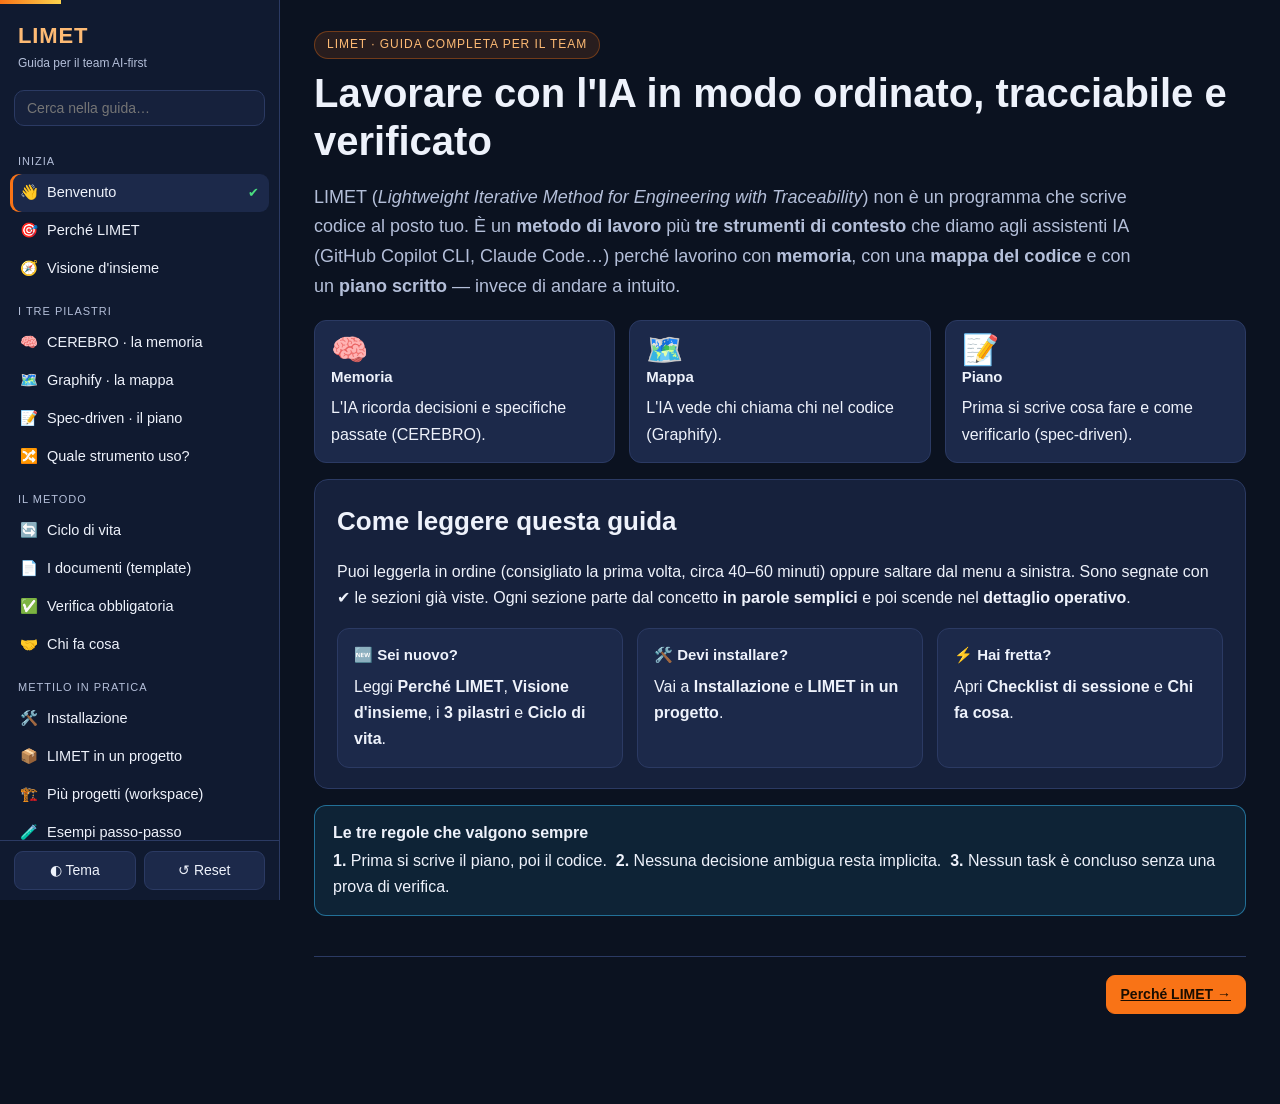
<file: guida-team/index.html>
<!DOCTYPE html>
<html lang="it" data-theme="dark">
<head>
<meta charset="UTF-8">
<meta name="viewport" content="width=device-width, initial-scale=1.0">
<title>LIMET — Guida per il team AI-first</title>
<link rel="stylesheet" href="assets/style.css">
</head>
<body>
<div id="progress"></div>
<button id="burger" aria-label="Menu">☰</button>
<aside id="side">
  <div class="brand"><b>LIMET</b><small>Guida per il team AI-first</small></div>
  <input id="q" type="search" placeholder="Cerca nella guida…" aria-label="Cerca">
  <nav id="nav"></nav>
  <div class="sidefoot">
    <button class="b" id="theme" title="Tema chiaro/scuro">◐ Tema</button>
    <button class="b" id="reset" title="Azzera i dati salvati">↺ Reset</button>
  </div>
</aside>

<main>

<!-- ============ 1. BENVENUTO ============ -->
<section class="page" id="benvenuto" data-title="Benvenuto" data-ico="👋" data-grp="Inizia">
  <span class="kicker">LIMET · guida completa per il team</span>
  <h1>Lavorare con l'IA in modo ordinato, tracciabile e verificato</h1>
  <p class="lead">LIMET (<i>Lightweight Iterative Method for Engineering with Traceability</i>) non è un programma che scrive codice al posto tuo.
    È un <b>metodo di lavoro</b> più <b>tre strumenti di contesto</b> che diamo agli assistenti IA (GitHub Copilot CLI, Claude Code…) perché lavorino
    con <b>memoria</b>, con una <b>mappa del codice</b> e con un <b>piano scritto</b> — invece di andare a intuito.</p>

  <div class="grid g3">
    <div class="mini"><div class="big">🧠</div><h4>Memoria</h4>L'IA ricorda decisioni e specifiche passate (CEREBRO).</div>
    <div class="mini"><div class="big">🗺️</div><h4>Mappa</h4>L'IA vede chi chiama chi nel codice (Graphify).</div>
    <div class="mini"><div class="big">📝</div><h4>Piano</h4>Prima si scrive cosa fare e come verificarlo (spec-driven).</div>
  </div>

  <div class="card">
    <h2 style="margin-top:0">Come leggere questa guida</h2>
    <p>Puoi leggerla in ordine (consigliato la prima volta, circa 40–60 minuti) oppure saltare dal menu a sinistra. Sono segnate con ✔ le sezioni già viste. Ogni sezione parte dal concetto <b>in parole semplici</b> e poi scende nel <b>dettaglio operativo</b>.</p>
    <div class="grid g3">
      <div class="mini"><h4>🆕 Sei nuovo?</h4>Leggi <b>Perché LIMET</b>, <b>Visione d'insieme</b>, i <b>3 pilastri</b> e <b>Ciclo di vita</b>.</div>
      <div class="mini"><h4>🛠️ Devi installare?</h4>Vai a <b>Installazione</b> e <b>LIMET in un progetto</b>.</div>
      <div class="mini"><h4>⚡ Hai fretta?</h4>Apri <b>Checklist di sessione</b> e <b>Chi fa cosa</b>.</div>
    </div>
  </div>

  <div class="callout info"><b class="t">Le tre regole che valgono sempre</b>
    <b>1.</b> Prima si scrive il piano, poi il codice. &nbsp;<b>2.</b> Nessuna decisione ambigua resta implicita. &nbsp;<b>3.</b> Nessun task è concluso senza una prova di verifica.</div>
</section>

<!-- ============ 2. PERCHE ============ -->
<section class="page" id="perche" data-title="Perché LIMET" data-ico="🎯" data-grp="Inizia">
  <span class="kicker">Il problema</span>
  <h1>Perché serve un metodo, non solo un buon assistente IA</h1>
  <p class="lead">Gli assistenti IA scrivono codice molto bene. Ma di base hanno tre limiti strutturali che nessun prompt brillante risolve.</p>

  <div class="grid g3">
    <div class="mini"><div class="big">🫥</div><h4>Non ricordano</h4>Ogni conversazione riparte da zero: decisioni, motivazioni e vincoli già discussi vanno ri-spiegati.</div>
    <div class="mini"><div class="big">🔭</div><h4>Non vedono tutto</h4>Leggono pezzi di codice, non l'intero progetto: possono toccare una funzione senza sapere chi altro la usa.</div>
    <div class="mini"><div class="big">🎲</div><h4>Indovinano</h4>Danno risposte plausibili anche quando non sanno: il rischio è un errore che sembra corretto.</div>
  </div>

  <figure>
  <svg viewBox="0 0 900 330" role="img" aria-label="Confronto senza e con LIMET">
    <text x="225" y="36" text-anchor="middle" font-size="22" class="tt" style="fill:var(--red)">✗ Senza LIMET</text>
    <text x="675" y="36" text-anchor="middle" font-size="22" class="tt" style="fill:var(--green)">✓ Con LIMET</text>
    <line x1="450" y1="20" x2="450" y2="310" class="ln" stroke-dasharray="6 6"/>
    <g font-size="17">
      <rect x="30" y="56" width="390" height="44" rx="10" class="box"/><text x="225" y="84" text-anchor="middle">Richiesta all'IA</text>
      <rect x="30" y="118" width="390" height="44" rx="10" class="box"/><text x="225" y="146" text-anchor="middle">L'IA "indovina" leggendo il codice</text>
      <rect x="30" y="180" width="390" height="44" rx="10" class="box"/><text x="225" y="208" text-anchor="middle">Risposta plausibile, forse sbagliata</text>
      <rect x="30" y="242" width="390" height="44" rx="10" style="fill:rgba(248,113,113,.15);stroke:var(--red);stroke-width:2"/><text x="225" y="270" text-anchor="middle">Bug scoperto tardi, contesto perso</text>
      <path d="M225 100v18M225 162v18M225 224v18" class="ln"/>

      <rect x="480" y="56" width="390" height="44" rx="10" class="box"/><text x="675" y="84" text-anchor="middle">Richiesta + piano scritto</text>
      <rect x="480" y="118" width="390" height="44" rx="10" class="box"/><text x="675" y="146" text-anchor="middle">Memoria + mappa del codice</text>
      <rect x="480" y="180" width="390" height="44" rx="10" class="box"/><text x="675" y="208" text-anchor="middle">Modifica nel perimetro approvato</text>
      <rect x="480" y="242" width="390" height="44" rx="10" style="fill:rgba(74,222,128,.15);stroke:var(--green);stroke-width:2"/><text x="675" y="270" text-anchor="middle">Verificata e archiviata</text>
      <path d="M675 100v18M675 162v18M675 224v18" class="hl"/>
    </g>
  </svg>
  <figcaption>Stesso assistente, stesso modello: cambia il contesto che gli forniamo e il processo che seguiamo.</figcaption></figure>

  <h2>Cosa guadagna il team</h2>
  <div class="grid g2">
    <div class="card"><h3 style="margin-top:0">⏱️ Meno tempo perso</h3>Il contesto non si ri-spiega a ogni sessione: si interroga la memoria condivisa.</div>
    <div class="card"><h3 style="margin-top:0">🛡️ Meno regressioni</h3>Prima di modificare si sa "chi altro la usa" e come si verifica che funzioni.</div>
    <div class="card"><h3 style="margin-top:0">📚 Decisioni tracciate</h3>Ogni scelta ha risposta e data scritte: non vive solo nella testa di qualcuno.</div>
    <div class="card"><h3 style="margin-top:0">🤝 Onboarding rapido</h3>Un collega (o un nuovo agente) si aggiorna leggendo i documenti, non rifacendo tutto da zero.</div>
  </div>

  <div class="callout warn"><b class="t">Cosa LIMET NON è</b>
    Non è un tool che "automatizza" gli sviluppatori. Non esegue build, test, commit o deploy al posto tuo. Non è legato a un prodotto specifico: funziona anche se qualche strumento manca (vedi <i>Anti-pattern e degradazione</i>).</div>
</section>

<!-- ============ 3. VISIONE ============ -->
<section class="page" id="visione" data-title="Visione d'insieme" data-ico="🧭" data-grp="Inizia">
  <span class="kicker">Il quadro generale</span>
  <h1>Tutti i pezzi di LIMET in una pagina</h1>
  <p class="lead">Al centro c'è l'agente IA. Intorno, tre fonti di contesto lo informano; sopra, il metodo spec-driven gli dà un binario da seguire; tu decidi, approvi ed esegui le azioni con effetti reali.</p>

  <figure>
  <svg viewBox="0 0 920 560" role="img" aria-label="Schema generale LIMET">
    <defs><marker id="ar" markerWidth="10" markerHeight="10" refX="8" refY="5" orient="auto"><path d="M0 0L10 5L0 10z" style="fill:var(--accent)"/></marker></defs>
    <!-- metodo -->
    <rect x="20" y="14" width="880" height="64" rx="14" style="fill:rgba(74,222,128,.13);stroke:var(--green);stroke-width:2.5"/>
    <text x="460" y="42" text-anchor="middle" font-size="20" class="tt">📝 Metodo spec-driven (il binario)</text>
    <text x="460" y="66" text-anchor="middle" font-size="15" class="dim">Proposta → Revisione → Task → Applicazione → Verifica → Archiviazione</text>
    <!-- fonti -->
    <g font-size="17">
    <rect x="20" y="170" width="250" height="150" rx="14" style="fill:rgba(56,189,248,.12);stroke:var(--blue);stroke-width:2.5"/>
    <text x="145" y="205" text-anchor="middle" font-size="21" class="tt">🧠 CEREBRO</text>
    <text x="145" y="232" text-anchor="middle">Memoria documentale</text>
    <text x="145" y="256" text-anchor="middle" class="dim">"Perché? Cosa dice la spec?"</text>
    <text x="145" y="290" text-anchor="middle" class="dim" font-size="14">Qdrant + Ollama (locale)</text>

    <rect x="650" y="170" width="250" height="150" rx="14" style="fill:rgba(192,132,252,.12);stroke:var(--purple);stroke-width:2.5"/>
    <text x="775" y="205" text-anchor="middle" font-size="21" class="tt">🗺️ Graphify</text>
    <text x="775" y="232" text-anchor="middle">Mappa del codice</text>
    <text x="775" y="256" text-anchor="middle" class="dim">"Dove? Chi lo chiama?"</text>
    <text x="775" y="290" text-anchor="middle" class="dim" font-size="14">Analisi AST (locale)</text>

    <rect x="335" y="130" width="250" height="230" rx="18" style="fill:rgba(249,115,22,.15);stroke:var(--accent);stroke-width:3"/>
    <text x="460" y="190" text-anchor="middle" font-size="42">🤖</text>
    <text x="460" y="232" text-anchor="middle" font-size="22" class="tt">Agente IA</text>
    <text x="460" y="260" text-anchor="middle" class="dim">Copilot CLI · Claude Code</text>
    <text x="460" y="300" text-anchor="middle" font-size="14" class="dim">istruito da AGENTS.md</text>
    <text x="460" y="322" text-anchor="middle" font-size="14" class="dim">(blocco LIMET)</text>
    </g>
    <path d="M270 245H335" class="hl" marker-end="url(#ar)"/>
    <path d="M650 245H585" class="hl" marker-end="url(#ar)"/>
    <!-- dati -->
    <rect x="335" y="430" width="250" height="96" rx="14" class="box" stroke-dasharray="7 5"/>
    <text x="460" y="466" text-anchor="middle" font-size="18" class="tt">🔎 Dati reali (read-only)</text>
    <text x="460" y="492" text-anchor="middle" font-size="14" class="dim">DB, log, API — opzionale</text>
    <path d="M460 430V360" class="hl" marker-end="url(#ar)" stroke-dasharray="7 5"/>
    <!-- umano -->
    <rect x="20" y="420" width="250" height="116" rx="14" style="fill:rgba(252,211,77,.12);stroke:var(--yellow);stroke-width:2.5"/>
    <text x="145" y="455" text-anchor="middle" font-size="19" class="tt">👤 Tu</text>
    <text x="145" y="482" text-anchor="middle" font-size="15">Decidi · approvi</text>
    <text x="145" y="504" text-anchor="middle" font-size="15">Build · test · commit · re-index</text>
    <path d="M270 470H335" class="ln" stroke-dasharray="3 6"/>
    <rect x="650" y="420" width="250" height="116" rx="14" class="box"/>
    <text x="775" y="455" text-anchor="middle" font-size="19" class="tt">📁 Il progetto</text>
    <text x="775" y="482" text-anchor="middle" font-size="15" class="dim">codice · docs-limet/</text>
    <text x="775" y="504" text-anchor="middle" font-size="15" class="dim">limet/changes · limet/archive</text>
    <path d="M585 470H650" class="ln" stroke-dasharray="3 6"/>
    <path d="M460 78V130" class="hl" marker-end="url(#ar)"/>
  </svg>
  <figcaption>Le frecce arancioni sono flussi di contesto verso l'agente; quelle tratteggiate sono canali opzionali o azioni umane.</figcaption></figure>

  <h2>Un esempio in 3 mosse</h2>
  <p>Richiesta: <i>«Vogliamo poter riassegnare una pratica a un altro ente.»</i></p>
  <ol class="steps">
    <li><b>Graphify — dove vive oggi la logica di assegnazione?</b>L'agente trova funzioni, classi e dipendenze reali, senza leggere l'intero repository.</li>
    <li><b>CEREBRO — cosa è già stato deciso?</b>Recupera vincoli e specifiche passate (es. ruoli ammessi) e li cita.</li>
    <li><b>Spec-driven — si scrive il piano</b>Proposta + task + strategia di verifica; tu approvi; solo dopo si implementa, passo per passo.</li>
  </ol>
</section>

<!-- ============ 4. CEREBRO ============ -->
<section class="page" id="cerebro" data-title="CEREBRO · la memoria" data-ico="🧠" data-grp="I tre pilastri">
  <span class="kicker">Pilastro 1</span>
  <h1>CEREBRO — la memoria del progetto</h1>
  <p class="lead">Tecnicamente è un sistema <b>RAG</b> (<i>Retrieval-Augmented Generation</i>) basato su un <b>database vettoriale</b>. In pratica: la documentazione di progetto diventa interrogabile <b>in italiano normale</b>.</p>

  <div class="analogy">💡 <b>Analogia.</b> Un bibliotecario che ha letto <i>ogni</i> documento scritto sul progetto. Non gli chiedi "cerca la parola X": gli chiedi <i>"perché abbiamo bloccato la riassegnazione a certi ruoli?"</i> e ti porta al paragrafo giusto, anche se quel documento usa parole diverse.</div>

  <h2>Come funziona, senza gergo</h2>
  <ol class="steps">
    <li><b>Si leggono i documenti</b>Formati supportati: <code>.md .txt .pdf .docx .xlsx .pptx .html</code>.</li>
    <li><b>Si spezzano in frammenti (chunk)</b>Paragrafi di dimensione gestibile.</li>
    <li><b>Ogni frammento diventa un "codice di significato"</b>Un modello di embedding locale (Ollama, <code>nomic-embed-text</code>) lo trasforma in un vettore numerico.</li>
    <li><b>I vettori vanno in Qdrant</b>Una collection isolata per progetto: <code>CRB_&lt;slug&gt;</code>. Nessuna contaminazione tra progetti.</li>
    <li><b>Quando chiedi, anche la domanda diventa un vettore</b>Si recuperano i frammenti più vicini <i>per significato</i> e l'agente li usa citando la fonte.</li>
  </ol>

  <h2>Perché "vettoriale"? Un solo concetto da ricordare</h2>
  <p>Un motore tradizionale trova solo corrispondenze <b>esatte di testo</b>. Un database vettoriale confronta il <b>significato</b>: frasi simili finiscono "vicine" in uno spazio numerico.</p>

  <figure>
  <svg viewBox="0 0 900 430" role="img" aria-label="Spazio dei significati">
      <rect x="10" y="10" width="880" height="410" rx="14" class="box" style="fill:var(--card2)"/>
    <text x="30" y="40" font-size="16" class="dim">Spazio dei significati (semplificato in 2 dimensioni)</text>
    <!-- cluster permessi -->
    <ellipse cx="270" cy="210" rx="190" ry="110" style="fill:rgba(56,189,248,.12);stroke:var(--blue);stroke-width:2;stroke-dasharray:6 5"/>
    <g font-size="16"><circle cx="170" cy="180" r="8" style="fill:var(--blue)"/><text x="185" y="175">ruoli e autorizzazioni</text>
    <circle cx="300" cy="250" r="8" style="fill:var(--blue)"/><text x="170" y="285">permessi utente</text>
    <circle cx="340" cy="190" r="8" style="fill:var(--blue)"/><text x="352" y="198">accesso negato per profilo</text>
    <!-- altri cluster -->
    <circle cx="690" cy="110" r="8" style="fill:var(--purple)"/><text x="590" y="95">generazione PDF</text>
    <circle cx="740" cy="160" r="8" style="fill:var(--purple)"/><text x="680" y="190">export CSV</text>
    <circle cx="700" cy="310" r="8" style="fill:var(--green)"/><text x="590" y="340">notifiche e-mail</text>
    <circle cx="780" cy="280" r="8" style="fill:var(--green)"/><text x="720" y="260">avvisi di cambio stato</text></g>
    <!-- query -->
    <text x="448" y="296" font-size="38" style="fill:var(--accent)">★</text>
    <text x="420" y="378" font-size="16" class="tt" style="fill:var(--accent2)">La tua domanda:</text>
        <text x="420" y="400" font-size="16" style="fill:var(--accent2)">"chi può riassegnare una pratica?"</text>
    <path d="M440 285L335 255" class="hl" stroke-dasharray="5 4"/>
    <text x="355" y="330" font-size="14" class="dim">trova i frammenti vicini</text>
  </svg>
  <figcaption>La domanda non contiene le parole "ruoli" o "autorizzazioni", ma ha un significato vicino a quel gruppo di frammenti: è ciò che il bibliotecario ti restituisce.</figcaption></figure>

  <div class="grid g2">
    <div class="mini"><h4 style="color:var(--red)">✗ Ricerca testuale classica</h4>Cerchi "permessi utente": trovi solo documenti che contengono proprio quelle parole. Se la spec dice "ruoli e autorizzazioni", la perdi.</div>
    <div class="mini"><h4 style="color:var(--green)">✓ Ricerca semantica (CEREBRO)</h4>Trova anche "ruoli e autorizzazioni" perché il significato è vicino, e ti dà il frammento con il nome del file sorgente.</div>
  </div>

  <h2>A cosa serve concretamente</h2>
  <ul class="ck">
    <li>L'agente risponde a "perché è stato fatto così" <b>citando il documento</b>, non inventando.</li>
    <li>Le decisioni di mesi fa (anche su un altro modulo) tornano disponibili in secondi.</li>
    <li>Nuovi colleghi e nuovi agenti si aggiornano dalla stessa memoria condivisa.</li>
    <li><b>100% locale</b>: nessuna chiamata cloud, nessuna API key, i documenti non lasciano la macchina.</li>
  </ul>

  <h2>Come lo interroghi</h2>
  <div class="cmd">python &lt;CEREBRO&gt;\scripts\query_qdrant.py --project &lt;slug&gt; search "perché la riassegnazione è limitata?" --limit 5</div>
  <p>Oppure, senza digitare nulla: il server MCP <code>limet_search</code> (si registra una volta per tool) fa interrogare i documenti in modo trasparente a Copilot CLI e Claude Code.</p>

  <div class="callout info"><b class="t">Cosa viene indicizzato</b>
    <code>docs-limet/</code> (documentazione della codebase, ricorsiva), <code>limet/changes/</code> e <code>limet/archive/</code> (i documenti LIMET). Sono esclusi solo <code>docs-limet/_templates/</code> e <code>.obsidian/</code>. Gli aggiornamenti sono <i>upsert</i> deterministici: nessun duplicato.</div>
  <div class="callout warn"><b class="t">Importante</b>Un documento non ancora indicizzato non è "invisibile": l'agente può leggerlo dai file locali. Ma il Re-index (lo lanci tu) lo rende ricercabile per significato.</div>
</section>

<!-- ============ 5. GRAPHIFY ============ -->
<section class="page" id="graphify" data-title="Graphify · la mappa" data-ico="🗺️" data-grp="I tre pilastri">
  <span class="kicker">Pilastro 2</span>
  <h1>Graphify — la mappa delle relazioni nel codice</h1>
  <p class="lead">Analizza il codice e costruisce un <b>grafo</b>: chi chiama chi, chi dipende da chi. Non cerca testo: ne capisce la <b>struttura</b>.</p>

  <div class="analogy">💡 <b>Analogia.</b> La differenza tra <b>Ctrl+F su un elenco telefonico</b> (trovi solo righe con quelle lettere) e <b>Google Maps</b> (sa come le strade sono collegate e ti dice il percorso).</div>

  <h2>Ricerca testuale vs grafo</h2>
  <figure>
  <svg viewBox="0 0 900 380" role="img" aria-label="grep contro grafo">
    <text x="215" y="34" text-anchor="middle" font-size="20" class="tt" style="fill:var(--red)">✗ Ricerca testuale (grep)</text>
    <text x="685" y="34" text-anchor="middle" font-size="20" class="tt" style="fill:var(--green)">✓ Grafo (Graphify)</text>
    <line x1="450" y1="18" x2="450" y2="360" class="ln" stroke-dasharray="6 6"/>
    <g font-family="Consolas,monospace" font-size="14">
      <rect x="20" y="52" width="400" height="296" rx="12" class="box"/>
      <text x="34" y="82">Servizio.java:41  calcolaRata(x)</text>
      <text x="34" y="110" class="dim">// vedi calcolaRata() per il piano</text>
      <text x="34" y="138">Report.java:9   calcolaRata2()</text>
      <text x="34" y="166" class="dim">README.md:20  "usa calcolaRata"</text>
      <text x="34" y="194">Test.java:77  assertEquals(calcolaRata…</text>
      <text x="34" y="222" class="dim">Legacy.java:5 // calcolaRata rimossa</text>
    </g>
    <text x="34" y="262" font-size="15" style="fill:var(--red)">• mescola commenti, nomi simili, test</text>
    <text x="34" y="288" font-size="15" style="fill:var(--red)">• non vede le chiamate indirette</text>
    <text x="34" y="314" font-size="15" style="fill:var(--red)">• non dice "cosa si rompe se la cambio"</text>
    <!-- grafo -->
    <g font-size="15">
      <rect x="500" y="70" width="150" height="40" rx="10" class="box"/><text x="575" y="96" text-anchor="middle">ContrattoService</text>
      <rect x="720" y="70" width="150" height="40" rx="10" class="box"/><text x="795" y="96" text-anchor="middle">ReportBatch</text>
      <rect x="610" y="170" width="170" height="48" rx="12" style="fill:rgba(249,115,22,.2);stroke:var(--accent);stroke-width:3"/><text x="695" y="200" text-anchor="middle" class="tt">calcolaRata()</text>
      <rect x="500" y="280" width="150" height="40" rx="10" class="box"/><text x="575" y="306" text-anchor="middle">TassoRepository</text>
      <rect x="720" y="280" width="150" height="40" rx="10" class="box"/><text x="795" y="306" text-anchor="middle">Arrotondamenti</text>
    </g>
    <g class="hl" style="stroke-width:2.5"><path d="M575 110L650 170" marker-end="url(#ar2)"/><path d="M795 110L740 170" marker-end="url(#ar2)"/><path d="M660 218L590 280" marker-end="url(#ar2)"/><path d="M730 218L780 280" marker-end="url(#ar2)"/></g>
    <defs><marker id="ar2" markerWidth="9" markerHeight="9" refX="7" refY="4.5" orient="auto"><path d="M0 0L9 4.5L0 9z" style="fill:var(--accent)"/></marker></defs>
    <text x="475" y="150" font-size="14" class="dim">chiamanti (2)</text>
    <text x="475" y="255" font-size="14" class="dim">dipendenze (2)</text>
    <text x="685" y="352" text-anchor="middle" font-size="15" style="fill:var(--green)">Sai esattamente chi la usa e da cosa dipende</text>
  </svg>
  <figcaption>Il grafo mostra solo relazioni reali. Prima di modificare una funzione condivisa, sai subito l'impatto.</figcaption></figure>

  <h2>Cosa genera e come lo usi</h2>
  <p>Nella root del progetto crea la cartella <code>graphify-out/</code> con <code>graph.json</code> (per le macchine), <code>graph.html</code> (grafo interattivo da aprire nel browser) e <code>GRAPH_REPORT.md</code> (report architetturale in linguaggio naturale).</p>
  <div class="tablewrap"><table>
    <tr><th>Domanda</th><th>Comando</th></tr>
    <tr><td>Relazione/dipendenze in linguaggio naturale</td><td><code>graphify query "cosa collega ClasseA a ClasseB?"</code></td></tr>
    <tr><td>Spiegami un simbolo</td><td><code>graphify explain "NomeClasse"</code></td></tr>
    <tr><td>Percorso tra due simboli</td><td><code>graphify path "ClasseA" "ClasseB"</code></td></tr>
    <tr><td>Aggiorna dopo modifiche al codice</td><td><code>graphify update .</code></td></tr>
  </table></div>

  <ul class="ck">
    <li><b>Costo quasi nullo</b>: è analisi locale (AST), non richiede chiamate a un modello IA esterno.</li>
    <li>Meno regressioni: si sa "chi altro la usa" prima di toccare qualcosa.</li>
    <li>Analizzare un flusso su più moduli (frontend → backend) diventa rapido e affidabile.</li>
  </ul>
  <div class="callout info"><b class="t">Separazione delle responsabilità</b>Graphify copre <b>solo il codice</b>, CEREBRO <b>solo la documentazione</b>. Per questo <code>docs-limet/</code> viene esclusa da Graphify tramite <code>.graphifyignore</code> (lo script la genera già così).</div>
  <p class="sticky-note">AST = <i>Abstract Syntax Tree</i>, lo "scheletro grammaticale" del codice: funzioni, classi, chiamate.</p>
</section>

<!-- ============ 6. SPEC DRIVEN ============ -->
<section class="page" id="spec" data-title="Spec-driven · il piano" data-ico="📝" data-grp="I tre pilastri">
  <span class="kicker">Pilastro 3</span>
  <h1>Approccio spec-driven — il "contratto" scritto prima di agire</h1>
  <p class="lead">Prima di modificare codice non banale si scrive <b>cosa</b> si vuole ottenere, <b>perché</b> e <b>come</b> si verificherà. È l'opposto del <i>vibe coding</i>: procedere a tentativi, fidandosi dell'intuito del momento.</p>

  <div class="analogy">💡 <b>Analogia.</b> Aggiungere una stanza a casa <b>senza disegni</b>, sperando che si incastri, oppure con un <b>progetto approvato</b> dall'architetto. Costa 10 minuti in più all'inizio ed evita di abbattere un muro dopo.</div>

  <div class="grid g2">
    <div class="mini"><h4 style="color:var(--red)">✗ Vibe-driven</h4>Si parte dal codice, si decide strada facendo, il "perché" resta nella chat. Dopo un mese nessuno ricorda cosa è stato scelto e perché.</div>
    <div class="mini"><h4 style="color:var(--green)">✓ Spec-driven</h4>Si scrive il piano, lo si approva, si implementa a passi piccoli con verifica. Il documento è la <b>fonte di verità condivisa</b> tra te e l'agente.</div>
  </div>

  <h2>I cinque principi del manuale</h2>
  <div class="grid g2">
    <div class="card"><h3 style="margin-top:0">1 · Spec-driven, non vibe-driven</h3>Il documento di piano è la fonte di verità, non il contesto implicito della conversazione.</div>
    <div class="card"><h3 style="margin-top:0">2 · Tracciabilità delle decisioni</h3>Ogni ambiguità è una <b>domanda contestuale</b> con risposta e data. Se si deve procedere senza risposta, si dichiara l'assunzione e il suo rischio.</div>
    <div class="card"><h3 style="margin-top:0">3 · Scrivere ≠ eseguire</h3>L'agente propone modifiche e comandi; <b>build, test, commit, push, migrazioni e deploy</b> li esegui tu (o la pipeline).</div>
    <div class="card"><h3 style="margin-top:0">4 · Aggiornamento a ritroso</h3>A lavoro finito si aggiunge una sezione datata "Esito implementazione". Non si riscrive la storia, la si completa. Il <b>registro modifiche</b> si compila <i>mentre</i> si modifica.</div>
  </div>
  <div class="card" style="border-color:var(--accent)"><h3 style="margin-top:0">5 · Nessun task è concluso senza verifica <span class="chip red">vincolante</span></h3>Ogni task deve prevedere <b>unit test</b> e, quando serve, un <b>piano e2e</b> ripetibile da chiunque. Un "non applicabile" è accettato solo se motivato per iscritto (es. solo commenti o rinomine interne). Dettagli nella sezione <i>Verifica obbligatoria</i>.</div>

  <h2>Cosa ottieni</h2>
  <ul class="ck">
    <li>Puoi <b>rivedere il piano prima</b> di spendere tempo e budget in un'implementazione sbagliata.</li>
    <li>Chiunque (manager, collega, altro agente) capisce una modifica passata leggendo un documento.</li>
    <li>Riduce le regressioni "silenziose": ogni modifica ha una strategia di verifica obbligatoria.</li>
    <li>Ispirato ai flussi di <i>change proposal</i> come OpenSpec, ma indipendente dagli strumenti e con una fase di verifica esplicita.</li>
  </ul>

  <h2>Stati dei documenti e dei task</h2>
  <figure>
  <svg viewBox="0 0 900 250" role="img" aria-label="Stati documenti e task">
    <defs><marker id="ar3" markerWidth="9" markerHeight="9" refX="7" refY="4.5" orient="auto"><path d="M0 0L9 4.5L0 9z" style="fill:var(--accent)"/></marker></defs>
    <text x="20" y="28" font-size="16" class="tt dim">Documento</text>
    <g font-size="16" text-anchor="middle">
      <rect x="20" y="40" width="150" height="46" rx="23" class="box"/><text x="95" y="69">DRAFT</text>
      <rect x="250" y="40" width="150" height="46" rx="23" class="box"/><text x="325" y="69">APPROVATO</text>
      <rect x="480" y="40" width="150" height="46" rx="23" class="box"/><text x="555" y="69">IN CORSO</text>
      <rect x="710" y="40" width="170" height="46" rx="23" style="fill:rgba(74,222,128,.18);stroke:var(--green);stroke-width:2"/><text x="795" y="69">COMPLETATO</text>
    </g>
    <path d="M170 63H250M400 63H480M630 63H710" class="hl" marker-end="url(#ar3)"/>
    <text x="20" y="140" font-size="16" class="tt dim">Task</text>
    <g font-size="16" text-anchor="middle">
      <rect x="20" y="152" width="150" height="46" rx="23" class="box"/><text x="95" y="181">pending</text>
      <rect x="250" y="152" width="150" height="46" rx="23" class="box"/><text x="325" y="181">in_progress</text>
      <rect x="480" y="152" width="150" height="46" rx="23" style="fill:rgba(74,222,128,.18);stroke:var(--green);stroke-width:2"/><text x="555" y="181">done</text>
      <rect x="250" y="210" width="150" height="34" rx="17" style="fill:rgba(248,113,113,.15);stroke:var(--red);stroke-width:2"/><text x="325" y="233" font-size="14">blocked + motivo</text>
    </g>
    <path d="M170 175H250M400 175H480" class="hl" marker-end="url(#ar3)"/>
    <text x="650" y="168" font-size="15" class="dim">done solo con test verde,</text>
    <text x="650" y="190" font-size="15" class="dim">registrato con data e ora</text>
    <text x="650" y="212" font-size="15" class="dim">AAAA-MM-GG HH:MM</text>
  </svg>
  <figcaption>Le date sono sempre nel formato <code>YYYY-MM-DD</code>; per il passaggio a <code>done</code> si aggiunge anche l'ora.</figcaption></figure>
</section>

<!-- ============ 7. SCEGLI STRUMENTO ============ -->
<section class="page" id="scegli" data-title="Quale strumento uso?" data-ico="🔀" data-grp="I tre pilastri">
  <span class="kicker">Criterio di combinazione</span>
  <h1>Quale fonte di contesto devo usare?</h1>
  <p class="lead">Non vanno usate a caso: la domanda determina lo strumento. Prova il selettore qui sotto.</p>

  <div class="card"><div id="toolpick"></div><div id="toolres"></div></div>

  <h2>Le regole in sintesi</h2>
  <ol class="steps">
    <li><b>"Dove / come è implementato?"</b>→ Graphify per primo (costo quasi nullo).</li>
    <li><b>"Perché / qual è la specifica?"</b>→ CEREBRO.</li>
    <li><b>Flusso end-to-end o più moduli</b>→ prima Graphify, poi CEREBRO, <i>incrocia</i> i risultati, poi scrivi il piano.</li>
    <li><b>Verificare uno stato reale</b>→ accesso dati <b>read-only</b>.</li>
    <li><b>Non ripetere</b> una ricerca se il contesto è già stato recuperato nella stessa sessione (spreco di tempo e token).</li>
  </ol>
  <div class="callout ok"><b class="t">Se uno strumento manca</b>LIMET degrada con grazia: CEREBRO → ricerca full-text manuale nei docs; Graphify → grep/ricerca per simbolo; dati reali → una query manuale in sola lettura. Tracciabilità e verifica restano identiche.</div>
</section>

<!-- ============ 8. CICLO ============ -->
<section class="page" id="ciclo" data-title="Ciclo di vita" data-ico="🔄" data-grp="Il metodo">
  <span class="kicker">Il metodo</span>
  <h1>Il ciclo di vita di una modifica</h1>
  <p class="lead">Ogni bug fix o feature attraversa le stesse fasi. Sono <b>fluide</b>, non rigide: se emerge un'informazione nuova si torna indietro. Clicca una fase per vedere scopo, modo di lavoro e documenti.</p>

  <figure>
  <svg viewBox="0 0 920 210" role="img" aria-label="Ciclo di vita">
    <defs><marker id="ar4" markerWidth="9" markerHeight="9" refX="7" refY="4.5" orient="auto"><path d="M0 0L9 4.5L0 9z" style="fill:var(--accent)"/></marker></defs>
    <g font-size="15" text-anchor="middle">
      <g><circle cx="60" cy="80" r="38" class="box" stroke-dasharray="5 4"/><text x="60" y="76" class="tt">0</text><text x="60" y="96" font-size="12">Esplora</text></g>
      <g><circle cx="190" cy="80" r="38" class="box"/><text x="190" y="76" class="tt">1</text><text x="190" y="96" font-size="12">Proposta</text></g>
      <g><circle cx="320" cy="80" r="38" style="fill:rgba(252,211,77,.2);stroke:var(--yellow);stroke-width:3"/><text x="320" y="76" class="tt">2</text><text x="320" y="96" font-size="12">Revisione</text></g>
      <g><circle cx="450" cy="80" r="38" class="box"/><text x="450" y="76" class="tt">3</text><text x="450" y="96" font-size="12">Task</text></g>
      <g><circle cx="580" cy="80" r="38" class="box"/><text x="580" y="76" class="tt">4</text><text x="580" y="96" font-size="12">Applica</text></g>
      <g><circle cx="710" cy="80" r="38" style="fill:rgba(74,222,128,.2);stroke:var(--green);stroke-width:3"/><text x="710" y="76" class="tt">5</text><text x="710" y="96" font-size="12">Verifica</text></g>
      <g><circle cx="840" cy="80" r="38" class="box" stroke-dasharray="5 4"/><text x="840" y="76" class="tt">6</text><text x="840" y="96" font-size="12">Comunica</text></g>
    </g>
    <path d="M98 80H152M228 80H282M358 80H412M488 80H542M618 80H672M748 80H802" class="hl" marker-end="url(#ar4)"/>
    <path d="M840 118C840 190 190 190 190 120" class="ln" stroke-dasharray="6 6" marker-end="url(#ar4)"/>
    <text x="520" y="186" text-anchor="middle" font-size="14" class="dim">Archiviazione (7) · e se serve si torna indietro</text>
    <text x="320" y="40" text-anchor="middle" font-size="13" style="fill:var(--yellow)">decide l'umano</text>
    <text x="710" y="40" text-anchor="middle" font-size="13" style="fill:var(--green)">obbligatoria</text>
  </svg>
  <figcaption>Giallo = punto di decisione umana. Verde = fase che non si può saltare. Tratteggiato = opzionale.</figcaption></figure>

  <div class="phases" id="phases"></div>
  <div class="card" id="phaseBody"></div>

  <div class="callout info"><b class="t">Convenzione di cartella</b>Ogni modifica vive in <code>limet/changes/NNNN-slug-breve/</code> (numero a 4 cifre + slug), per ordine cronologico e univocità. A lavoro concluso passa in <code>limet/archive/NNNN-slug-breve/</code>.</div>
</section>

<!-- ============ 9. DOCUMENTI ============ -->
<section class="page" id="documenti" data-title="I documenti (template)" data-ico="📄" data-grp="Il metodo">
  <span class="kicker">Il metodo</span>
  <h1>I template: quale documento uso e quando</h1>
  <p class="lead">LIMET fornisce 13 template di ciclo di vita, 2 di livello workspace e 2 per documentare la codebase. Non si usano sempre tutti: dipende dal tipo di lavoro.</p>

  <h2>Cosa devo fare?</h2>
  <div class="card"><div class="tabs" id="tplpick"></div><div id="tplres"></div></div>

  <h2>Elenco completo</h2>
  <div class="tablewrap"><table>
    <tr><th>Template</th><th>Risponde a…</th><th>Quando</th></tr>
    <tr><td><code>PLAN</code></td><td>Cosa, perché, come (breve)</td><td>Modifica piccola/media</td></tr>
    <tr><td><code>CHANGE_PROPOSAL</code></td><td><b>Perché</b>: motivazione, impatto</td><td>Modifica ampia</td></tr>
    <tr><td><code>SPEC</code></td><td><b>Cosa</b>: requisiti come scenari dato/quando/allora</td><td>Una per capability toccata</td></tr>
    <tr><td><code>DESIGN</code></td><td><b>Come</b>: scelte tecniche e alternative scartate</td><td>Opzionale, se il come non è ovvio</td></tr>
    <tr><td><code>TASK_LIST</code></td><td>Passi tracciabili + registro modifiche</td><td>Sempre</td></tr>
    <tr><td><code>TASK</code></td><td>Scheda di un task complesso</td><td>Se serve analisi dedicata</td></tr>
    <tr><td><code>BUG_REPORT</code></td><td>Osservato, atteso, riproduzione, causa radice</td><td>Si parte da un difetto</td></tr>
    <tr><td><code>TEST_PLAN</code></td><td>Unit test (e criteri e2e) <i>prima</i> del codice</td><td>Sempre</td></tr>
    <tr><td><code>TEST_EXECUTION</code></td><td>Esito <b>reale</b> dei test</td><td>Dopo l'esecuzione</td></tr>
    <tr><td><code>E2E_VERIFICATION</code></td><td>Checklist manuale end-to-end ripetibile</td><td>Integrazioni, UI, effetti reali</td></tr>
    <tr><td><code>NON_TECHNICAL_SUMMARY</code></td><td>Cosa cambia, per i non tecnici</td><td>Se rilevante</td></tr>
    <tr><td><code>GLOSSARY</code></td><td>Termini di dominio condivisi</td><td>Quando emerge un'ambiguità</td></tr>
    <tr><td><code>ARCHIVE_ENTRY</code></td><td>Congelamento dello storico</td><td>Chiusura</td></tr>
    <tr><td><code>MODULE_MAP</code> · <code>CROSS_PROJECT_CHANGE</code></td><td>Mappa e coordinamento cross-progetto</td><td>Solo workspace</td></tr>
    <tr><td><code>ARCHITECTURE</code> · <code>CONVENTIONS</code></td><td>Panoramica e convenzioni della codebase</td><td>Generati da <code>limet-index</code></td></tr>
  </table></div>
  <div class="callout info"><b class="t">Naming</b>Si usano i nomi dei template in inglese come base; le istanze concrete aggiungono uno slug (es. <code>PLAN_&lt;slug&gt;.md</code>) oppure restano <code>PLAN.md</code> dentro la cartella numerata della modifica.</div>
</section>

<!-- ============ 10. TEST ============ -->
<section class="page" id="test" data-title="Verifica obbligatoria" data-ico="✅" data-grp="Il metodo">
  <span class="kicker">Il principio non negoziabile</span>
  <h1>Nessun task è concluso senza una prova</h1>
  <p class="lead">Ogni task che cambia comportamento deve avere <b>unit test</b> dedicati e, quando servono, un <b>piano e2e</b> passo-passo. Marcare <code>done</code> senza questa sezione compilata non è consentito. Anche un "non applicabile" va motivato.</p>

  <figure>
  <svg viewBox="0 0 900 330" role="img" aria-label="Livelli di verifica">
    <polygon points="450,20 760,310 140,310" style="fill:var(--card2);stroke:var(--border);stroke-width:2"/>
    <polygon points="450,20 530,95 370,95" style="fill:rgba(249,115,22,.3);stroke:var(--accent);stroke-width:2.5"/>
    <polygon points="370,95 530,95 610,170 290,170" style="fill:rgba(56,189,248,.18);stroke:var(--blue);stroke-width:2.5"/>
    <polygon points="290,170 610,170 760,310 140,310" style="fill:rgba(74,222,128,.18);stroke:var(--green);stroke-width:2.5"/>
    <g text-anchor="middle" font-size="17">
      <text x="450" y="76" class="tt">E2E</text>
      <text x="450" y="138" class="tt">Integrazione / pre-post stato</text>
      <text x="450" y="236" class="tt" font-size="21">Unit test</text><text x="450" y="264" class="dim" font-size="15">tanti, veloci, mirati al comportamento</text>
    </g>
    <g font-size="15"><text x="780" y="60" class="dim">pochi, ripetibili da</text><text x="780" y="80" class="dim">chiunque</text>
    <text x="20" y="60" class="dim">integrazioni, UI,</text><text x="20" y="80" class="dim">effetti su sistemi reali</text></g>
  </svg>
  <figcaption>Schema concettuale: la base sono gli unit test; i livelli superiori si aggiungono quando gli unit non bastano a dare fiducia.</figcaption></figure>

  <h2>Unit test: non basta "farli passare"</h2>
  <ul class="ck">
    <li>Verifica se esistono test dell'area toccata: se sì, <b>estendili</b> invece di duplicarli.</li>
    <li>Il test deve <b>fallire se il difetto torna</b> (per un bug: scrivi prima il test di regressione).</li>
    <li>Pianifica in <code>TEST_PLAN</code> prima/durante, registra l'esito reale in <code>TEST_EXECUTION</code> dopo. Può eseguirlo l'utente.</li>
    <li>Con risorse a stato (DB, file, cache): annota lo stato <b>prima</b> e <b>dopo</b> (es. query SQL), non solo la risposta.</li>
  </ul>

  <h2>Autorevisione della qualità del test</h2>
  <div class="callout warn"><b class="t">Criterio di arresto — "sabotaggio mentale"</b>
    Per ogni modifica chiediti: <b>quale singola alterazione plausibile di questo codice NON farebbe fallire nessun test?</b> Se esiste una risposta, manca un test. È l'equivalente mentale del mutation testing.</div>
  <div class="grid g2">
    <div class="mini"><h4>1 · Assert che possono fallire</h4>Un assert che non può fallire da solo è rumore e dà falsa copertura.</div>
    <div class="mini"><h4>2 · Atteso indipendente</h4>Il valore atteso non va letto/calcolato dall'oggetto sotto test (tautologia).</div>
    <div class="mini"><h4>3 · Niente campioni arbitrari</h4>Tutti i casi, oppure un sottoinsieme con criterio di selezione scritto.</div>
    <div class="mini"><h4>4 · Contratto, non solo percorso felice</h4>Cosa promette su input assenti, vuoti, non validi o fuori intervallo.</div>
    <div class="mini"><h4>5 · Ridondanza dichiarata</h4>Un test già implicato da un altro si motiva o si elimina.</div>
    <div class="mini"><h4>6 · Limite dichiarato</h4>Ciò che lo unit non può coprire (schema DB, ambiente) è scritto con il rimando a cosa lo copre.</div>
    <div class="mini"><h4>7 · Nessuno stato condiviso</h4>Niente mutazioni di singleton/cache/dati sporchi: l'esito non dipende dall'ordine.</div>
  </div>

  <h2>Test e2e: quando e come</h2>
  <p>Da prevedere per integrazioni esterne, effetti su sistemi reali, comportamenti dipendenti da ambiente, interfacce utente, timing/concorrenza. Non serve che sia automatizzato, ma deve essere <b>ripetibile da chiunque</b>:</p>
  <div class="grid g3">
    <div class="mini"><h4>Prima</h4>Precondizioni (ambiente, dati) e <b>stato iniziale</b> da controllare.</div>
    <div class="mini"><h4>Durante</h4>Passi numerati, con il <b>risultato atteso per ogni passo</b>.</div>
    <div class="mini"><h4>Dopo</h4>Criteri oggettivi (query, log, risposta), stato finale, <b>rollback</b> se resta stato residuo.</div>
  </div>
  <div class="callout ok"><b class="t">Quando si può omettere</b>Solo per modifiche non comportamentali (commenti, riformattazione, rinomina di variabili interne senza cambi di contratto) — e va scritto esplicitamente.</div>
</section>

<!-- ============ 11. RUOLI ============ -->
<section class="page" id="ruoli" data-title="Chi fa cosa" data-ico="🤝" data-grp="Il metodo">
  <span class="kicker">Responsabilità</span>
  <h1>Agente e persona: chi fa cosa</h1>
  <p class="lead">Il principio è semplice: <b>l'agente scrive e propone, tu decidi ed esegui ciò che ha effetti reali</b>.</p>

  <div class="grid g2">
    <div class="card" style="border-color:var(--accent)"><h3 style="margin-top:0">🤖 L'agente</h3>
      <ul class="ck">
        <li>Raccoglie contesto (Graphify, CEREBRO, dati read-only)</li>
        <li>Scrive piano, spec, task, test plan, documenti</li>
        <li>Modifica il codice nel perimetro approvato</li>
        <li>Compila il registro modifiche mentre lavora</li>
        <li>Registra domande contestuali e assunzioni</li>
        <li>Ti <b>dà il comando</b> di build/test e attende l'esito</li>
        <li>Ti ricorda il Re-index a fine task</li>
      </ul></div>
    <div class="card" style="border-color:var(--yellow)"><h3 style="margin-top:0">👤 Tu</h3>
      <ul class="ck">
        <li><b>Approvi</b> il piano prima del codice</li>
        <li>Rispondi alle domande contestuali</li>
        <li><b>Esegui</b> build e test, incolli l'esito</li>
        <li>Fai <b>commit, push</b>, migrazioni, deploy</li>
        <li>Lanci il <b>Re-index</b> dal Launcher</li>
        <li>Verifichi gli scostamenti dal perimetro</li>
        <li>Decidi quando un task è davvero chiuso</li>
      </ul></div>
  </div>

  <h2>Il "ping-pong" di una verifica</h2>
  <figure>
  <svg viewBox="0 0 900 330" role="img" aria-label="Scambio agente-persona">
    <defs><marker id="ar5" markerWidth="9" markerHeight="9" refX="7" refY="4.5" orient="auto"><path d="M0 0L9 4.5L0 9z" style="fill:var(--accent)"/></marker></defs>
    <g font-size="18" class="tt" text-anchor="middle"><rect x="40" y="10" width="200" height="40" rx="10" style="fill:rgba(249,115,22,.2);stroke:var(--accent);stroke-width:2"/><text x="140" y="37">🤖 Agente</text>
    <rect x="660" y="10" width="200" height="40" rx="10" style="fill:rgba(252,211,77,.2);stroke:var(--yellow);stroke-width:2"/><text x="760" y="37">👤 Tu</text></g>
    <path d="M140 50V320M760 50V320" class="ln" stroke-dasharray="4 6"/>
    <g font-size="15" text-anchor="middle">
      <path d="M140 90H760" class="hl" marker-end="url(#ar5)"/><text x="450" y="82">«Fix pronto. Esegui: ./mvnw test -Dtest=…»</text>
      <path d="M760 150H140" class="hl" marker-end="url(#ar5)"/><text x="450" y="142">«Esito: 1 test rosso (log incollato)»</text>
      <path d="M140 210H760" class="hl" marker-end="url(#ar5)"/><text x="450" y="202">«Causa trovata, correzione, riesegui»</text>
      <path d="M760 270H140" class="hl" marker-end="url(#ar5)"/><text x="450" y="262">«Verde. Registra in TEST_EXECUTION»</text>
    </g>
  </svg>
  <figcaption>Nel frattempo l'agente resta in <b>standby</b>: non prosegue finché l'esito non arriva.</figcaption></figure>

  <div class="callout warn"><b class="t">Azioni che richiedono SEMPRE la tua autorizzazione esplicita</b>commit · push · migrazioni · deploy · comandi distruttivi · build/test (li esegui tu).</div>
</section>

<!-- ============ 12. SETUP ============ -->
<section class="page" id="setup" data-title="Installazione" data-ico="🛠️" data-grp="Mettilo in pratica">
  <span class="kicker">Una tantum per macchina</span>
  <h1>Installare gli strumenti</h1>
  <p class="lead">Servono quattro componenti. Poi la gestione quotidiana si fa dal <b>Launcher web</b>, non dalla riga di comando.</p>

  <figure>
  <svg viewBox="0 0 900 300" role="img" aria-label="Pipeline di indicizzazione">
    <defs><marker id="ar6" markerWidth="9" markerHeight="9" refX="7" refY="4.5" orient="auto"><path d="M0 0L9 4.5L0 9z" style="fill:var(--accent)"/></marker></defs>
    <g font-size="16" text-anchor="middle">
      <rect x="10" y="40" width="150" height="70" rx="12" class="box"/><text x="85" y="70" class="tt">Documenti</text><text x="85" y="92" class="dim" font-size="13">md · pdf · docx…</text>
      <rect x="200" y="40" width="150" height="70" rx="12" class="box"/><text x="275" y="70" class="tt">Chunk</text><text x="275" y="92" class="dim" font-size="13">frammenti</text>
      <rect x="390" y="40" width="160" height="70" rx="12" style="fill:rgba(56,189,248,.15);stroke:var(--blue);stroke-width:2"/><text x="470" y="70" class="tt">Ollama</text><text x="470" y="92" class="dim" font-size="13">nomic-embed-text · :11434</text>
      <rect x="590" y="40" width="150" height="70" rx="12" style="fill:rgba(74,222,128,.15);stroke:var(--green);stroke-width:2"/><text x="665" y="70" class="tt">Qdrant</text><text x="665" y="92" class="dim" font-size="13">CRB_&lt;slug&gt; · :6333</text>
      <rect x="770" y="40" width="120" height="70" rx="12" style="fill:rgba(249,115,22,.15);stroke:var(--accent);stroke-width:2"/><text x="830" y="70" class="tt">Agente</text><text x="830" y="92" class="dim" font-size="13">risponde citando</text>
    </g>
    <path d="M160 75H200M350 75H390M550 75H590M740 75H770" class="hl" marker-end="url(#ar6)"/>
    <g font-size="16" text-anchor="middle">
      <rect x="10" y="170" width="260" height="90" rx="12" style="fill:rgba(192,132,252,.15);stroke:var(--purple);stroke-width:2"/><text x="140" y="203" class="tt">Codice sorgente</text><text x="140" y="228" class="dim" font-size="13">Graphify (AST) → graphify-out/</text>
      <rect x="320" y="170" width="260" height="90" rx="12" class="box"/><text x="450" y="203" class="tt">Launcher LIMET</text><text x="450" y="228" class="dim" font-size="13">127.0.0.1:8799 — Crea · Re-index · Status</text>
      <rect x="630" y="170" width="260" height="90" rx="12" class="box"/><text x="760" y="203" class="tt">AGENTS.md</text><text x="760" y="228" class="dim" font-size="13">istruisce l'agente a usare tutto</text>
    </g>
    <path d="M270 215H320M580 215H630" class="hl" marker-end="url(#ar6)"/>
  </svg>
  <figcaption>I documenti passano da CEREBRO (testo → significato → Qdrant); il codice passa da Graphify. Il Launcher orchestra entrambi.</figcaption></figure>

  <div class="callout info"><b class="t">Prerequisiti</b>Python 3.10+, Docker Desktop (per Qdrant), Ollama, Git. Tutto gira in locale: nessun dato lascia la macchina.</div>

  <ol class="steps">
    <li><b>Qdrant — il database vettoriale</b>Con Docker Desktop avviato:
      <div class="cmd">docker pull qdrant/qdrant
docker run -d --name qdrant -p 6333:6333 -p 6334:6334 -v qdrant_storage:/qdrant/storage qdrant/qdrant
curl http://localhost:6333/collections</div>Verifica: risposta JSON con l'elenco (vuoto) delle collection.</li>
    <li><b>Ollama + modello di embedding</b>Installa Ollama da <code>ollama.com</code>, poi:
      <div class="cmd">ollama pull nomic-embed-text
curl http://localhost:11434</div>Verifica: "Ollama is running".</li>
    <li><b>CEREBRO</b>
      <div class="cmd">git clone https://github.com/odyssey2073/cerebro.git
cd cerebro
python -m venv .venv
.venv\Scripts\Activate.ps1
pip install -r requirements.txt
copy .env.example .env</div>Il <code>.env</code> di default (<code>QDRANT_URL=http://localhost:6333</code>, <code>OLLAMA_URL=http://localhost:11434</code>, <code>EMBEDDING_MODEL=nomic-embed-text</code>) è già corretto.</li>
    <li><b>Graphify</b>
      <div class="cmd">uv tool install graphifyy
graphify install</div>Alternative: <code>pipx install graphifyy</code> o <code>pip install graphifyy</code>. <code>graphify install</code> registra la skill per l'assistente in uso (<code>--project</code> solo per il progetto corrente).</li>
    <li><b>LIMET + Launcher</b>
      <div class="cmd">git clone &lt;repo-limet&gt; &lt;LIMET_HOME&gt;
python &lt;LIMET_HOME&gt;\scripts\limet-launcher.py</div>Si apre l'interfaccia web (<code>127.0.0.1:8799</code>). Da qui registri progetti, indicizzi, fai Re-index. Non serve toccare CEREBRO a mano.</li>
    <li><b>(Opzionale) Server MCP <code>limet_search</code></b>Per far interrogare i documenti in modo trasparente:
      <div class="cmd">claude mcp add limet -- python &lt;CEREBRO&gt;\scripts\limet_mcp.py
copilot mcp add limet -- python &lt;CEREBRO&gt;\scripts\limet_mcp.py</div>Claude Code può anche auto-iniettare il RAG a ogni prompt con un hook; Copilot CLI usa il tool MCP + le istruzioni in <code>AGENTS.md</code>.</li>
  </ol>

  <h2>Problemi frequenti</h2>
  <div class="tablewrap"><table>
    <tr><th>Sintomo</th><th>Causa probabile</th><th>Soluzione</th></tr>
    <tr><td><code>Connection refused :6333</code></td><td>Qdrant non avviato</td><td><code>docker start qdrant</code></td></tr>
    <tr><td><code>Connection refused :11434</code></td><td>Ollama non avviato</td><td><code>ollama serve</code></td></tr>
    <tr><td><code>Collection doesn't exist</code></td><td>Mai indicizzato</td><td>Eseguire Crea/Re-index dal Launcher</td></tr>
    <tr><td>Risposte non aggiornate</td><td>Documenti cambiati, non re-indicizzati</td><td>Re-index (incrementale) dal Launcher</td></tr>
  </table></div>
  <p class="sticky-note">I comandi sono quelli del manuale (Appendice A). Per i dettagli aggiornati consulta anche <code>it\guides\install.html</code> nel repository LIMET.</p>
</section>

<!-- ============ 13. PROGETTO ============ -->
<section class="page" id="progetto" data-title="LIMET in un progetto" data-ico="📦" data-grp="Mettilo in pratica">
  <span class="kicker">Attivazione</span>
  <h1>Cosa succede quando attivi LIMET in un progetto</h1>
  <p class="lead">Avere i documenti non basta: l'agente deve essere <b>istruito</b> a consultarli a <b>ogni sessione</b>. LIMET lo fa con un solo meccanismo valido per tutti gli strumenti.</p>

  <h2>Un contenuto, due strumenti</h2>
  <figure>
  <svg viewBox="0 0 900 250" role="img" aria-label="AGENTS.md come fonte unica">
    <defs><marker id="ar7" markerWidth="9" markerHeight="9" refX="7" refY="4.5" orient="auto"><path d="M0 0L9 4.5L0 9z" style="fill:var(--accent)"/></marker></defs>
    <g font-size="17" text-anchor="middle">
      <rect x="320" y="20" width="260" height="80" rx="14" style="fill:rgba(249,115,22,.18);stroke:var(--accent);stroke-width:3"/><text x="450" y="55" class="tt" font-size="20">AGENTS.md</text><text x="450" y="80" class="dim" font-size="14">blocco LIMET:START … END</text>
      <rect x="40" y="160" width="300" height="70" rx="12" class="box"/><text x="190" y="190" class="tt">Copilot CLI</text><text x="190" y="214" class="dim" font-size="14">legge AGENTS.md nativamente</text>
      <rect x="560" y="160" width="300" height="70" rx="12" class="box"/><text x="710" y="190" class="tt">Claude Code</text><text x="710" y="214" class="dim" font-size="14">CLAUDE.md contiene la riga «@AGENTS.md»</text>
    </g>
    <path d="M400 100L230 160M500 100L670 160" class="hl" marker-end="url(#ar7)"/>
  </svg>
  <figcaption>Si scrive una volta sola; nessuna logica per-tool da mantenere.</figcaption></figure>

  <h2>Come si attiva</h2>
  <p>Dal Launcher, azione <b>Crea</b> (consigliato) — oppure da riga di comando:</p>
  <div class="cmd">.\scripts\limet.ps1 init   -ProjectPath C:\percorso\progetto -Lang it
.\scripts\limet.ps1 update -ProjectPath C:\percorso\progetto -Lang it</div>
  <div class="cmd">./scripts/limet.sh init --project-path /percorso/progetto --lang it</div>
  <p><code>update</code> è <b>idempotente</b>: rigenera <code>limet/</code> e sostituisce il blocco in <code>AGENTS.md</code> senza duplicarlo.</p>

  <h3>Cosa crea <code>init</code></h3>
  <div class="tree"><span class="h">&lt;progetto&gt;\</span>
├─ <span class="h">AGENTS.md</span>            <span class="n">← blocco LIMET (fonte unica di istruzioni)</span>
├─ CLAUDE.md             <span class="n">← riga @AGENTS.md</span>
├─ <span class="h">limet\</span>
│   ├─ FRAMEWORK_MANUAL.md · ONBOARDING_CHECKLIST.md
│   ├─ templates\         <span class="n">← i template</span>
│   ├─ <span class="h">changes\</span>          <span class="n">← lavoro in corso: 0001-slug\ …</span>
│   ├─ <span class="h">archive\</span>          <span class="n">← lavoro concluso</span>
│   └─ scripts\           <span class="n">← limet-index</span>
├─ <span class="h">docs-limet\</span>           <span class="n">← documentazione indicizzata da CEREBRO</span>
│   ├─ architecture\ (GRAPH_REPORT.md, ARCHITECTURE.md, …)
│   ├─ features\ · bugfixes\
│   └─ _templates\        <span class="n">← non indicizzata</span>
├─ graphify-out\         <span class="n">← grafo del codice</span>
└─ .graphifyignore</div>
  <div class="callout info"><b class="t">Locale, non condiviso</b>Quando il progetto è in un working tree git, gli script aggiungono <code>AGENTS.md</code>, <code>CLAUDE.md</code>, <code>limet\</code>, <code>graphify-out\</code> e <code>.graphifyignore</code> a <code>.git\info\exclude</code>: restano sulla tua macchina e non vengono committati. La cartella <code>docs\</code> del progetto non viene né letta né toccata (la documentazione LIMET è in <code>docs-limet\</code>).</div>

  <h2>Tenere gli indici aggiornati: <code>limet-index</code></h2>
  <div class="tablewrap"><table>
    <tr><th>Comando</th><th>Effetto</th></tr>
    <tr><td><code>limet-index init</code></td><td>Crea <code>docs-limet/</code>, esegue Graphify, registra il progetto in CEREBRO (<code>CRB_&lt;slug&gt;</code>), indicizza, scrive il blocco <code>LIMET-CONTEXT</code></td></tr>
    <tr><td><code>limet-index update</code></td><td>Riesegue <code>graphify update .</code> e re-indicizza (nessun duplicato)</td></tr>
    <tr><td><code>limet-index status</code></td><td>Progetti registrati e conteggio chunk</td></tr>
    <tr><td><code>limet-index remove</code></td><td>Toglie dal registro (la collection Qdrant resta; DELETE solo con doppia conferma)</td></tr>
  </table></div>
  <div class="callout warn"><b class="t">Il Re-index è tuo</b>Dopo modifiche a codice o documenti, l'agente te lo <b>ricorda</b> ma non lo lancia: Launcher → progetto → <b>Re-index</b> → Incrementale. Fino ad allora i documenti locali restano consultabili anche se il RAG non è aggiornato.</div>

  <h2>Verifica dopo l'installazione</h2>
  <ul class="ck">
    <li>Chiedi all'agente se <b>conosce la posizione del manuale e dei template</b> (non darlo per scontato).</li>
    <li>Rilancia <code>init/update</code> su una cartella di prova: <code>grep -c 'LIMET:START' AGENTS.md</code> deve dare <b>1</b>.</li>
  </ul>
  <div class="callout warn"><b class="t">Cosa NON basta</b>
    <ul class="ck ul x" style="margin:4px 0 0"><li>Salvare i documenti in <code>limet/</code> senza referenziarli in <code>AGENTS.md</code>: l'agente non li scopre da solo.</li>
    <li>Citare LIMET una volta in chat: senza blocco persistente si perde alla sessione dopo.</li>
    <li>Creare skill o cartelle di istruzioni diverse per ogni tool: viola il principio "una sola fonte".</li></ul></div>
</section>

<!-- ============ 14. WORKSPACE ============ -->
<section class="page" id="workspace" data-title="Più progetti (workspace)" data-ico="🏗️" data-grp="Mettilo in pratica">
  <span class="kicker">Scenari multi-progetto</span>
  <h1>Quando il lavoro attraversa più progetti</h1>
  <p class="lead">Backend e frontend in repository separati? Un monorepo a moduli? Serve un livello di <b>coordinamento</b> sopra i singoli progetti — senza sostituirli.</p>

  <figure>
  <svg viewBox="0 0 900 420" role="img" aria-label="Workspace con due progetti">
    <defs><marker id="ar8" markerWidth="9" markerHeight="9" refX="7" refY="4.5" orient="auto"><path d="M0 0L9 4.5L0 9z" style="fill:var(--accent)"/></marker></defs>
    <rect x="10" y="10" width="880" height="400" rx="16" style="fill:none;stroke:var(--accent);stroke-width:2.5;stroke-dasharray:9 6"/>
    <text x="30" y="40" font-size="17" class="tt" style="fill:var(--accent2)">limet-workspace\  (cartella padre o radice del monorepo)</text>
    <g font-size="15" text-anchor="middle">
      <rect x="40" y="62" width="240" height="64" rx="10" class="box"/><text x="160" y="90" class="tt">MODULE_MAP.md</text><text x="160" y="112" class="dim" font-size="13">progetti, ruoli, contratti</text>
      <rect x="330" y="62" width="240" height="64" rx="10" class="box"/><text x="450" y="90" class="tt">changes\ · archive\</text><text x="450" y="112" class="dim" font-size="13">modifiche cross-progetto</text>
      <rect x="620" y="62" width="240" height="64" rx="10" class="box"/><text x="740" y="90" class="tt">CRB_&lt;ws&gt;</text><text x="740" y="112" class="dim" font-size="13">collection RAG del workspace</text>
    </g>
    <g font-size="16" text-anchor="middle">
      <rect x="60" y="210" width="330" height="170" rx="14" style="fill:rgba(56,189,248,.1);stroke:var(--blue);stroke-width:2.5"/>
      <text x="225" y="242" class="tt" font-size="19">Progetto A (es. backend)</text>
      <text x="225" y="274" class="dim" font-size="14">limet\ propri changes/archive</text><text x="225" y="298" class="dim" font-size="14">AGENTS.md · docs-limet\</text><text x="225" y="322" class="dim" font-size="14">Graphify proprio</text>
      <rect x="510" y="210" width="330" height="170" rx="14" style="fill:rgba(192,132,252,.1);stroke:var(--purple);stroke-width:2.5"/>
      <text x="675" y="242" class="tt" font-size="19">Progetto B (es. notifiche)</text>
      <text x="675" y="274" class="dim" font-size="14">limet\ propri changes/archive</text><text x="675" y="298" class="dim" font-size="14">AGENTS.md · docs-limet\</text><text x="675" y="322" class="dim" font-size="14">Graphify proprio</text>
    </g>
    <path d="M390 295H510" class="hl" marker-end="url(#ar8)"/><path d="M510 330H390" class="hl" marker-end="url(#ar8)"/>
    <text x="450" y="280" text-anchor="middle" font-size="14" class="dim">contratto</text>
    <path d="M160 126V210M740 126V210" class="ln" stroke-dasharray="5 5"/>
  </svg>
  <figcaption>Il workspace <b>coordina</b>; piano, task e test di dettaglio restano nel <code>limet\</code> di ogni progetto.</figcaption></figure>

  <h2>Cosa aggiunge il workspace</h2>
  <ul class="ck">
    <li><code>MODULE_MAP.md</code>: compilato <b>a mano</b> una volta e <b>mai sovrascritto</b> da <code>update</code>.</li>
    <li>Solo 2 template: <code>MODULE_MAP</code> e <code>CROSS_PROJECT_CHANGE</code> (si coordina, non si implementa).</li>
    <li>Blocco <code>LIMET-WORKSPACE</code> in <code>AGENTS.md</code> della cartella padre; ogni progetto ricorda all'agente di consultare <code>MODULE_MAP.md</code> prima di modifiche con impatto su altri.</li>
    <li>Ogni progetto rileva <code>CRB_&lt;ws&gt;</code> come collection extra: una sola ricerca copre entrambe.</li>
  </ul>
  <div class="cmd">.\scripts\limet.ps1 init -ProjectPath C:\percorso\workspace -Lang it -Workspace</div>

  <h2>Progetti correlati in cartelle non annidate</h2>
  <p>Senza una cartella padre comune non serve il workspace: nel Launcher, in <b>Crea</b>, premi <b>Progetti correlati →</b>, inserisci almeno 2 percorsi (nomi di cartella finali diversi) e premi <b>Crea progetti correlati</b>. Ogni progetto aggiunge in <code>projects.json</code> le collection degli altri, e <code>query_qdrant.py --project &lt;slug&gt;</code> cerca in tutte.</p>
  <div class="callout info"><b class="t">Garanzie e limiti</b>Validazione completa prima di scrivere, scrittura atomica con backup <code>projects.json.bak</code> e rollback in caso di errore. <b>Limite:</b> il collegamento riguarda solo la documentazione (RAG); i grafi Graphify restano per progetto. <b>Scollega</b> rimuove i collegamenti.</div>

  <h2>Flusso di una modifica cross-progetto</h2>
  <ol class="steps">
    <li><b>Mappa</b>Consulta <code>MODULE_MAP.md</code>: quali progetti sono coinvolti e quale contratto li lega?</li>
    <li><b>Coordina</b>Crea <code>limet-workspace\changes\NNNN-slug\</code> da <code>CROSS_PROJECT_CHANGE</code>: owner di ogni modifica condivisa, ordine di build/deploy.</li>
    <li><b>Dettaglia</b>Piano, task e test vivono nel <code>limet\changes\</code> di ciascun progetto; nel workspace resta un rimando.</li>
    <li><b>Verifica e2e cross-progetto</b>Un solo percorso end-to-end che attraversa i progetti, documentato.</li>
    <li><b>Archivia</b> a livello workspace e di ogni progetto; ricorda i Re-index anche dei progetti figli.</li>
  </ol>
</section>

<!-- ============ 15. ESEMPI ============ -->
<section class="page" id="esempi" data-title="Esempi passo-passo" data-ico="🧪" data-grp="Mettilo in pratica">
  <span class="kicker">Casi concreti</span>
  <h1>Due esempi completi: un bug e una feature</h1>
  <p class="lead">Progetto di esempio fittizio <b>"TaskFlow"</b> (web app di gestione attività). Le stesse fasi valgono per qualunque progetto reale.</p>

  <div class="tabs" data-group="ex"><button data-tab="bug">🐞 Bug fix: manca la colonna "stato" nel CSV</button><button data-tab="feat">✨ Feature: esportare in PDF</button></div>

  <div class="tabpanel" data-group="ex" data-id="bug">
  <ol class="steps">
    <li><b>Checklist di onboarding</b>A inizio sessione, sempre.</li>
    <li><b>Cartella + bug report</b><div class="cmd">New-Item -ItemType Directory limet\changes\0002-fix-export-csv-stato
Copy-Item limet\templates\BUG_REPORT_TEMPLATE.md limet\changes\0002-fix-export-csv-stato\BUG_REPORT.md</div>Si compila: osservato, atteso, riproduzione e — dopo l'indagine — la <b>causa radice</b> (es. "le intestazioni CSV non sono state aggiornate quando è stato introdotto il campo stato").</li>
    <li><b>TASK_LIST minimale</b>1-2 righe che puntano al bug report.</li>
    <li><b>TEST_PLAN prima del fix</b>Test di regressione che <b>deve fallire</b> col bug presente: export di un'attività "completata" e verifica di intestazione e valore.</li>
    <li><b>Fix minimale sulla causa radice</b>Non un cerotto sul sintomo.</li>
    <li><b>Esegui i test (tu) e registra in TEST_EXECUTION</b>Comando, estratto di log, PASS/FAIL.</li>
    <li><b>Task <code>done</code></b>Con data e ora, solo a test verde.</li>
    <li><b>E2E manuale</b>Esporta da un'attività reale in ambiente di test, apri il file, controlla la colonna.</li>
    <li><b>Archivia</b>ARCHIVE_ENTRY e spostamento in <code>limet\archive\0002-…</code>; poi Re-index.</li>
  </ol></div>

  <div class="tabpanel" data-group="ex" data-id="feat">
  <ol class="steps">
    <li><b>Checklist di onboarding</b>Come sempre.</li>
    <li><b>CHANGE_PROPOSAL</b>Il <i>perché</i>: richiesta ricorrente di condividere report non modificabili; impatto atteso.</li>
    <li><b>SPEC</b>Il <i>cosa</i>, verificabile: "dato un elenco filtrato, l'utente genera un PDF con le stesse colonne del CSV, su A4, con data e filtro nell'intestazione".</li>
    <li><b>DESIGN (opzionale)</b>Libreria PDF, paginazione per elenchi lunghi, gestione errori.</li>
    <li><b>TASK_LIST</b>Endpoint di generazione · pulsante "Esporta PDF" · permessi · test con elenco vuoto.</li>
    <li><b>Per ogni task</b>TEST_PLAN → implementazione → TEST_EXECUTION → <code>done</code> con data/ora.</li>
    <li><b>NON_TECHNICAL_SUMMARY</b>"Nuovo pulsante Esporta PDF" per il pubblico non tecnico.</li>
    <li><b>E2E_VERIFICATION</b>Checklist end-to-end su test/staging prima del rilascio.</li>
    <li><b>Archivia</b> in <code>limet\archive\0003-export-pdf\</code> e Re-index.</li>
  </ol></div>

  <div class="callout info"><b class="t">Da notare</b>In entrambi i casi il test e il piano <b>precedono</b> il codice, e l'agente non esegue mai build/test: passa il comando a te.</div>
</section>

<!-- ============ 16. GIORNATA ============ -->
<section class="page" id="giornata" data-title="La tua giornata con LIMET" data-ico="📅" data-grp="Mettilo in pratica">
  <span class="kicker">Routine quotidiana</span>
  <h1>Come si presenta una sessione di lavoro</h1>
  <p class="lead">Una routine ripetibile: all'inizio poco sforzo in più, a fine giornata molta meno confusione.</p>

  <figure>
  <svg viewBox="0 0 900 200" role="img" aria-label="Timeline giornata">
    <line x1="40" y1="100" x2="860" y2="100" class="hl"/>
    <g font-size="15" text-anchor="middle">
      <circle cx="80" cy="100" r="16" style="fill:var(--accent)"/><text x="80" y="106" style="fill:#1a0d00" class="tt">1</text><text x="80" y="64" class="tt">Apri</text><text x="80" y="144" class="dim" font-size="13">checklist</text>
      <circle cx="240" cy="100" r="16" style="fill:var(--accent)"/><text x="240" y="106" style="fill:#1a0d00" class="tt">2</text><text x="240" y="64" class="tt">Contesto</text><text x="240" y="144" class="dim" font-size="13">Graphify / CEREBRO</text>
      <circle cx="400" cy="100" r="16" style="fill:var(--accent)"/><text x="400" y="106" style="fill:#1a0d00" class="tt">3</text><text x="400" y="64" class="tt">Piano</text><text x="400" y="144" class="dim" font-size="13">+ tua approvazione</text>
      <circle cx="560" cy="100" r="16" style="fill:var(--accent)"/><text x="560" y="106" style="fill:#1a0d00" class="tt">4</text><text x="560" y="64" class="tt">Implementa</text><text x="560" y="144" class="dim" font-size="13">task per task</text>
      <circle cx="720" cy="100" r="16" style="fill:var(--accent)"/><text x="720" y="106" style="fill:#1a0d00" class="tt">5</text><text x="720" y="64" class="tt">Verifica</text><text x="720" y="144" class="dim" font-size="13">tu esegui i test</text>
      <circle cx="850" cy="100" r="16" style="fill:var(--green)"/><text x="850" y="106" style="fill:#1a0d00" class="tt">6</text><text x="850" y="64" class="tt">Chiudi</text><text x="850" y="144" class="dim" font-size="13">archivia + re-index</text>
    </g>
  </svg></figure>

  <ol class="steps">
    <li><b>Avvia e allinea l'agente</b>Apri la sessione nel progetto. Chiedi: <i>«Conosci la posizione del manuale LIMET e dei template? Riassumimi le regole vincolanti.»</i> Passa la checklist di onboarding.</li>
    <li><b>Descrivi l'obiettivo, non la soluzione</b>Es. <i>«Vorrei poter riassegnare una pratica. Raccogli il contesto da Graphify e CEREBRO e proponimi un piano.»</i></li>
    <li><b>Rispondi alle domande contestuali</b>Sono il momento in cui aggiungi più valore: ogni risposta viene scritta con data.</li>
    <li><b>Approva (o correggi) il piano</b>Solo dopo si scrive codice.</li>
    <li><b>Lascia lavorare l'agente, task per task</b>Vedrai aggiornarsi <code>TASK_LIST.md</code> e il registro modifiche.</li>
    <li><b>Esegui i comandi che ti passa</b>Incolla l'esito: se è rosso, l'agente indaga; se è verde, registra e chiude il task.</li>
    <li><b>Chiudi la giornata</b>Task archiviati, poi Launcher → <b>Re-index</b>. Il commit lo fai tu.</li>
  </ol>

  <h2>Frasi utili da dire all'agente</h2>
  <div class="grid g2">
    <div class="mini"><h4>Contesto</h4>«Prima di proporre, interroga Graphify e CEREBRO e cita le fonti.»</div>
    <div class="mini"><h4>Perimetro</h4>«Dichiara cosa è dentro e fuori scope e le alternative scartate.»</div>
    <div class="mini"><h4>Verifica</h4>«Scrivi TEST_PLAN prima del codice e dammi il comando di test per classe e per metodo.»</div>
    <div class="mini"><h4>Onestà</h4>«Se hai un dubbio, scrivilo come domanda contestuale: non assumere.»</div>
  </div>
</section>

<!-- ============ 17. ANTIPATTERN ============ -->
<section class="page" id="antipattern" data-title="Anti-pattern" data-ico="⚠️" data-grp="Riferimento">
  <span class="kicker">Cosa evitare</span>
  <h1>Gli errori più comuni (e come riconoscerli)</h1>
  <div class="grid g2">
    <div class="card"><h3 style="margin-top:0">🎯 Assumere invece di chiedere</h3>Procedere su un'ambiguità senza scriverla come domanda contestuale. <b>Rimedio:</b> ogni dubbio diventa una riga con risposta e data.</div>
    <div class="card"><h3 style="margin-top:0">🚀 Azioni persistenti senza permesso</h3>Commit, push, migrazioni, comandi distruttivi non richiesti. <b>Rimedio:</b> li fai tu.</div>
    <div class="card"><h3 style="margin-top:0">📉 Documentazione che diverge dal codice</h3>Piani e task non aggiornati dopo uno scostamento. <b>Rimedio:</b> sezione datata "Esito implementazione".</div>
    <div class="card"><h3 style="margin-top:0">☑️ Task "done" senza verifica</h3>Codice scritto ≠ task concluso. <b>Rimedio:</b> serve la strategia di test completata o un "non applicabile" motivato.</div>
    <div class="card"><h3 style="margin-top:0">🪞 Test che non può fallire</h3>Assert tautologici, attesi derivati dall'oggetto testato, campioni arbitrari. <b>Rimedio:</b> autorevisione e sabotaggio mentale.</div>
    <div class="card"><h3 style="margin-top:0">🗃️ Documentazione "viva" mai archiviata</h3>Piani chiusi da mesi mescolati al lavoro attivo. <b>Rimedio:</b> ARCHIVE_ENTRY e spostamento in <code>archive\</code>.</div>
    <div class="card"><h3 style="margin-top:0">🎲 Vibe-driven su modifiche non banali</h3>Saltare proposta e specifica. <b>Rimedio:</b> 10 minuti di piano scritto.</div>
    <div class="card"><h3 style="margin-top:0">🔁 Ricercare due volte lo stesso contesto</h3>Spreco di tempo e token nella stessa sessione. <b>Rimedio:</b> riusa quanto già recuperato.</div>
  </div>
  <div class="callout ok"><b class="t">Dettaglio utile: la "degradazione controllata"</b>Se CEREBRO o Graphify non sono disponibili, non si smette di usare LIMET: si sostituiscono con ricerca manuale. Non cambia mai il principio di tracciabilità né il requisito di verifica.</div>
</section>

<!-- ============ 18. CHECKLIST ============ -->
<section class="page" id="checklist" data-title="Checklist di sessione" data-ico="☑️" data-grp="Riferimento">
  <span class="kicker">Da usare a ogni feature o bug fix</span>
  <h1>Checklist di onboarding</h1>
  <p class="lead">Spunta ogni voce; se una non è applicabile, annotalo invece di saltarla in silenzio. Lo stato resta salvato in questo browser.</p>
  <div class="card" style="display:flex;align-items:center;gap:22px;flex-wrap:wrap">
    <svg viewBox="0 0 100 100" width="110" height="110" role="img" aria-label="Avanzamento">
      <circle cx="50" cy="50" r="40" fill="none" style="stroke:var(--border)" stroke-width="12"/>
      <circle id="chkRing" cx="50" cy="50" r="40" fill="none" style="stroke:var(--accent)" stroke-width="12" stroke-linecap="round" stroke-dasharray="0 251.3" transform="rotate(-90 50 50)"/>
      <text id="chkPct" x="50" y="57" text-anchor="middle" font-size="22" font-weight="700">0%</text>
    </svg>
    <div><div style="font-size:20px;font-weight:700" id="chkTxt">0 voci</div><div class="dim" style="color:var(--dim)">completate in questa sessione</div><button class="b" id="chkClear" style="margin-top:8px">Azzera checklist</button></div>
  </div>
  <div id="chk"></div>
</section>

<!-- ============ 19. GLOSSARIO / FAQ ============ -->
<section class="page" id="glossario" data-title="Glossario e FAQ" data-ico="📚" data-grp="Riferimento">
  <span class="kicker">Riferimento</span>
  <h1>Glossario e domande frequenti</h1>
  <h2>Glossario</h2>
  <dl class="glos">
    <dt>RAG</dt><dd>Retrieval-Augmented Generation: l'IA risponde dopo aver recuperato documenti rilevanti, citandoli.</dd>
    <dt>Vector database / Qdrant</dt><dd>Archivio che confronta il <i>significato</i> dei testi, non le parole esatte.</dd>
    <dt>Embedding</dt><dd>Il "codice numerico di significato" di un testo, prodotto da un modello (qui Ollama <code>nomic-embed-text</code>).</dd>
    <dt>Chunk</dt><dd>Frammento di documento indicizzato.</dd>
    <dt>Collection <code>CRB_&lt;slug&gt;</code></dt><dd>Contenitore isolato in Qdrant dei documenti di un progetto.</dd>
    <dt>AST</dt><dd>Abstract Syntax Tree: lo scheletro grammaticale del codice.</dd>
    <dt>Knowledge graph</dt><dd>Mappa dei simboli del codice e delle loro relazioni.</dd>
    <dt>Context provider</dt><dd>Fonte di contesto per l'agente: documentale, strutturale o dati reali.</dd>
    <dt>MCP</dt><dd>Model Context Protocol: modo standard per dare strumenti (come <code>limet_search</code>) all'agente.</dd>
    <dt>Spec-driven</dt><dd>Lavoro guidato da specifiche scritte prima del codice.</dd>
    <dt>Vibe coding</dt><dd>Procedere a intuito, senza piano scritto.</dd>
    <dt>Domanda contestuale</dt><dd>Ambiguità registrata con risposta e data, invece di assumerla.</dd>
    <dt>Workspace</dt><dd>Livello di coordinamento sopra più progetti o moduli correlati.</dd>
    <dt>Re-index</dt><dd>Aggiornamento di Graphify e CEREBRO dopo modifiche; lo lancia l'utente.</dd>
  </dl>
  <h2>Domande frequenti</h2>
  <details><summary>LIMET rallenta il lavoro?</summary><div>Aggiunge qualche minuto di piano all'inizio e fa risparmiare ri-spiegazioni, regressioni e riscritture. Per un fix puntuale basta un <code>TASK_LIST</code> da 1-2 righe.</div></details>
  <details><summary>Devo usare tutti i template?</summary><div>No. Usa la sequenza adatta (vedi "I documenti"). I principi — tracciabilità e verifica — valgono sempre; i template sono scheletri.</div></details>
  <details><summary>Funziona con strumenti diversi da Copilot e Claude?</summary><div>Sì: <code>AGENTS.md</code> è uno standard aperto letto dalla maggior parte degli agenti CLI moderni. LIMET è agnostico rispetto agli strumenti.</div></details>
  <details><summary>I miei documenti escono dalla macchina?</summary><div>No. CEREBRO usa Qdrant e Ollama in locale, senza API key né chiamate cloud; Graphify analizza il codice localmente.</div></details>
  <details><summary>Perché l'agente non lancia i test da solo?</summary><div>Per separare lo scrivere dall'eseguire (§1.3): controlli tu cosa gira, e l'output non satura il contesto dell'agente. Ti dà il comando esatto e attende l'esito.</div></details>
  <details><summary>Cosa faccio se Qdrant o Ollama non rispondono?</summary><div>Segnalalo e procedi senza contesto RAG (leggendo i docs locali). Poi: <code>docker start qdrant</code> oppure <code>ollama serve</code>.</div></details>
  <details><summary>Dove trovo il manuale completo?</summary><div><code>it\FRAMEWORK_MANUAL.md</code> nel repository LIMET, con <code>it\MASTER_INDEX.md</code> per l'ordine di lettura, e le guide interattive <code>it\guides\workflow.html</code> e <code>install.html</code>.</div></details>
  <details><summary>Il progetto ha poca documentazione: da dove parto?</summary><div>Usa <code>limet-index init</code> per generare il report Graphify e i template di architettura/convenzioni, e fai scrivere all'agente <code>ARCHITECTURE.md</code>, <code>conventions.md</code>, <code>module-map.md</code> e <code>glossary.md</code> (manuale B.1-bis).</div></details>
</section>

<!-- ============ 20. ADOZIONE ============ -->
<section class="page" id="adozione" data-title="Adozione nel team" data-ico="🚀" data-grp="Riferimento">
  <span class="kicker">Proposta di diffusione</span>
  <h1>Come introdurre LIMET nel team</h1>
  <p class="lead">Un percorso graduale suggerito (<i>proposta operativa, non parte del manuale</i>): si parte piccoli, si impara, si estende.</p>

  <figure>
  <svg viewBox="0 0 900 230" role="img" aria-label="Roadmap di adozione">
    <defs><marker id="ar9" markerWidth="9" markerHeight="9" refX="7" refY="4.5" orient="auto"><path d="M0 0L9 4.5L0 9z" style="fill:var(--accent)"/></marker></defs>
    <g font-size="16" text-anchor="middle">
      <rect x="10" y="30" width="200" height="150" rx="14" class="box"/><text x="110" y="62" class="tt">1 · Pilota</text><text x="110" y="92" class="dim" font-size="14">1 progetto</text><text x="110" y="114" class="dim" font-size="14">1-2 persone</text><text x="110" y="136" class="dim" font-size="14">setup completo</text>
      <rect x="250" y="30" width="200" height="150" rx="14" class="box"/><text x="350" y="62" class="tt">2 · Formazione</text><text x="350" y="92" class="dim" font-size="14">sessione con questa</text><text x="350" y="114" class="dim" font-size="14">guida + demo bug fix</text><text x="350" y="136" class="dim" font-size="14">checklist condivisa</text>
      <rect x="490" y="30" width="200" height="150" rx="14" class="box"/><text x="590" y="62" class="tt">3 · Estensione</text><text x="590" y="92" class="dim" font-size="14">più progetti</text><text x="590" y="114" class="dim" font-size="14">workspace se servono</text><text x="590" y="136" class="dim" font-size="14">docs indicizzati</text>
      <rect x="730" y="30" width="160" height="150" rx="14" style="fill:rgba(74,222,128,.15);stroke:var(--green);stroke-width:2"/><text x="810" y="62" class="tt">4 · Routine</text><text x="810" y="92" class="dim" font-size="14">retrospettiva</text><text x="810" y="114" class="dim" font-size="14">miglioramento</text><text x="810" y="136" class="dim" font-size="14">dei template</text>
    </g>
    <path d="M210 105H250M450 105H490M690 105H730" class="hl" marker-end="url(#ar9)"/>
  </svg></figure>

  <h2>Cosa osservare nel pilota</h2>
  <ul class="ck">
    <li>L'agente cita davvero i documenti (CEREBRO) e usa il grafo (Graphify)?</li>
    <li>Le domande contestuali emergono presto o a fine lavoro?</li>
    <li>I task <code>done</code> hanno sempre una prova di verifica registrata?</li>
    <li>Quanto spesso ci si dimentica il Re-index? (il promemoria dell'agente basta?)</li>
  </ul>

  <h2>Obiezioni tipiche e risposte</h2>
  <details><summary>«È burocrazia.»</summary><div>È un piano di una pagina e un registro compilato mentre si lavora. Il costo si ripaga la prima volta che si ritrova una decisione in 10 secondi invece di ricostruirla.</div></details>
  <details><summary>«L'IA già sa programmare.»</summary><div>Sì, ma non conosce il <i>nostro</i> contesto né ricorda ieri. LIMET le dà memoria, mappa e un piano da seguire.</div></details>
  <details><summary>«E se si sbaglia?»</summary><div>Per questo esistono approvazione del piano, test obbligatori e azioni persistenti sempre a carico dell'umano.</div></details>

  <div class="callout info"><b class="t">Prossimo passo</b>Fai il quiz finale per verificare di aver colto i concetti chiave, poi installa LIMET su un progetto reale.</div>
</section>

<!-- ============ 21. QUIZ ============ -->
<section class="page" id="verifica" data-title="Quiz finale" data-ico="🎓" data-grp="Riferimento">
  <span class="kicker">Verifica la comprensione</span>
  <h1>Sette domande per capire se ci sei</h1>
  <p class="lead">Scegli una risposta: vedrai subito se è corretta e perché.</p>
  <div id="quiz"></div>
  <div class="card" style="font-size:18px;font-weight:700" id="quizRes">Risposte: 0 / 7</div>
</section>


</main>
<script src="assets/app.js"></script>
</body>
</html>
</file>
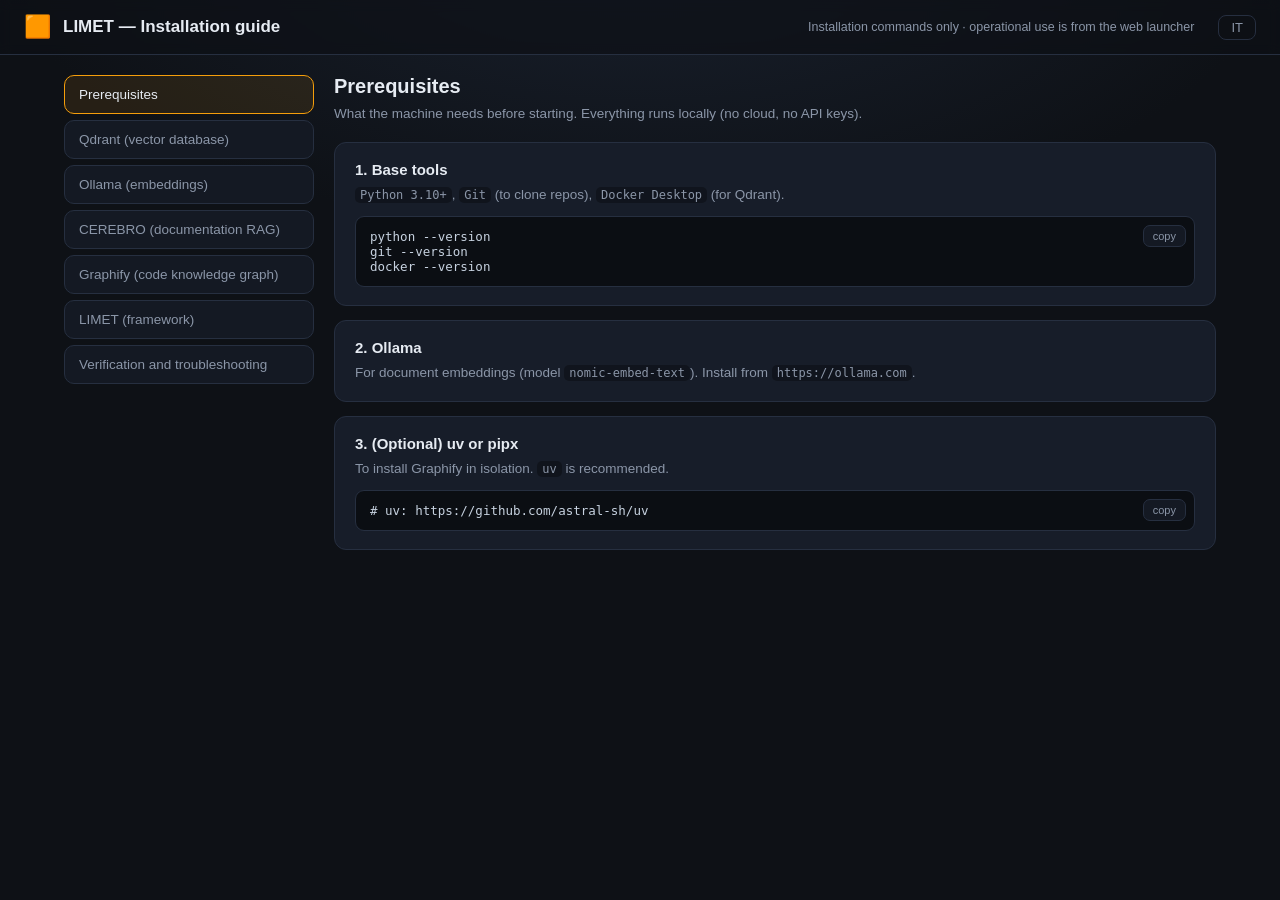
<file: en/guides/install.html>
<!doctype html>
<html lang="en">
<head>
<meta charset="utf-8">
<meta name="viewport" content="width=device-width, initial-scale=1">
<title>LIMET — Installation guide</title>
<style>
  :root {
    --bg: #0e1116; --bg2: #141923; --card: #171d29; --border: #262f40;
    --text: #e6ebf2; --muted: #8b96a8; --accent: #f59e0b; --accent2: #d97706;
    --ok: #22c55e; --warn: #f59e0b; --err: #ef4444;
    --mono: "Cascadia Code", "JetBrains Mono", Consolas, monospace;
  }
  * { box-sizing: border-box; }
  body {
    margin: 0; background: radial-gradient(1200px 600px at 50% -10%, #1a2230 0%, var(--bg) 55%);
    color: var(--text); font-family: -apple-system, BlinkMacSystemFont, "Segoe UI", Roboto, Helvetica, Arial, sans-serif;
    min-height: 100vh;
  }
  .top {
    display: flex; align-items: center; gap: 12px; padding: 14px 24px;
    border-bottom: 1px solid var(--border); background: rgba(14,17,22,.7);
    position: sticky; top: 0; z-index: 10; backdrop-filter: blur(6px);
  }
  .top .logo { font-size: 22px; }
  .top h1 { font-size: 17px; margin: 0; font-weight: 700; }
  .top .sub { color: var(--muted); font-size: 12.5px; margin-left: auto; }
  .top .lang { margin-left: 12px; color: var(--muted); text-decoration: none; border: 1px solid var(--border); border-radius: 8px; padding: 4px 12px; font-size: 13px; white-space: nowrap; }
  .top .lang:hover { color: var(--text); border-color: var(--accent); }

  .layout { display: flex; gap: 20px; padding: 20px 24px; max-width: 1200px; margin: 0 auto; align-items: flex-start; }
  nav.side { width: 250px; flex-shrink: 0; display: flex; flex-direction: column; gap: 6px; position: sticky; top: 70px; }
  nav.side button {
    text-align: left; padding: 11px 14px; border: 1px solid var(--border); border-radius: 10px;
    background: var(--bg2); color: var(--muted); cursor: pointer; font-size: 13.5px; transition: all .15s;
  }
  nav.side button:hover { border-color: #3a4a63; color: var(--text); }
  nav.side button.on { border-color: var(--accent); color: var(--text); background: rgba(245,158,11,.10); }

  main { flex: 1; min-width: 0; }
  .head { margin-bottom: 18px; }
  .head h2 { font-size: 20px; margin: 0 0 6px; }
  .head p { color: var(--muted); font-size: 13.5px; margin: 0; line-height: 1.5; max-width: 720px; }

  .step { border: 1px solid var(--border); border-radius: 12px; background: var(--card); padding: 18px 20px; margin-bottom: 14px; }
  .step .t { font-size: 15px; font-weight: 700; margin-bottom: 6px; }
  .step .d { color: var(--muted); font-size: 13.5px; line-height: 1.6; }
  .step .d code { background: rgba(0,0,0,.3); padding: 1px 5px; border-radius: 5px; font-family: var(--mono); font-size: 12px; }
  .code {
    margin-top: 10px; background: #0b0e13; border: 1px solid var(--border); border-radius: 9px;
    font-family: var(--mono); font-size: 12.5px; padding: 12px 14px; position: relative; overflow-x: auto;
    white-space: pre; color: #c7d2e0;
  }
  .code button.copy {
    position: absolute; top: 8px; right: 8px; background: var(--bg2); border: 1px solid var(--border);
    color: var(--muted); border-radius: 7px; padding: 4px 9px; font-size: 11px; cursor: pointer;
  }
  .code button.copy:hover { color: var(--text); border-color: var(--accent); }

  table.tbl { width: 100%; border-collapse: collapse; margin-top: 10px; font-size: 13px; }
  table.tbl th, table.tbl td { border: 1px solid var(--border); padding: 8px 10px; text-align: left; }
  table.tbl th { background: var(--bg2); color: var(--muted); font-weight: 600; }
  table.tbl code { background: rgba(0,0,0,.3); padding: 1px 5px; border-radius: 5px; font-family: var(--mono); font-size: 12px; }

  @media (max-width: 760px) {
    .layout { flex-direction: column; padding: 14px; }
    nav.side { width: 100%; flex-direction: row; flex-wrap: wrap; position: static; }
    nav.side button { flex: 1 1 45%; }
  }
</style>
</head>
<body>
<div class="top">
  <div class="logo">🟧</div>
  <h1>LIMET — Installation guide</h1>
  <div class="sub">Installation commands only · operational use is from the web launcher</div>
  <a class="lang" href="../../it/guides/install.html">IT</a>
</div>

<div class="layout">
  <nav class="side" id="side"></nav>
  <main>
    <div class="head"><h2 id="secTitle"></h2><p id="secDesc"></p></div>
    <div id="steps"></div>
  </main>
</div>

<script>
const SECTIONS = [
  { id: "prereq", title: "Prerequisites", desc: "What the machine needs before starting. Everything runs locally (no cloud, no API keys).",
    steps: [
      { t: "Base tools", d: "<code>Python 3.10+</code>, <code>Git</code> (to clone repos), <code>Docker Desktop</code> (for Qdrant).", c: "python --version\ngit --version\ndocker --version" },
      { t: "Ollama", d: "For document embeddings (model <code>nomic-embed-text</code>). Install from <code>https://ollama.com</code>." },
      { t: "(Optional) uv or pipx", d: "To install Graphify in isolation. <code>uv</code> is recommended.", c: "# uv: https://github.com/astral-sh/uv" }
    ] },
  { id: "qdrant", title: "Qdrant (vector database)", desc: "The vector database used by CEREBRO. A local Docker container.",
    steps: [
      { t: "What it is and how it works", d: "Qdrant is the <b>vector database</b>: it stores documents as vectors (embeddings) and enables <b>semantic similarity</b> search. CEREBRO uses it as storage. Each LIMET project has an isolated collection <code>CRB_&lt;slug&gt;</code>." },
      { t: "Pull the image", c: "docker pull qdrant/qdrant" },
      { t: "Run the container", d: "Ports 6333 (REST) and 6334 (gRPC); persistent volume <code>qdrant_storage</code>.", c: "docker run -d --name qdrant -p 6333:6333 -p 6334:6334 -v qdrant_storage:/qdrant/storage qdrant/qdrant" },
      { t: "Verify", d: "JSON response with the collection list (initially empty).", c: "curl http://localhost:6333/collections" },
      { t: "Restart (if stopped)", c: "docker start qdrant" }
    ] },
  { id: "ollama", title: "Ollama (embeddings)", desc: "Generates the embeddings CEREBRO uses to index and query.",
    steps: [
      { t: "What it is and how it works", d: "Ollama runs LLM models <b>locally</b>. CEREBRO uses it only for <b>embeddings</b> (model <code>nomic-embed-text</code>): no cloud calls, documents never leave the machine." },
      { t: "Pull the embedding model", c: "ollama pull nomic-embed-text" },
      { t: "Start the service", c: "ollama serve" },
      { t: "Verify", d: "It must answer <code>Ollama is running</code>.", c: "curl http://localhost:11434" }
    ] },
  { id: "cerebro", title: "CEREBRO (documentation RAG)", desc: "Local multi-project RAG system. Here you only install CEREBRO: project registration/indexing is done by LIMET (launcher).",
    steps: [
      { t: "What it is and how it works", d: "CEREBRO is the <b>documentation RAG</b>: it indexes a project's documentation into Qdrant and generates the agent instruction blocks. In LIMET it covers the <b>§2.1 (documentary)</b> context: 'why was it done this way / what does the spec say'." },
      { t: "Clone the repository", c: "git clone https://github.com/odyssey2073/cerebro.git\ncd cerebro" },
      { t: "Create the virtualenv and install deps", c: "python -m venv .venv\n.venv\\Scripts\\Activate.ps1\npip install -r requirements.txt" },
      { t: "Configure .env", d: "Defaults are already correct for a standard local install.", c: "copy .env.example .env\n# QDRANT_URL=http://localhost:6333\n# OLLAMA_URL=http://localhost:11434\n# EMBEDDING_MODEL=nomic-embed-text" },
      { t: "Done", d: "From here on, project registration, indexing and agent instructions are done by <b>LIMET</b> via the launcher (action <b>Create</b>). No need to touch CEREBRO by hand. To start the launcher:", c: "python <LIMET_HOME>\\scripts\\limet-launcher.py" }
    ] },
  { id: "graphify", title: "Graphify (code knowledge graph)", desc: "Static (AST) analysis of the code. Here you only install the CLI: graph generation/update is done by LIMET (launcher).",
    steps: [
      { t: "What it is and how it works", d: "Graphify is the <b>code knowledge graph</b>: it statically analyzes (AST) the source and builds a graph of symbols/modules/calls, queryable in natural language. In LIMET it covers the <b>§2.2 (structural)</b> context: 'where is X implemented / what depends on Y'." },
      { t: "Install the CLI with SQL support", d: "Install Graphify 0.9.48 with the SQL parser in the CLI's environment. Without the <code>[sql]</code> extra, SQL files may be excluded from the graph with the warning <code>tree_sitter_sql not installed</code>. <code>--force</code> reinstalls an existing CLI.", c: 'uv tool install --force "graphifyy[sql]==0.9.48"' },
      { t: "Register the skill for the assistant", d: "Auto-detects the assistant in use (Claude Code, Copilot, etc.).", c: "graphify install            # user level\ngraphify install --project   # current project only" },
      { t: "Done", d: "Graph and architecture report generation is done by <b>LIMET</b> (launcher, action <b>Create</b>); updates after code changes are done by <b>Re-index</b>. To start the launcher:", c: "python <LIMET_HOME>\\scripts\\limet-launcher.py" }
    ] },
  { id: "limet", title: "LIMET (framework)", desc: "The spec-driven framework. Clone the repo, then operate everything from the web launcher.",
    steps: [
      { t: "Clone the LIMET repository", d: "The launcher and scripts live in <code>scripts/</code>.", c: "git clone <limet-repo> <LIMET_HOME>" },
      { t: "Start the web launcher", d: "The only operational command: opens the web interface in the browser. Everything else is done from there.", c: "python <LIMET_HOME>\\scripts\\limet-launcher.py" },
      { t: "Activate LIMET in a project (from the launcher)", d: "In the launcher: action <b>Create</b> → enter the <b>path</b>, choose <b>language</b> and <b>mode</b> (Project/Workspace), keep <b>Context tools</b> checked → click <b>Create project</b>. It runs <code>limet init</code> + <code>limet-index init</code> (Graphify + CEREBRO + <code>LIMET-CONTEXT</code> block) automatically." },
      { t: "Subsequent operations", d: "From the launcher you also manage <b>Re-index</b>, <b>Status</b> and <b>Remove</b> (see the operational guide)." }
    ] },
  { id: "verify", title: "Verification and troubleshooting", desc: "How to check everything works, and quick diagnoses of the most common problems.",
    steps: [
      { t: "Check status", d: "From the launcher: action <b>Status</b> → shows the registered projects and the indexed chunk count (must be &gt; 0)." },
      { t: "Troubleshooting table", table: [
          ["Symptom", "Cause", "Fix"],
          ["Connection refused :6333", "Qdrant down", "docker start qdrant"],
          ["Connection refused :11434", "Ollama down", "ollama serve"],
          ["Collection doesn't exist", "never indexed", "launcher → Create"],
          ["Stale results", "docs changed, not re-indexed", "launcher → Re-index"]
        ] }
    ] }
];

let idx = 0;
function renderSide() {
  const side = document.getElementById("side");
  side.innerHTML = "";
  SECTIONS.forEach((s, i) => {
    const b = document.createElement("button");
    b.className = i === idx ? "on" : "";
    b.textContent = s.title;
    b.onclick = () => { idx = i; renderSide(); render(); };
    side.appendChild(b);
  });
}
function render() {
  const s = SECTIONS[idx];
  document.getElementById("secTitle").textContent = s.title;
  document.getElementById("secDesc").textContent = s.desc;
  const el = document.getElementById("steps");
  el.innerHTML = "";
  s.steps.forEach((st, i) => {
    const d = document.createElement("div");
    d.className = "step";
    let html = `<div class="t">${i + 1}. ${st.t}</div>${st.d ? `<div class="d">${st.d}</div>` : ""}`;
    if (st.c) html += `<div class="code"><button class="copy">copy</button>${esc(st.c)}</div>`;
    if (st.table) {
      const rows = st.table.map((r, ri) => `<tr>${r.map(c => ri === 0 ? `<th>${c}</th>` : `<td>${c}</td>`).join("")}</tr>`).join("");
      html += `<table class="tbl">${rows}</table>`;
    }
    d.innerHTML = html;
    const cp = d.querySelector("button.copy");
    if (cp) cp.onclick = () => copy(cp, st.c);
    el.appendChild(d);
  });
}
function esc(s) { return s.replace(/&/g, "&amp;").replace(/</g, "&lt;").replace(/>/g, "&gt;"); }
function copy(btn, text) {
  const ok = () => { btn.textContent = "copied ✓"; setTimeout(() => btn.textContent = "copy", 1200); };
  if (navigator.clipboard) navigator.clipboard.writeText(text).then(ok).catch(ok); else ok();
}
renderSide();
render();
</script>
</body>
</html>
</file>
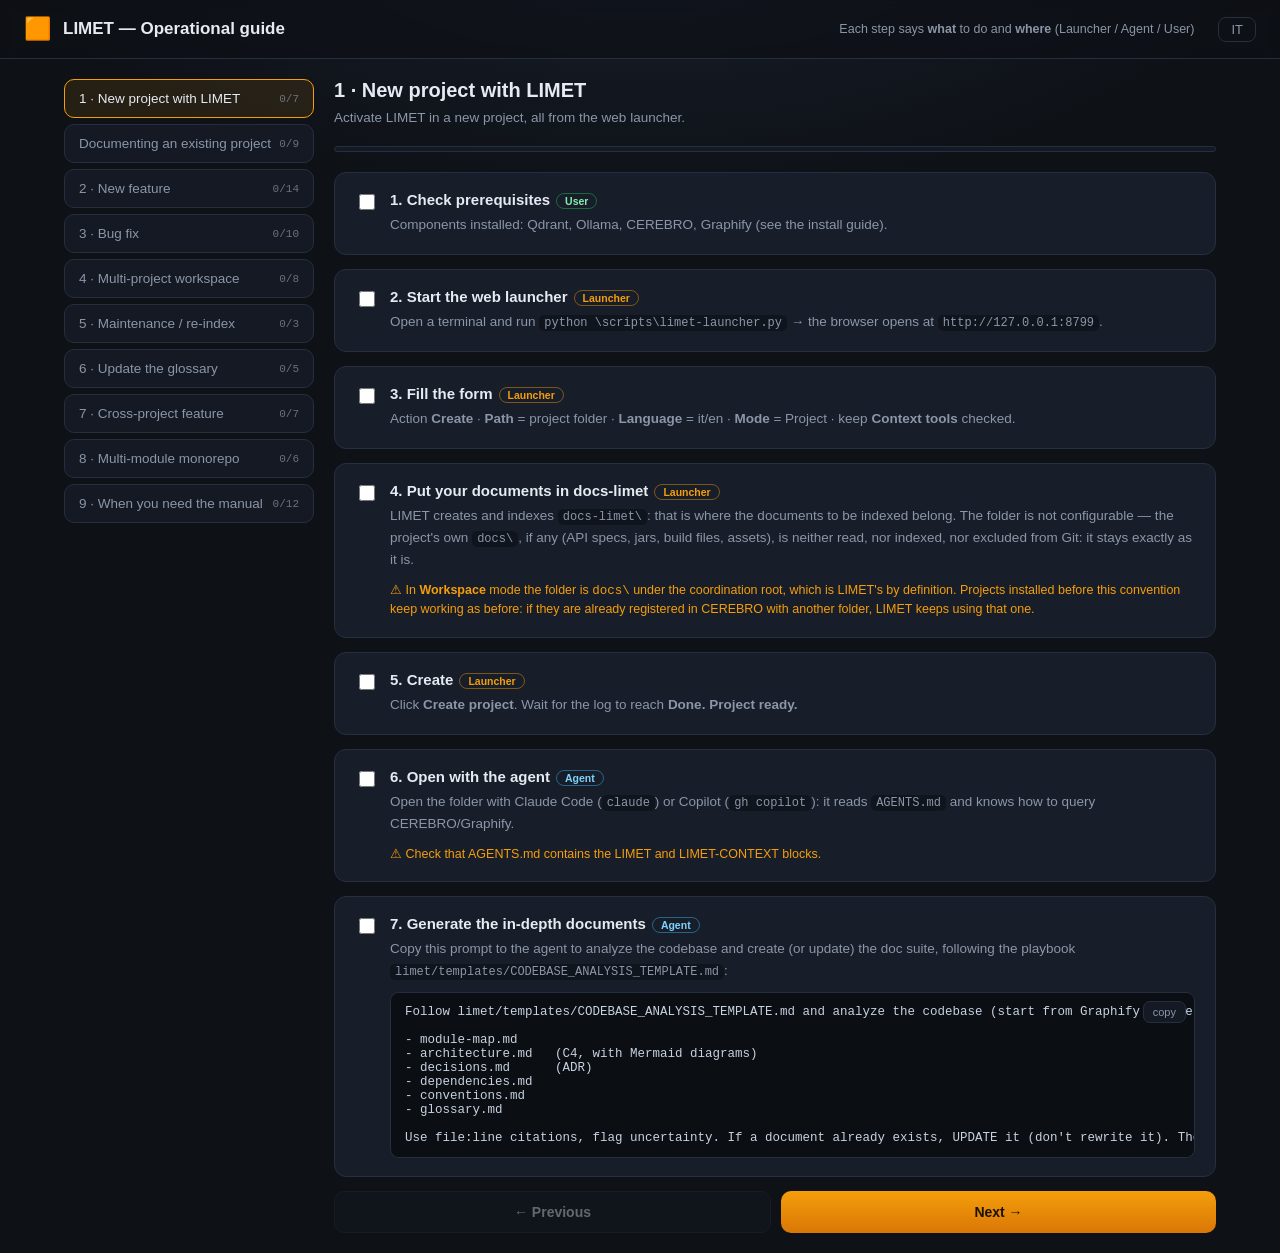
<file: en/guides/workflow.html>
<!doctype html>
<html lang="en">
<head>
<meta charset="utf-8">
<meta name="viewport" content="width=device-width, initial-scale=1">
<title>LIMET — Operational guide</title>
<style>
  :root {
    --bg: #0e1116; --bg2: #141923; --card: #171d29; --border: #262f40;
    --text: #e6ebf2; --muted: #8b96a8; --accent: #f59e0b; --accent2: #d97706;
    --ok: #22c55e; --warn: #f59e0b; --err: #ef4444;
    --mono: "Cascadia Code", "JetBrains Mono", Consolas, monospace;
  }
  * { box-sizing: border-box; }
  body {
    margin: 0; background: radial-gradient(1200px 600px at 50% -10%, #1a2230 0%, var(--bg) 55%);
    color: var(--text); font-family: -apple-system, BlinkMacSystemFont, "Segoe UI", Roboto, Helvetica, Arial, sans-serif;
    min-height: 100vh;
  }
  .top {
    display: flex; align-items: center; gap: 12px; padding: 16px 24px;
    border-bottom: 1px solid var(--border); background: rgba(14,17,22,.7);
    position: sticky; top: 0; z-index: 10; backdrop-filter: blur(6px);
  }
  .top .logo { font-size: 22px; }
  .top h1 { font-size: 17px; margin: 0; font-weight: 700; }
  .top .sub { color: var(--muted); font-size: 12.5px; margin-left: auto; }
  .top .lang { margin-left: 12px; color: var(--muted); text-decoration: none; border: 1px solid var(--border); border-radius: 8px; padding: 4px 12px; font-size: 13px; white-space: nowrap; }
  .top .lang:hover { color: var(--text); border-color: var(--accent); }

  .layout { display: flex; gap: 20px; padding: 20px 24px; max-width: 1200px; margin: 0 auto; align-items: flex-start; }
  nav.side { width: 250px; flex-shrink: 0; display: flex; flex-direction: column; gap: 6px; position: sticky; top: 70px; }
  nav.side button {
    text-align: left; padding: 11px 14px; border: 1px solid var(--border); border-radius: 10px;
    background: var(--bg2); color: var(--muted); cursor: pointer; font-size: 13.5px; transition: all .15s;
    display: flex; align-items: center; gap: 8px;
  }
  nav.side button:hover { border-color: #3a4a63; color: var(--text); }
  nav.side button.on { border-color: var(--accent); color: var(--text); background: rgba(245,158,11,.10); }
  nav.side button .n { font-size: 11px; color: var(--muted); opacity: .7; margin-left: auto; font-family: var(--mono); }

  main { flex: 1; min-width: 0; }
  .head { margin-bottom: 18px; }
  .head h2 { font-size: 20px; margin: 0 0 6px; }
  .head p { color: var(--muted); font-size: 13.5px; margin: 0; line-height: 1.5; max-width: 720px; }

  .progress { height: 6px; background: var(--bg2); border: 1px solid var(--border); border-radius: 99px; margin: 0 0 20px; overflow: hidden; }
  .progress .bar { height: 100%; background: linear-gradient(90deg, var(--accent), var(--accent2)); width: 0%; transition: width .25s; }

  .step { border: 1px solid var(--border); border-radius: 12px; background: var(--card); padding: 18px 20px; margin-bottom: 14px; }
  .step.done { border-color: rgba(34,197,94,.35); }
  .step .row { display: flex; gap: 12px; align-items: flex-start; }
  .step input[type="checkbox"] { margin-top: 3px; accent-color: var(--accent); width: 16px; height: 16px; flex-shrink: 0; cursor: pointer; }
  .step .body { flex: 1; min-width: 0; }
  .step .t { font-size: 15px; font-weight: 700; margin-bottom: 5px; }
  .step .tag { display: inline-block; font-size: 10.5px; font-weight: 600; border-radius: 99px; padding: 1px 8px; margin-left: 6px; vertical-align: middle; }
  .tag.launcher { color: var(--accent); border: 1px solid rgba(245,158,11,.45); }
  .tag.agent { color: #7dd3fc; border: 1px solid rgba(56,189,248,.45); }
  .tag.user { color: #86efac; border: 1px solid rgba(34,197,94,.45); }
  .step .d { color: var(--muted); font-size: 13.5px; line-height: 1.6; }
  .step .d code { background: rgba(0,0,0,.3); padding: 1px 5px; border-radius: 5px; font-family: var(--mono); font-size: 12px; }
  .note { margin-top: 10px; font-size: 12.5px; color: var(--warn); line-height: 1.5; }
  .note::before { content: "⚠ "; }
  .code { margin-top: 10px; background: #0b0e13; border: 1px solid var(--border); border-radius: 9px; font-family: var(--mono); font-size: 12.5px; padding: 12px 14px; position: relative; overflow-x: auto; white-space: pre; color: #c7d2e0; }
  .code button.copy { position: absolute; top: 8px; right: 8px; background: var(--bg2); border: 1px solid var(--border); color: var(--muted); border-radius: 7px; padding: 4px 9px; font-size: 11px; cursor: pointer; }
  .code button.copy:hover { color: var(--text); border-color: var(--accent); }

  .navb { display: flex; gap: 10px; margin-top: 6px; }
  .navb button {
    flex: 1; padding: 12px; border-radius: 10px; cursor: pointer; font-size: 14px; font-weight: 600;
    border: 1px solid var(--border); background: var(--bg2); color: var(--text);
  }
  .navb button:disabled { opacity: .4; cursor: not-allowed; }
  .navb button.primary { background: linear-gradient(180deg, var(--accent), var(--accent2)); color: #1a1204; border: none; }

  @media (max-width: 760px) {
    .layout { flex-direction: column; padding: 14px; }
    nav.side { width: 100%; flex-direction: row; flex-wrap: wrap; position: static; }
    nav.side button { flex: 1 1 45%; }
    .top .sub { display: none; }
  }
</style>
</head>
<body>
<div class="top">
  <div class="logo">🟧</div>
  <h1>LIMET — Operational guide</h1>
  <div class="sub">Each step says <b>what</b> to do and <b>where</b> (Launcher / Agent / User)</div>
  <a class="lang" href="../../it/guides/workflow.html">IT</a>
</div>

<div class="layout">
  <nav class="side" id="side"></nav>
  <main>
    <div class="head">
      <h2 id="scenTitle"></h2>
      <p id="scenDesc"></p>
    </div>
    <div class="progress"><div class="bar" id="bar"></div></div>
    <div id="steps"></div>
    <div class="navb">
      <button id="prev">← Previous</button>
      <button id="next" class="primary">Next →</button>
    </div>
  </main>
</div>

<script>
const SCENARIOS = [
  { id: "new", title: "1 · New project with LIMET",
    desc: "Activate LIMET in a new project, all from the web launcher.",
    steps: [
      { t: "Check prerequisites", tag: "User", d: "Components installed: Qdrant, Ollama, CEREBRO, Graphify (see the install guide)." },
      { t: "Start the web launcher", tag: "Launcher", d: "Open a terminal and run <code>python <LIMET_HOME>\\scripts\\limet-launcher.py</code> → the browser opens at <code>http://127.0.0.1:8799</code>." },
      { t: "Fill the form", tag: "Launcher", d: "Action <b>Create</b> · <b>Path</b> = project folder · <b>Language</b> = it/en · <b>Mode</b> = Project · keep <b>Context tools</b> checked." },
      { t: "Put your documents in docs-limet", tag: "Launcher", d: "LIMET creates and indexes <code>docs-limet\\</code>: that is where the documents to be indexed belong. The folder is not configurable — the project's own <code>docs\\</code>, if any (API specs, jars, build files, assets), is neither read, nor indexed, nor excluded from Git: it stays exactly as it is.", n: "In <b>Workspace</b> mode the folder is <code>docs\\</code> under the coordination root, which is LIMET's by definition. Projects installed before this convention keep working as before: if they are already registered in CEREBRO with another folder, LIMET keeps using that one." },
      { t: "Create", tag: "Launcher", d: "Click <b>Create project</b>. Wait for the log to reach <b>Done. Project ready.</b>" },
      { t: "Open with the agent", tag: "Agent", d: "Open the folder with Claude Code (<code>claude</code>) or Copilot (<code>gh copilot</code>): it reads <code>AGENTS.md</code> and knows how to query CEREBRO/Graphify.", n: "Check that AGENTS.md contains the LIMET and LIMET-CONTEXT blocks." },
      { t: "Generate the in-depth documents", tag: "Agent", d: "Copy this prompt to the agent to analyze the codebase and create (or update) the doc suite, following the playbook <code>limet/templates/CODEBASE_ANALYSIS_TEMPLATE.md</code>:", c: "Follow limet/templates/CODEBASE_ANALYSIS_TEMPLATE.md and analyze the codebase (start from Graphify + code), instantiate the templates in docs-limet/_templates/ (MODULE_MAP_TEMPLATE.md, ARCHITECTURE_TEMPLATE.md, CONVENTIONS_TEMPLATE.md, GLOSSARY_TEMPLATE.md) and produce/update in docs-limet/:\n\n- module-map.md\n- architecture.md   (C4, with Mermaid diagrams)\n- decisions.md      (ADR)\n- dependencies.md\n- conventions.md\n- glossary.md\n\nUse file:line citations, flag uncertainty. If a document already exists, UPDATE it (don't rewrite it). Then run limet-index update." }
    ] },
  { id: "reverse", title: "Documenting an existing project",
    desc: "Project with little or no documentation: the agent derives the doc suite from the code (Graphify + sources), you validate and index it. Code tells what the system does, not why: the business side must be confirmed by the team.",
    steps: [
      { t: "Create the project with context tools", tag: "Launcher", d: "Action <b>Create</b> on the project path with <b>Context tools</b> (<i>Strumenti di contesto</i> in the launcher) enabled (scenario 1). It creates <code>docs-limet\\</code>, <code>docs-limet\\_templates\\</code> (ARCHITECTURE, CONVENTIONS, MODULE_MAP, GLOSSARY), the code graph and registers <code>docs-limet\\</code> in CEREBRO. Skip if the project is already registered.", n: "Without Graphify in PATH, init continues with a warning: the analysis starts from the sources only, with less precision on dependencies and modules." },
      { t: "Load whatever material exists (optional)", tag: "Launcher", d: "If you have even a few sources (PDF, Word, exported wiki, notes), use <b>Documentation → Add documents and update index</b> (<i>Aggiungi documenti e aggiorna indice</i> in the launcher). Formats ingested by CEREBRO: md, txt, pdf, epub, docx, xlsx, pptx, html. They are copied into the first registered docs folder and used by the agent as context.", n: "If you have nothing, skip this step: analysis from the code is still possible." },
      { t: "Open the project with the agent", tag: "User", d: "Start <code>claude</code> or <code>copilot</code> in the project folder: the agent reads <code>AGENTS.md</code> and queries CEREBRO and Graphify. For large projects work one module or bounded context at a time, not in a single prompt." },
      { t: "Map and architecture", tag: "Agent", d: "Structure first, then architecture (copy the prompt):", c: "Follow limet/templates/CODEBASE_ANALYSIS_TEMPLATE.md. Start from docs-limet/architecture/GRAPH_REPORT.md and the graph (graphify query / god-nodes), list the real modules from the filesystem and produce in docs-limet/, instantiating the templates in docs-limet/_templates/:\n\n- module-map.md     (from MODULE_MAP_TEMPLATE.md)\n- architecture.md   (from ARCHITECTURE_TEMPLATE.md, C4 L1-L3 with Mermaid)\n- dependencies.md   (imports, calls, external services)\n\nRules: cite file:line for every non-obvious claim; anything you cannot see in the code is [to be confirmed]; business context and rationale that cannot be derived: [ask the team]. Do not invent. One module at a time. Do not start indexing: I will run it from the launcher." },
      { t: "Conventions, glossary, decisions, summary", tag: "Agent", d: "Then the rest of the doc suite (copy the prompt):", c: "Continue with the same playbook and produce/update in docs-limet/:\n\n- conventions.md   (from CONVENTIONS_TEMPLATE.md; general and per-module)\n- glossary.md       (from GLOSSARY_TEMPLATE.md)\n- decisions.md      (ADRs: one decision per section, alternatives and trade-offs; if not derivable from the code, [ask the team])\n- NON_TECHNICAL_SUMMARY.md  (plain language)\n\nIf a document already exists, UPDATE it (only the changed parts). Flag any divergence between code and existing documents (Gap, Stale, Uncovered, Orphaned). Do not start indexing.", n: "decisions.md and dependencies.md have no template: the agent follows the playbook (Phases 3 and 5)." },
      { t: "Where the documents go", tag: "User", d: "Everything under the project <code>docs-limet\\</code> folder (already registered in CEREBRO):<br>• <code>docs-limet\\module-map.md</code>, <code>architecture.md</code>, <code>dependencies.md</code>, <code>conventions.md</code>, <code>glossary.md</code>, <code>decisions.md</code>, <code>NON_TECHNICAL_SUMMARY.md</code><br>• <code>docs-limet\\architecture\\GRAPH_REPORT.md</code> — copy of the Graphify report (generated by Create/Re-index when Graphify is present)<br>• <code>docs-limet\\_templates\\</code> — templates, not indexed<br>They do not go in <code>limet\\changes</code> or <code>limet\\archive</code>: those folders are for features and bug fixes.", n: "Workspace: overall documents live in the root <code>docs\\</code> and in <code>limet-workspace\\MODULE_MAP.md</code>; each child module has its own <code>docs-limet\\</code>. Related projects or projects in separate folders: each documents in its own folder, then link them with the <b>Related projects</b> button of Create. <code>graphify-out\\</code> is not indexed." },
      { t: "Review and complete", tag: "User", d: "Search for the markers <code>[to be confirmed]</code>, <code>[unverified]</code> and <code>[ask the team]</code>: resolve them with someone who knows the project (purpose, business rules, rationale of decisions) and ask the agent to update the documents. Check that Mermaid diagrams render." },
      { t: "Index", tag: "Launcher", d: "Project path → <b>Re-index → Incremental</b>. From now on the analysis is searchable from every session (and from related projects). The agent does not run it: it reminds you.", n: "If you add documents outside <code>docs-limet\\</code>, use Documentation to register them. <b>Several related projects</b>: the agent sees only the code of the folder it is opened in, so repeat the whole scenario <b>once per project</b> (open the agent in A, then in B). Document and re-index A first: B's agent can then consult its documents for the dependencies between the two." },
      { t: "Keep it up to date", tag: "Agent", d: "From now on every feature or bug fix ends with the <b>Update the documents</b> step (scenarios 2 and 3): documents stay aligned with the code and drift is prevented." }
    ] },
  { id: "feature", title: "2 · New feature",
    desc: "The feature is built by working with the agent in the project (templates in limet/changes/); the launcher only does the final re-index.",
    steps: [
      { t: "Open the project with the agent", tag: "User", d: "Open the folder with Claude Code (<code>claude</code>) or Copilot (<code>gh copilot</code>): the agent reads <code>AGENTS.md</code> (LIMET + LIMET-CONTEXT blocks) and knows how to apply LIMET." },
      { t: "Assign the feature", tag: "User", d: "Give the agent the description (and the uploaded documents) with this prompt — it instantiates the templates and generates plan, spec and tasks in one go:", c: "Analyze the description and the documents in docs-limet/, then generate in limet/changes/NNNN-slug/ by instantiating the templates in limet/templates/:\n\n- PLAN.md  (from PLAN_TEMPLATE.md) — the why\n  or, for larger changes: CHANGE_PROPOSAL.md + SPEC.md + DESIGN.md\n  (from CHANGE_PROPOSAL_TEMPLATE.md + SPEC_TEMPLATE.md + DESIGN_TEMPLATE.md)\n- TASK_LIST.md  (from TASK_LIST_TEMPLATE.md) — with a test strategy per task; TASK.md (from TASK_TEMPLATE.md) for a complex task\n\nAfter creating the change folder, register in C:\\software\\cerebro\\projects.json, in the docs list of the correct project/workspace, the absolute paths of limet\\changes and limet\\archive for every module involved. Add only the missing paths: if a path is already present, leave it unchanged (idempotent, not an error, never overwrite/replace the list). Do not run indexing: remind me to start an incremental Re-index from the Launcher.\n\nThen stop and ask me for approval before implementing." },
      { t: "Upload the feature document", tag: "Launcher", d: "If you have a document describing the feature (PDF/Markdown, e.g. requirements), upload it: launcher → action <b>Documentation</b> → <b>Add documents</b>, subfolder <b>features</b>. It will be copied into <code>docs-limet/features/</code> and indexed in CEREBRO." },
      { t: "Exploration (context)", tag: "Agent", d: "The agent queries the <b>knowledge graph</b> (code) and <b>CEREBRO</b> (docs), and reads the document uploaded in <code>docs-limet/</code> (with the name you specified) + your description." },
      { t: "Proposal", tag: "Agent", d: "Based on your description and the uploaded documents, the agent creates <code>limet/changes/0002-slug/PLAN.md</code> (or <code>CHANGE_PROPOSAL.md</code> for larger changes)." },
      { t: "Feature specification", tag: "Agent", d: "The agent creates <code>SPEC.md</code>: the document that <b>describes the new feature</b> (what it does, verifiable requirements). It will be archived in <code>limet/archive/</code> and indexed in CEREBRO." },
      { t: "Review", tag: "User", d: "Read and approve the plan. Every ambiguity must be a question with an answer, never assumed." },
      { t: "Task breakdown", tag: "Agent", d: "The agent creates <code>TASK_LIST.md</code> with a test strategy per task." },
      { t: "Implementation", tag: "Agent", d: "The agent implements within the declared scope. No persistent effects (commit/push/deploy) without your authorization." },
      { t: "Verification (mandatory)", tag: "Agent", d: "The agent fills <code>TEST_PLAN.md</code> (from <code>TEST_PLAN_TEMPLATE.md</code>) + <code>TEST_EXECUTION.md</code> (from <code>TEST_EXECUTION_TEMPLATE.md</code>) + <code>E2E_VERIFICATION.md</code> (from <code>E2E_VERIFICATION_TEMPLATE.md</code>)." },
      { t: "Non-technical summary", tag: "Agent", d: "<code>NON_TECHNICAL_SUMMARY.md</code> (from <code>NON_TECHNICAL_SUMMARY_TEMPLATE.md</code>, if needed)." },
      { t: "Archive", tag: "Agent", d: "The agent fills <code>ARCHIVE_ENTRY.md</code> (from <code>ARCHIVE_ENTRY_TEMPLATE.md</code>) and moves the folder from <code>limet/changes/</code> to <code>limet/archive/</code>." },
      { t: "Update the documents", tag: "Agent", d: "After implementation, update the doc suite (copy the prompt):", c: "Update the in-depth documents in docs-limet/ to reflect the changes just made. Follow limet/templates/CODEBASE_ANALYSIS_TEMPLATE.md. If a document already exists, UPDATE it (don't rewrite it). Then run limet-index update." },
      { t: "Re-index", tag: "Launcher", d: "Action <b>Re-index</b> → the archived docs become searchable RAG context." }
    ] },
  { id: "bug", title: "3 · Bug fix",
    desc: "The defect is fixed by working with the agent in the project (docs in limet/changes/); the launcher only does the final re-index.",
    steps: [
      { t: "Open the project with the agent", tag: "User", d: "Open the folder with Claude Code (<code>claude</code>) or Copilot (<code>gh copilot</code>): the agent reads <code>AGENTS.md</code> (LIMET + LIMET-CONTEXT blocks) and knows how to work and query CEREBRO/Graphify." },
      { t: "Assign the bug", tag: "User", d: "Give the agent the description (and the uploaded documents) with this prompt — it instantiates the templates:", c: "Analyze the description and the documents in docs-limet/, then generate in limet/changes/NNNN-slug/ by instantiating the templates in limet/templates/:\n\n- BUG_REPORT.md (from BUG_REPORT_TEMPLATE.md) — observed / expected / reproduction\n- PLAN.md (from PLAN_TEMPLATE.md) — proposed fix\n- TASK_LIST.md (from TASK_LIST_TEMPLATE.md) — with regression tests; TASK.md (from TASK_TEMPLATE.md) for a complex task\n\nAfter creating the change folder, register in C:\\software\\cerebro\\projects.json, in the docs list of the correct project/workspace, the absolute paths of limet\\changes and limet\\archive for every module involved. Add only the missing paths: if a path is already present, leave it unchanged (idempotent, not an error, never overwrite/replace the list). Do not run indexing: remind me to start an incremental Re-index from the Launcher.\n\nThen stop and ask me for approval before implementing." },
      { t: "Upload the bug document", tag: "Launcher", d: "If you have a document/log/screenshot of the defect, upload it: launcher → action <b>Documentation</b> → <b>Add documents</b>, subfolder <b>bugfixes</b>. It will be copied into <code>docs-limet/bugfixes/</code> and indexed." },
      { t: "Report the defect", tag: "Agent", d: "Based on your description and the uploaded documents, the agent creates <code>limet/changes/NNNN-slug/BUG_REPORT.md</code> (observed / expected / reproduction)." },
      { t: "Isolate the cause", tag: "Agent", d: "The agent queries the <b>knowledge graph</b> (Graphify) to locate the defect and its dependencies." },
      { t: "Propose the fix", tag: "Agent", d: "The agent creates <code>PLAN.md</code> + <code>TASK_LIST.md</code> with targeted regression tests." },
      { t: "Fix and test", tag: "Agent", d: "The agent applies the fix and the regression tests, filling <code>TEST_PLAN.md</code> + <code>TEST_EXECUTION.md</code> (from <code>TEST_PLAN_TEMPLATE.md</code>/<code>TEST_EXECUTION_TEMPLATE.md</code>)." },
      { t: "Archive", tag: "Agent", d: "<code>ARCHIVE_ENTRY.md</code> (from <code>ARCHIVE_ENTRY_TEMPLATE.md</code>) + move the folder to <code>limet/archive/</code>." },
      { t: "Update the documents", tag: "Agent", d: "If the fix changes architecture/conventions, update the doc suite (copy the prompt):", c: "Update the in-depth documents in docs-limet/ to reflect the changes just made. Follow limet/templates/CODEBASE_ANALYSIS_TEMPLATE.md. If a document already exists, UPDATE it (don't rewrite it). Then run limet-index update." },
      { t: "Re-index", tag: "Launcher", d: "Open the launcher → action <b>Re-index</b> → the archived docs become searchable RAG context for future sessions." }
    ] },
  { id: "workspace", title: "4 · Multi-project workspace",
    desc: "Several correlated projects coordinated by a shared limet-workspace/ layer.",
    steps: [
      { t: "Create the workspace layer", tag: "Launcher", d: "Action <b>Create</b> + Mode <b>Workspace</b>, with <b>Path</b> = parent folder (e.g. C:\\Progetti\\myws)." },
      { t: "Fill MODULE_MAP", tag: "User", d: "Fill <code>limet-workspace/MODULE_MAP.md</code>: projects/modules, roles, dependencies and contracts." },
      { t: "Initialize the children", tag: "Launcher", d: "Action <b>Create</b> (Project mode) on <b>every</b> module in MODULE_MAP, including shared libraries and script-only modules (e.g. SQL) with no domain code: auto-detects the workspace as an extra collection." },
      { t: "Alternative: projects in non-nested folders", tag: "Launcher", d: "With no common parent folder you do not need the workspace: in <b>Create</b> press <b>Related projects →</b> (Italian UI: &quot;Progetti correlati&quot;): on the page that opens enter the paths (one per line, at least 2) and press <b>Create related projects</b> at the bottom. The standard Create runs on every project not yet registered, then they are linked. Each project also searches the others' documentation, no extra Re-index needed. <b>Unlink</b> or <b>Remove</b> clean the links.", n: "Language and Context tools (mandatory) from the Create page apply to all. Links documentation only (RAG); Graphify graphs stay per project. Final folder names must differ. Not available in Workspace mode." },
      { t: "Open the workspace with the agent", tag: "User", d: "To coordinate a change touching multiple projects, open the workspace folder with the agent: it reads <code>AGENTS.md</code> and <code>MODULE_MAP.md</code>." },
      { t: "Cross-project change", tag: "Agent", d: "The agent creates <code>limet-workspace/changes/NNNN-slug/CROSS_PROJECT_CHANGE.md</code> (from <code>CROSS_PROJECT_CHANGE_TEMPLATE.md</code>) with producer→consumers order." },
      { t: "Update the documents", tag: "Agent", d: "Update <code>module-map.md</code> and the workspace doc suite (copy the prompt):", c: "Update the in-depth documents in docs/ and limet-workspace/MODULE_MAP.md to reflect the changes. Follow limet/templates/CODEBASE_ANALYSIS_TEMPLATE.md. If a document already exists, UPDATE it. Then run limet-index update." },
      { t: "Closure + re-index", tag: "Launcher", d: "When all projects are 'done' + e2e passed: <b>Re-index</b> on both the workspace and the projects." }
    ] },
  { id: "maint", title: "5 · Maintenance / re-index",
    desc: "Keep the RAG index (CEREBRO) and the knowledge graph (Graphify) current.",
    steps: [
      { t: "Re-index", tag: "Launcher", d: "After document or code changes: action <b>Re-index</b> (updates CEREBRO and Graphify, no duplicates)." },
      { t: "Status", tag: "Launcher", d: "Action <b>Status</b>: shows registered projects and chunk count." },
      { t: "Remove", tag: "Launcher", d: "Action <b>Remove</b>: removes the project from the registry (the Qdrant collection stays, delete it separately)." }
    ] },
  { id: "glossary", title: "6 · Update the glossary",
    desc: "Shared terminology: updated by working with the agent, then re-indexed from the launcher.",
    steps: [
      { t: "Open the project with the agent", tag: "User", d: "Open the folder with Claude Code or Copilot: the agent reads <code>AGENTS.md</code> and knows where the docs are." },
      { t: "Assign the update", tag: "User", d: "Ask the agent to pin down an ambiguous term in the glossary." },
      { t: "Detect the ambiguity", tag: "Agent", d: "A term/concept/acronym used in confusing ways (§7 of the manual)." },
      { t: "Update the glossary", tag: "Agent", d: "The agent fills <code>docs-limet/glossary.md</code> (terms, technical concepts, acronyms)." },
      { t: "Re-index", tag: "Launcher", d: "Open the launcher → action <b>Re-index</b> → the glossary enters the RAG context." }
    ] },
  { id: "cross-feature", title: "7 · Cross-project feature",
    desc: "A feature spanning multiple projects: coordinated with the agent in the workspace, then re-indexed.",
    steps: [
      { t: "Open the workspace with the agent", tag: "User", d: "Open the workspace folder with the agent: it reads <code>AGENTS.md</code> and <code>MODULE_MAP.md</code> to coordinate the involved projects." },
      { t: "Umbrella document", tag: "Agent", d: "The agent creates <code>limet-workspace/changes/NNNN-slug/CROSS_PROJECT_CHANGE.md</code> (from <code>CROSS_PROJECT_CHANGE_TEMPLATE.md</code>)." },
      { t: "Define the contract", tag: "Agent", d: "The shared contract shape (API/schema/event) written first in the workspace doc." },
      { t: "Per-project cycle", tag: "Agent", d: "Each project runs its own cycle in its own <code>limet/changes/</code> (links, doesn't duplicate)." },
      { t: "Summary", tag: "Agent", d: "<code>NON_TECHNICAL_SUMMARY.md</code> (from <code>NON_TECHNICAL_SUMMARY_TEMPLATE.md</code>) at workspace level." },
      { t: "Update the documents", tag: "Agent", d: "Update <code>module-map.md</code> and the doc suite (copy the prompt):", c: "Update the in-depth documents in docs/ and limet-workspace/MODULE_MAP.md to reflect the cross-project feature. Follow limet/templates/CODEBASE_ANALYSIS_TEMPLATE.md. If a document already exists, UPDATE it. Then run limet-index update." },
      { t: "Closure + re-index", tag: "Launcher", d: "All 'done' + e2e passed → <b>Re-index</b> at both levels." }
    ] },
  { id: "monorepo", title: "8 · Multi-module monorepo",
    desc: "Workspace variant: modules of the same repository (Appendix C.4).",
    steps: [
      { t: "Workspace on the root", tag: "Launcher", d: "Action <b>Create</b> + Mode <b>Workspace</b> on the monorepo root." },
      { t: "Map the modules", tag: "User", d: "Fill <code>MODULE_MAP.md</code>: the modules are of the same repo ('own repository?' = no)." },
      { t: "Initialize the modules", tag: "Launcher", d: "Action <b>Create</b> on each module (subfolder)." },
      { t: "Open the monorepo with the agent", tag: "User", d: "For the contract change, open the root (or the module) with the agent: it reads <code>MODULE_MAP.md</code> and respects the producer→consumers order." },
      { t: "Contract change", tag: "Agent", d: "A single commit/PR is allowed, but the logical order stays producer → consumers.", n: "The cross-module e2e verification requirement stays mandatory." },
      { t: "Update the documents", tag: "Agent", d: "Update <code>module-map.md</code> and the doc suite (copy the prompt):", c: "Update docs/ (from ARCHITECTURE_TEMPLATE.md, CONVENTIONS_TEMPLATE.md, GLOSSARY_TEMPLATE.md) and limet-workspace/MODULE_MAP.md (from MODULE_MAP_TEMPLATE.md) to reflect the contract change. Follow limet/templates/CODEBASE_ANALYSIS_TEMPLATE.md. If a document already exists, UPDATE it. Then run limet-index update." }
    ] },
  { id: "manual", title: "9 · When you need the manual",
    desc: "The guide covers operational use. This map tells where to look in the manual for the 'why' and the edge cases.",
    steps: [
      { t: "Principles and traceability", d: "→ <code>FRAMEWORK_MANUAL.md</code> <b>§1 / §1.2</b> — every ambiguity = contextual question (answer + date)." },
      { t: "Context categories", d: "→ <b>§2</b> — documentary (2.1), structural (2.2), real data (2.3), combination (2.4)." },
      { t: "Full lifecycle", d: "→ <b>§3</b> — fluid phases: you can go back." },
      { t: "Working conventions", d: "→ <b>§4</b>." },
      { t: "Anti-patterns to avoid", d: "→ <b>§5</b>." },
      { t: "Binding verification (mandatory tests)", d: "→ <b>§1.5 / §5</b> — no task 'done' without a verification strategy." },
      { t: "Adaptability without tools", d: "→ <b>§7</b> — controlled degradation without CEREBRO/Graphify." },
      { t: "Template index", d: "→ <b>§8</b>." },
      { t: "Practical activation (AGENTS.md + CLAUDE.md)", d: "→ <b>§9</b> — single-source mechanism." },
      { t: "CEREBRO/Graphify setup (reference)", d: "→ <b>Appendix A</b>." },
      { t: "Step-by-step operational examples", d: "→ <b>Appendix B</b>." },
      { t: "Multi-project / workspace", d: "→ <b>Appendix C</b>." }
    ] }
];

const state = { idx: 0 };
function storageKey() { return "limet-guide:" + SCENARIOS[state.idx].id; }

function renderSide() {
  const side = document.getElementById("side");
  side.innerHTML = "";
  SCENARIOS.forEach((s, i) => {
    const b = document.createElement("button");
    b.className = i === state.idx ? "on" : "";
    b.innerHTML = `<span>${s.title}</span><span class="n">${doneCount(s)}/${s.steps.length}</span>`;
    b.onclick = () => { state.idx = i; render(); };
    side.appendChild(b);
  });
}
function doneCount(s) {
  const v = JSON.parse(localStorage.getItem("limet-guide:" + s.id) || "[]");
  return s.steps.filter((_, i) => v[i]).length;
}
function esc(s) { return s.replace(/&/g, "&amp;").replace(/</g, "&lt;").replace(/>/g, "&gt;"); }
function copy(btn, text) {
  const ok = () => { btn.textContent = "copied ✓"; setTimeout(() => btn.textContent = "copy", 1200); };
  if (navigator.clipboard) navigator.clipboard.writeText(text).then(ok).catch(ok); else ok();
}

function render() {
  const s = SCENARIOS[state.idx];
  document.getElementById("scenTitle").textContent = s.title;
  document.getElementById("scenDesc").textContent = s.desc;
  const saved = JSON.parse(localStorage.getItem(storageKey()) || "[]");
  const stepsEl = document.getElementById("steps");
  stepsEl.innerHTML = "";
  s.steps.forEach((st, i) => {
    const el = document.createElement("div");
    el.className = "step" + (saved[i] ? " done" : "");
    const note = st.n ? `<div class="note">${st.n}</div>` : "";
    const tag = st.tag ? `<span class="tag ${st.tag.toLowerCase()}">${st.tag}</span>` : "";
    const code = st.c ? `<div class="code"><button class="copy">copy</button>${esc(st.c)}</div>` : "";
    el.innerHTML = `<div class="row"><input type="checkbox" ${saved[i] ? "checked" : ""}><div class="body"><div class="t">${i + 1}. ${st.t}${tag}</div><div class="d">${st.d}</div>${code}${note}</div></div>`;
    el.querySelector("input").onchange = (e) => {
      const cur = JSON.parse(localStorage.getItem(storageKey()) || "[]");
      cur[i] = e.target.checked;
      localStorage.setItem(storageKey(), JSON.stringify(cur));
      el.classList.toggle("done", e.target.checked);
      updateBar(); renderSide();
    };
    const cp = el.querySelector("button.copy");
    if (cp) cp.onclick = () => copy(cp, st.c);
    stepsEl.appendChild(el);
  });
  document.getElementById("prev").disabled = state.idx === 0;
  document.getElementById("next").disabled = state.idx === SCENARIOS.length - 1;
  updateBar();
  renderSide();
}
function updateBar() {
  const s = SCENARIOS[state.idx];
  const v = JSON.parse(localStorage.getItem(storageKey()) || "[]");
  const done = s.steps.filter((_, i) => v[i]).length;
  document.getElementById("bar").style.width = (done / s.steps.length * 100) + "%";
}

document.getElementById("prev").onclick = () => { state.idx = Math.max(0, state.idx - 1); render(); };
document.getElementById("next").onclick = () => { state.idx = Math.min(SCENARIOS.length - 1, state.idx + 1); render(); };
render();
</script>
</body>
</html>
</file>
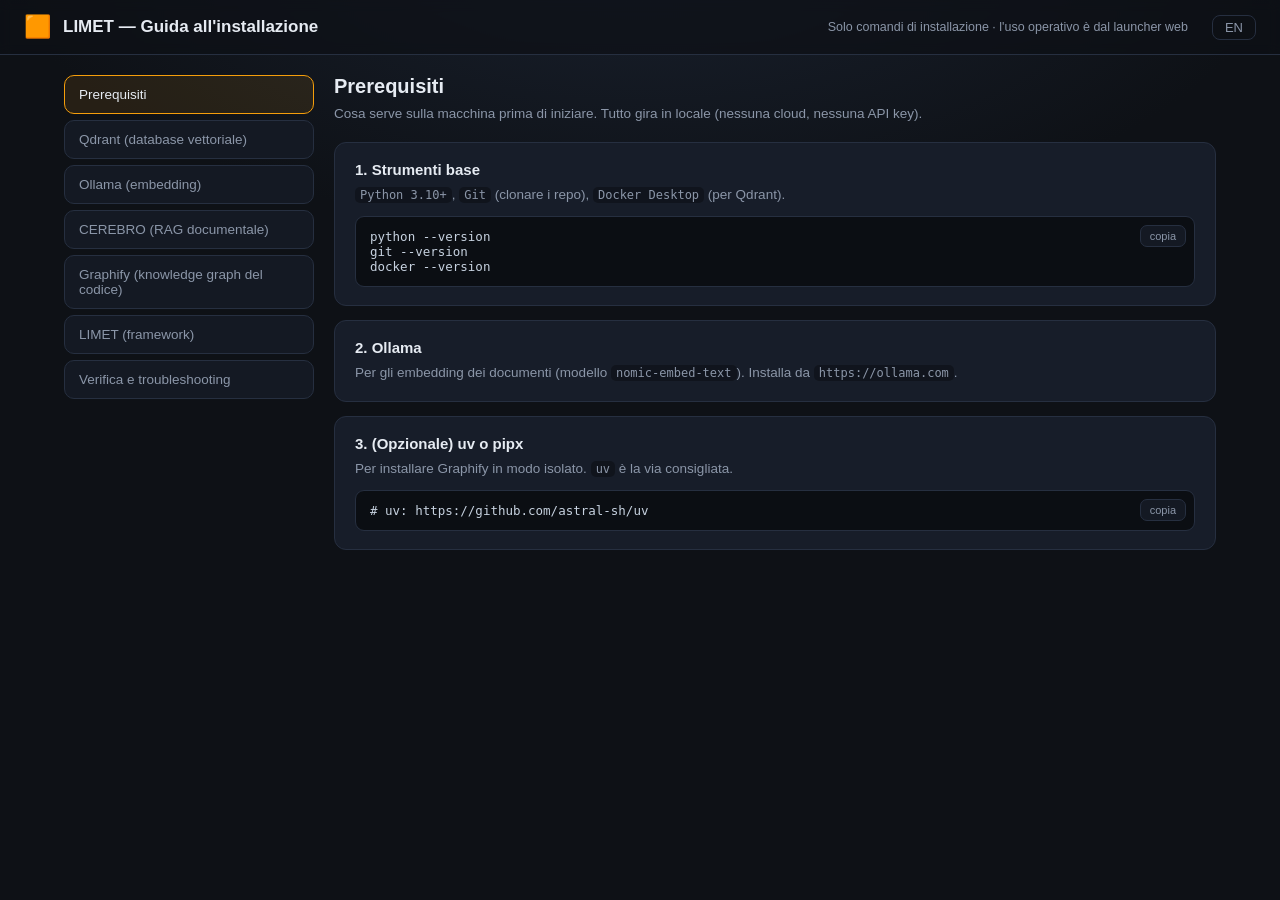
<file: it/guides/install.html>
<!doctype html>
<html lang="it">
<head>
<meta charset="utf-8">
<meta name="viewport" content="width=device-width, initial-scale=1">
<title>LIMET — Guida all'installazione</title>
<style>
  :root {
    --bg: #0e1116; --bg2: #141923; --card: #171d29; --border: #262f40;
    --text: #e6ebf2; --muted: #8b96a8; --accent: #f59e0b; --accent2: #d97706;
    --ok: #22c55e; --warn: #f59e0b; --err: #ef4444;
    --mono: "Cascadia Code", "JetBrains Mono", Consolas, monospace;
  }
  * { box-sizing: border-box; }
  body {
    margin: 0; background: radial-gradient(1200px 600px at 50% -10%, #1a2230 0%, var(--bg) 55%);
    color: var(--text); font-family: -apple-system, BlinkMacSystemFont, "Segoe UI", Roboto, Helvetica, Arial, sans-serif;
    min-height: 100vh;
  }
  .top {
    display: flex; align-items: center; gap: 12px; padding: 14px 24px;
    border-bottom: 1px solid var(--border); background: rgba(14,17,22,.7);
    position: sticky; top: 0; z-index: 10; backdrop-filter: blur(6px);
  }
  .top .logo { font-size: 22px; }
  .top h1 { font-size: 17px; margin: 0; font-weight: 700; }
  .top .sub { color: var(--muted); font-size: 12.5px; margin-left: auto; }
  .top .lang { margin-left: 12px; color: var(--muted); text-decoration: none; border: 1px solid var(--border); border-radius: 8px; padding: 4px 12px; font-size: 13px; white-space: nowrap; }
  .top .lang:hover { color: var(--text); border-color: var(--accent); }

  .layout { display: flex; gap: 20px; padding: 20px 24px; max-width: 1200px; margin: 0 auto; align-items: flex-start; }
  nav.side { width: 250px; flex-shrink: 0; display: flex; flex-direction: column; gap: 6px; position: sticky; top: 70px; }
  nav.side button {
    text-align: left; padding: 11px 14px; border: 1px solid var(--border); border-radius: 10px;
    background: var(--bg2); color: var(--muted); cursor: pointer; font-size: 13.5px; transition: all .15s;
  }
  nav.side button:hover { border-color: #3a4a63; color: var(--text); }
  nav.side button.on { border-color: var(--accent); color: var(--text); background: rgba(245,158,11,.10); }

  main { flex: 1; min-width: 0; }
  .head { margin-bottom: 18px; }
  .head h2 { font-size: 20px; margin: 0 0 6px; }
  .head p { color: var(--muted); font-size: 13.5px; margin: 0; line-height: 1.5; max-width: 720px; }

  .step { border: 1px solid var(--border); border-radius: 12px; background: var(--card); padding: 18px 20px; margin-bottom: 14px; }
  .step .t { font-size: 15px; font-weight: 700; margin-bottom: 6px; }
  .step .d { color: var(--muted); font-size: 13.5px; line-height: 1.6; }
  .step .d code { background: rgba(0,0,0,.3); padding: 1px 5px; border-radius: 5px; font-family: var(--mono); font-size: 12px; }
  .code {
    margin-top: 10px; background: #0b0e13; border: 1px solid var(--border); border-radius: 9px;
    font-family: var(--mono); font-size: 12.5px; padding: 12px 14px; position: relative; overflow-x: auto;
    white-space: pre; color: #c7d2e0;
  }
  .code button.copy {
    position: absolute; top: 8px; right: 8px; background: var(--bg2); border: 1px solid var(--border);
    color: var(--muted); border-radius: 7px; padding: 4px 9px; font-size: 11px; cursor: pointer;
  }
  .code button.copy:hover { color: var(--text); border-color: var(--accent); }
  .note { margin-top: 10px; font-size: 12.5px; color: var(--warn); line-height: 1.5; }
  .note::before { content: "⚠ "; }

  table.tbl { width: 100%; border-collapse: collapse; margin-top: 10px; font-size: 13px; }
  table.tbl th, table.tbl td { border: 1px solid var(--border); padding: 8px 10px; text-align: left; }
  table.tbl th { background: var(--bg2); color: var(--muted); font-weight: 600; }
  table.tbl code { background: rgba(0,0,0,.3); padding: 1px 5px; border-radius: 5px; font-family: var(--mono); font-size: 12px; }

  @media (max-width: 760px) {
    .layout { flex-direction: column; padding: 14px; }
    nav.side { width: 100%; flex-direction: row; flex-wrap: wrap; position: static; }
    nav.side button { flex: 1 1 45%; }
  }
</style>
</head>
<body>
<div class="top">
  <div class="logo">🟧</div>
  <h1>LIMET — Guida all'installazione</h1>
  <div class="sub">Solo comandi di installazione · l'uso operativo è dal launcher web</div>
  <a class="lang" href="../../en/guides/install.html">EN</a>
</div>

<div class="layout">
  <nav class="side" id="side"></nav>
  <main>
    <div class="head"><h2 id="secTitle"></h2><p id="secDesc"></p></div>
    <div id="steps"></div>
  </main>
</div>

<script>
const SECTIONS = [
  { id: "prereq", title: "Prerequisiti", desc: "Cosa serve sulla macchina prima di iniziare. Tutto gira in locale (nessuna cloud, nessuna API key).",
    steps: [
      { t: "Strumenti base", d: "<code>Python 3.10+</code>, <code>Git</code> (clonare i repo), <code>Docker Desktop</code> (per Qdrant).", c: "python --version\ngit --version\ndocker --version" },
      { t: "Ollama", d: "Per gli embedding dei documenti (modello <code>nomic-embed-text</code>). Installa da <code>https://ollama.com</code>." },
      { t: "(Opzionale) uv o pipx", d: "Per installare Graphify in modo isolato. <code>uv</code> è la via consigliata.", c: "# uv: https://github.com/astral-sh/uv" }
    ] },
  { id: "qdrant", title: "Qdrant (database vettoriale)", desc: "Il database vettoriale usato da CEREBRO. Un container Docker locale.",
    steps: [
      { t: "Cos'è e come funziona", d: "Qdrant è il <b>database vettoriale</b>: memorizza i documenti come vettori (embedding) e permette la ricerca per <b>similarità semantica</b>. CEREBRO lo usa come storage. Ogni progetto LIMET ha una collection isolata <code>CRB_&lt;slug&gt;</code>." },
      { t: "Scarica l'immagine", c: "docker pull qdrant/qdrant" },
      { t: "Avvia il container", d: "Porte 6333 (REST) e 6334 (gRPC); volume persistente <code>qdrant_storage</code>.", c: "docker run -d --name qdrant -p 6333:6333 -p 6334:6334 -v qdrant_storage:/qdrant/storage qdrant/qdrant" },
      { t: "Verifica", d: "Risposta JSON con la lista collezioni (inizialmente vuota).", c: "curl http://localhost:6333/collections" },
      { t: "Riavvio (se spento)", c: "docker start qdrant" }
    ] },
  { id: "ollama", title: "Ollama (embedding)", desc: "Genera gli embedding usati da CEREBRO per indicizzare e interrogare.",
    steps: [
      { t: "Cos'è e come funziona", d: "Ollama esegue modelli LLM <b>in locale</b>. CEREBRO lo usa solo per gli <b>embedding</b> (modello <code>nomic-embed-text</code>): nessuna chiamata cloud, i documenti non lasciano la macchina." },
      { t: "Scarica il modello di embedding", c: "ollama pull nomic-embed-text" },
      { t: "Avvia il servizio", c: "ollama serve" },
      { t: "Verifica", d: "Deve rispondere <code>Ollama is running</code>.", c: "curl http://localhost:11434" }
    ] },
  { id: "cerebro", title: "CEREBRO (RAG documentale)", desc: "Sistema RAG locale multi-progetto. Qui installi solo CEREBRO: la registrazione/indicizzazione dei progetti la fa LIMET (launcher).",
    steps: [
      { t: "Cos'è e come funziona", d: "CEREBRO è il <b>RAG documentale</b>: indicizza la documentazione di un progetto in Qdrant e genera i blocchi istruzioni per l'agente. In LIMET copre il contesto <b>§2.1 (documentale)</b>: risponde a 'perché è stato fatto così / cosa dice la specifica'." },
      { t: "Clona il repository", c: "git clone https://github.com/odyssey2073/cerebro.git\ncd cerebro" },
      { t: "Crea il virtualenv e installa le dipendenze", c: "python -m venv .venv\n.venv\\Scripts\\Activate.ps1\npip install -r requirements.txt" },
      { t: "Configura .env", d: "I default vanno già bene per un install locale standard.", c: "copy .env.example .env\n# QDRANT_URL=http://localhost:6333\n# OLLAMA_URL=http://localhost:11434\n# EMBEDDING_MODEL=nomic-embed-text" },
      { t: "Fatto", d: "Da qui in poi la registrazione dei progetti, l'indicizzazione e le istruzioni per l'agente le fa <b>LIMET</b> tramite il launcher (azione <b>Crea</b>). Non serve toccare CEREBRO a mano. Per avviare il launcher:", c: "python <LIMET_HOME>\\scripts\\limet-launcher.py" }
    ] },
  { id: "graphify", title: "Graphify (knowledge graph del codice)", desc: "Analisi statica (AST) del codice. Qui installi solo la CLI: la generazione/aggiornamento del grafo la fa LIMET (launcher).",
    steps: [
      { t: "Cos'è e come funziona", d: "Graphify è il <b>knowledge graph del codice</b>: analizza staticamente (AST) il sorgente e costruisce un grafo di simboli/moduli/chiamate, interrogabile in linguaggio naturale. In LIMET copre il contesto <b>§2.2 (strutturale)</b>: 'dove è implementato X / chi dipende da Y'." },
      { t: "Installa la CLI con supporto SQL", d: "Installa Graphify 0.9.48 con il parser SQL nello stesso ambiente della CLI. Senza l'extra <code>[sql]</code>, i file SQL possono essere esclusi dal grafo con l'avviso <code>tree_sitter_sql not installed</code>. <code>--force</code> reinstalla anche una CLI già presente.", c: 'uv tool install --force "graphifyy[sql]==0.9.48"' },
      { t: "Registra la skill per l'assistente", d: "Rileva automaticamente l'assistente in uso (Claude Code, Copilot, ecc.).", c: "graphify install            # a livello utente\ngraphify install --project   # solo per il progetto corrente" },
      { t: "Fatto", d: "La generazione del grafo e del report architetturale la fa <b>LIMET</b> (launcher, azione <b>Crea</b>); l'aggiornamento dopo modifiche al codice lo fa l'azione <b>Re-index</b>. Per avviare il launcher:", c: "python <LIMET_HOME>\\scripts\\limet-launcher.py" }
    ] },
  { id: "limet", title: "LIMET (framework)", desc: "Il framework spec-driven. Cloni il repo e da lì operi tutto dal launcher web.",
    steps: [
      { t: "Clona il repository LIMET", d: "Il launcher e gli script stanno in <code>scripts/</code>.", c: "git clone <repo-limiet> <LIMET_HOME>" },
      { t: "Avvia il launcher web", d: "È l'unico comando operativo: apre l'interfaccia web nel browser. Da qui fai tutto il resto.", c: "python <LIMET_HOME>\\scripts\\limet-launcher.py" },
      { t: "Attiva LIMET in un progetto (dal launcher)", d: "Nel launcher: azione <b>Crea</b> → inserisci il <b>percorso</b>, scegli <b>lingua</b> e <b>modalità</b> (Progetto/Workspace), lascia spuntato <b>Strumenti di contesto</b> → clicca <b>Crea progetto</b>. Fa <code>limet init</code> + <code>limet-index init</code> (Graphify + CEREBRO + blocco <code>LIMET-CONTEXT</code>) automaticamente." },
      { t: "Operazioni successive", d: "Dal launcher gestisci anche <b>Re-index</b>, <b>Status</b> e <b>Rimuovi</b> (vedi la guida operativa)." }
    ] },
  { id: "verify", title: "Verifica e troubleshooting", desc: "Come controllare che tutto funzioni e le diagnosi rapide dei problemi più comuni.",
    steps: [
      { t: "Controlla lo stato", d: "Dal launcher: azione <b>Status</b> → mostra i progetti registrati e il conteggio dei chunk indicizzati (deve essere &gt; 0)." },
      { t: "Tabella di troubleshooting", table: [
          ["Sintomo", "Causa", "Fix"],
          ["Connection refused :6333", "Qdrant spento", "docker start qdrant"],
          ["Connection refused :11434", "Ollama spento", "ollama serve"],
          ["Collection doesn't exist", "mai indicizzato", "launcher → Crea"],
          ["Risultati non aggiornati", "doc cambiati, non re-indicizzati", "launcher → Re-index"]
        ] }
    ] }
];

let idx = 0;
function renderSide() {
  const side = document.getElementById("side");
  side.innerHTML = "";
  SECTIONS.forEach((s, i) => {
    const b = document.createElement("button");
    b.className = i === idx ? "on" : "";
    b.textContent = s.title;
    b.onclick = () => { idx = i; renderSide(); render(); };
    side.appendChild(b);
  });
}
function render() {
  const s = SECTIONS[idx];
  document.getElementById("secTitle").textContent = s.title;
  document.getElementById("secDesc").textContent = s.desc;
  const el = document.getElementById("steps");
  el.innerHTML = "";
  s.steps.forEach((st, i) => {
    const d = document.createElement("div");
    d.className = "step";
    let html = `<div class="t">${i + 1}. ${st.t}</div>${st.d ? `<div class="d">${st.d}</div>` : ""}`;
    if (st.c) html += `<div class="code"><button class="copy">copia</button>${esc(st.c)}</div>`;
    if (st.table) {
      const rows = st.table.map((r, ri) => `<tr>${r.map(c => ri === 0 ? `<th>${c}</th>` : `<td>${c}</td>`).join("")}</tr>`).join("");
      html += `<table class="tbl">${rows}</table>`;
    }
    d.innerHTML = html;
    const cp = d.querySelector("button.copy");
    if (cp) cp.onclick = () => copy(cp, st.c);
    el.appendChild(d);
  });
}
function esc(s) { return s.replace(/&/g, "&amp;").replace(/</g, "&lt;").replace(/>/g, "&gt;"); }
function copy(btn, text) {
  const ok = () => { btn.textContent = "copiato ✓"; setTimeout(() => btn.textContent = "copia", 1200); };
  if (navigator.clipboard) navigator.clipboard.writeText(text).then(ok).catch(ok); else ok();
}
renderSide();
render();
</script>
</body>
</html>
</file>
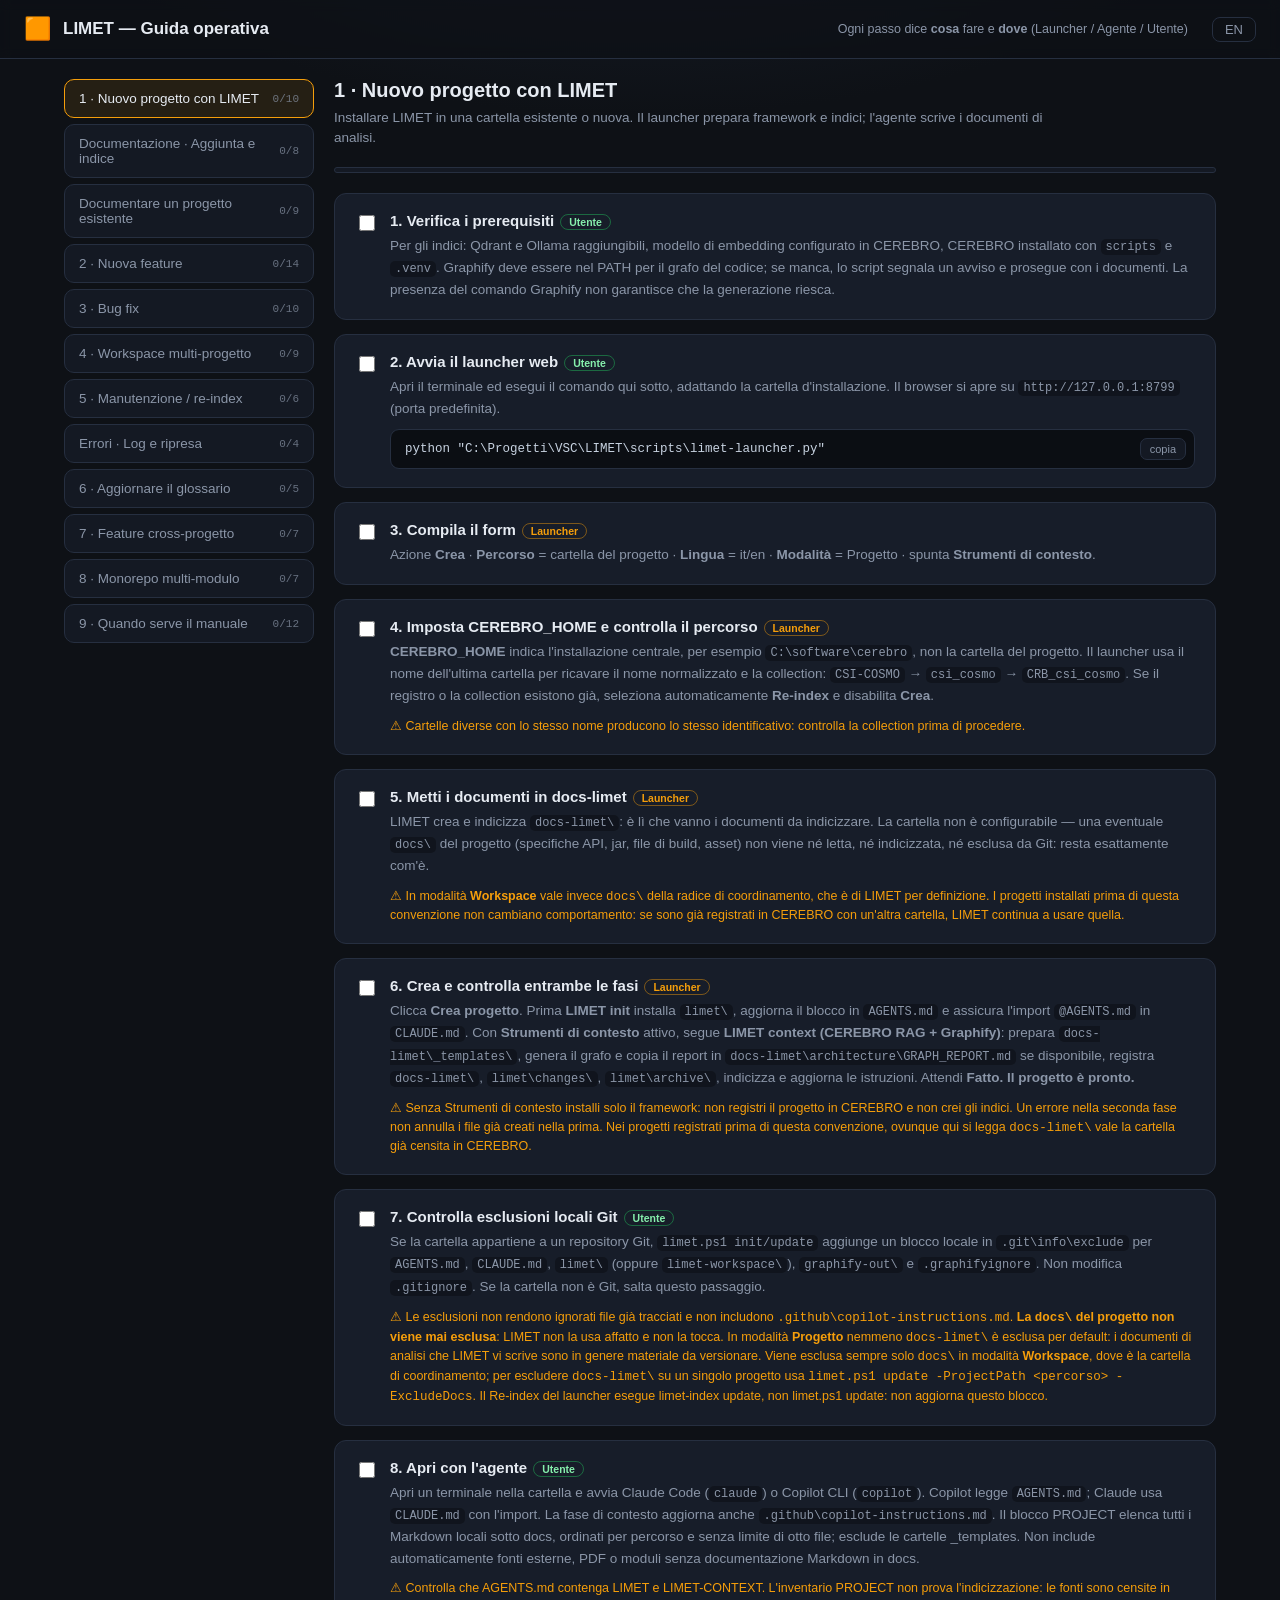
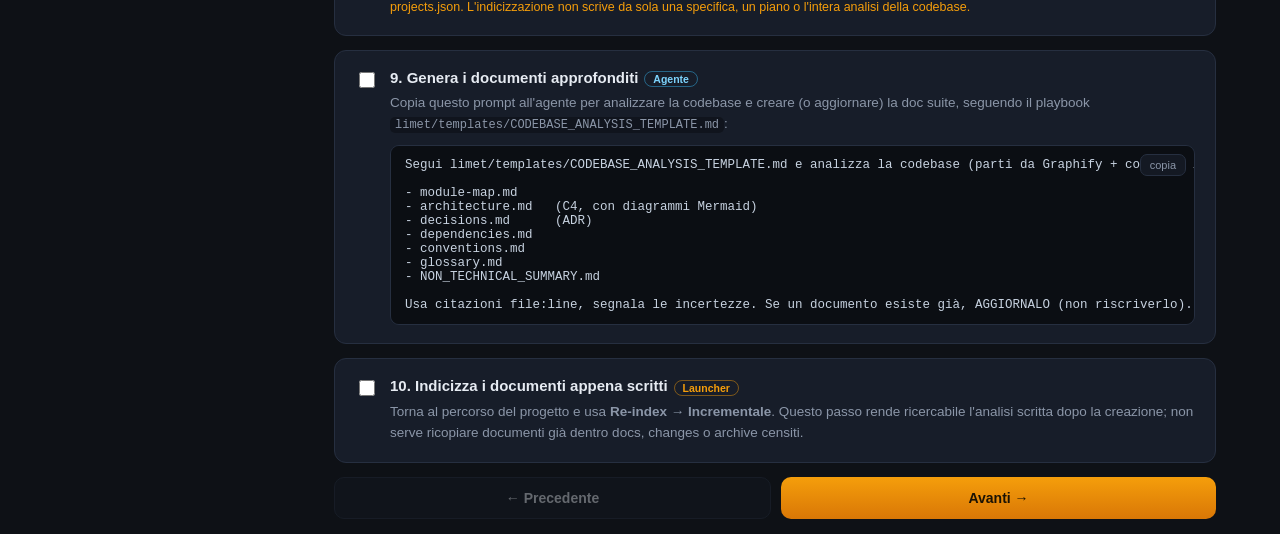
<file: it/guides/workflow.html>
<!doctype html>
<html lang="it">
<head>
<meta charset="utf-8">
<meta name="viewport" content="width=device-width, initial-scale=1">
<title>LIMET — Guida operativa</title>
<style>
  :root {
    --bg: #0e1116; --bg2: #141923; --card: #171d29; --border: #262f40;
    --text: #e6ebf2; --muted: #8b96a8; --accent: #f59e0b; --accent2: #d97706;
    --ok: #22c55e; --warn: #f59e0b; --err: #ef4444;
    --mono: "Cascadia Code", "JetBrains Mono", Consolas, monospace;
  }
  * { box-sizing: border-box; }
  body {
    margin: 0; background: radial-gradient(1200px 600px at 50% -10%, #1a2230 0%, var(--bg) 55%);
    color: var(--text); font-family: -apple-system, BlinkMacSystemFont, "Segoe UI", Roboto, Helvetica, Arial, sans-serif;
    min-height: 100vh;
  }
  .top {
    display: flex; align-items: center; gap: 12px; padding: 16px 24px;
    border-bottom: 1px solid var(--border); background: rgba(14,17,22,.7);
    position: sticky; top: 0; z-index: 10; backdrop-filter: blur(6px);
  }
  .top .logo { font-size: 22px; }
  .top h1 { font-size: 17px; margin: 0; font-weight: 700; }
  .top .sub { color: var(--muted); font-size: 12.5px; margin-left: auto; }
  .top .lang { margin-left: 12px; color: var(--muted); text-decoration: none; border: 1px solid var(--border); border-radius: 8px; padding: 4px 12px; font-size: 13px; white-space: nowrap; }
  .top .lang:hover { color: var(--text); border-color: var(--accent); }

  .layout { display: flex; gap: 20px; padding: 20px 24px; max-width: 1200px; margin: 0 auto; align-items: flex-start; }
  nav.side { width: 250px; flex-shrink: 0; display: flex; flex-direction: column; gap: 6px; position: sticky; top: 70px; }
  nav.side button {
    text-align: left; padding: 11px 14px; border: 1px solid var(--border); border-radius: 10px;
    background: var(--bg2); color: var(--muted); cursor: pointer; font-size: 13.5px; transition: all .15s;
    display: flex; align-items: center; gap: 8px;
  }
  nav.side button:hover { border-color: #3a4a63; color: var(--text); }
  nav.side button.on { border-color: var(--accent); color: var(--text); background: rgba(245,158,11,.10); }
  nav.side button .n { font-size: 11px; color: var(--muted); opacity: .7; margin-left: auto; font-family: var(--mono); }

  main { flex: 1; min-width: 0; }
  .head { margin-bottom: 18px; }
  .head h2 { font-size: 20px; margin: 0 0 6px; }
  .head p { color: var(--muted); font-size: 13.5px; margin: 0; line-height: 1.5; max-width: 720px; }

  .progress { height: 6px; background: var(--bg2); border: 1px solid var(--border); border-radius: 99px; margin: 0 0 20px; overflow: hidden; }
  .progress .bar { height: 100%; background: linear-gradient(90deg, var(--accent), var(--accent2)); width: 0%; transition: width .25s; }

  .step { border: 1px solid var(--border); border-radius: 12px; background: var(--card); padding: 18px 20px; margin-bottom: 14px; }
  .step.done { border-color: rgba(34,197,94,.35); }
  .step .row { display: flex; gap: 12px; align-items: flex-start; }
  .step input[type="checkbox"] { margin-top: 3px; accent-color: var(--accent); width: 16px; height: 16px; flex-shrink: 0; cursor: pointer; }
  .step .body { flex: 1; min-width: 0; }
  .step .t { font-size: 15px; font-weight: 700; margin-bottom: 5px; }
  .step .tag { display: inline-block; font-size: 10.5px; font-weight: 600; border-radius: 99px; padding: 1px 8px; margin-left: 6px; vertical-align: middle; }
  .tag.launcher { color: var(--accent); border: 1px solid rgba(245,158,11,.45); }
  .tag.agente { color: #7dd3fc; border: 1px solid rgba(56,189,248,.45); }
  .tag.utente { color: #86efac; border: 1px solid rgba(34,197,94,.45); }
  .step .d { color: var(--muted); font-size: 13.5px; line-height: 1.6; }
  .step .d code { background: rgba(0,0,0,.3); padding: 1px 5px; border-radius: 5px; font-family: var(--mono); font-size: 12px; }
  .note { margin-top: 10px; font-size: 12.5px; color: var(--warn); line-height: 1.5; }
  .note::before { content: "⚠ "; }
  .code { margin-top: 10px; background: #0b0e13; border: 1px solid var(--border); border-radius: 9px; font-family: var(--mono); font-size: 12.5px; padding: 12px 14px; position: relative; overflow-x: auto; white-space: pre; color: #c7d2e0; }
  .code button.copy { position: absolute; top: 8px; right: 8px; background: var(--bg2); border: 1px solid var(--border); color: var(--muted); border-radius: 7px; padding: 4px 9px; font-size: 11px; cursor: pointer; }
  .code button.copy:hover { color: var(--text); border-color: var(--accent); }

  .navb { display: flex; gap: 10px; margin-top: 6px; }
  .navb button {
    flex: 1; padding: 12px; border-radius: 10px; cursor: pointer; font-size: 14px; font-weight: 600;
    border: 1px solid var(--border); background: var(--bg2); color: var(--text);
  }
  .navb button:disabled { opacity: .4; cursor: not-allowed; }
  .navb button.primary { background: linear-gradient(180deg, var(--accent), var(--accent2)); color: #1a1204; border: none; }

  @media (max-width: 760px) {
    .layout { flex-direction: column; padding: 14px; }
    nav.side { width: 100%; flex-direction: row; flex-wrap: wrap; position: static; }
    nav.side button { flex: 1 1 45%; }
    .top .sub { display: none; }
  }
</style>
</head>
<body>
<div class="top">
  <div class="logo">🟧</div>
  <h1>LIMET — Guida operativa</h1>
  <div class="sub">Ogni passo dice <b>cosa</b> fare e <b>dove</b> (Launcher / Agente / Utente)</div>
  <a class="lang" href="../../en/guides/workflow.html">EN</a>
</div>

<div class="layout">
  <nav class="side" id="side"></nav>
  <main>
    <div class="head">
      <h2 id="scenTitle"></h2>
      <p id="scenDesc"></p>
    </div>
    <div class="progress"><div class="bar" id="bar"></div></div>
    <div id="steps"></div>
    <div class="navb">
      <button id="prev">← Precedente</button>
      <button id="next" class="primary">Avanti →</button>
    </div>
  </main>
</div>

<script>
const SCENARIOS = [
  { id: "new", title: "1 · Nuovo progetto con LIMET",
    desc: "Installare LIMET in una cartella esistente o nuova. Il launcher prepara framework e indici; l'agente scrive i documenti di analisi.",
    steps: [
      { t: "Verifica i prerequisiti", tag: "Utente", d: "Per gli indici: Qdrant e Ollama raggiungibili, modello di embedding configurato in CEREBRO, CEREBRO installato con <code>scripts</code> e <code>.venv</code>. Graphify deve essere nel PATH per il grafo del codice; se manca, lo script segnala un avviso e prosegue con i documenti. La presenza del comando Graphify non garantisce che la generazione riesca." },
      { t: "Avvia il launcher web", tag: "Utente", d: "Apri il terminale ed esegui il comando qui sotto, adattando la cartella d'installazione. Il browser si apre su <code>http://127.0.0.1:8799</code> (porta predefinita).", c: 'python "C:\\Progetti\\VSC\\LIMET\\scripts\\limet-launcher.py"' },
      { t: "Compila il form", tag: "Launcher", d: "Azione <b>Crea</b> · <b>Percorso</b> = cartella del progetto · <b>Lingua</b> = it/en · <b>Modalità</b> = Progetto · spunta <b>Strumenti di contesto</b>." },
      { t: "Imposta CEREBRO_HOME e controlla il percorso", tag: "Launcher", d: "<b>CEREBRO_HOME</b> indica l'installazione centrale, per esempio <code>C:\\software\\cerebro</code>, non la cartella del progetto. Il launcher usa il nome dell'ultima cartella per ricavare il nome normalizzato e la collection: <code>CSI-COSMO</code> → <code>csi_cosmo</code> → <code>CRB_csi_cosmo</code>. Se il registro o la collection esistono già, seleziona automaticamente <b>Re-index</b> e disabilita <b>Crea</b>.", n: "Cartelle diverse con lo stesso nome producono lo stesso identificativo: controlla la collection prima di procedere." },
      { t: "Metti i documenti in docs-limet", tag: "Launcher", d: "LIMET crea e indicizza <code>docs-limet\\</code>: è lì che vanno i documenti da indicizzare. La cartella non è configurabile — una eventuale <code>docs\\</code> del progetto (specifiche API, jar, file di build, asset) non viene né letta, né indicizzata, né esclusa da Git: resta esattamente com'è.", n: "In modalità <b>Workspace</b> vale invece <code>docs\\</code> della radice di coordinamento, che è di LIMET per definizione. I progetti installati prima di questa convenzione non cambiano comportamento: se sono già registrati in CEREBRO con un'altra cartella, LIMET continua a usare quella." },
      { t: "Crea e controlla entrambe le fasi", tag: "Launcher", d: "Clicca <b>Crea progetto</b>. Prima <b>LIMET init</b> installa <code>limet\\</code>, aggiorna il blocco in <code>AGENTS.md</code> e assicura l'import <code>@AGENTS.md</code> in <code>CLAUDE.md</code>. Con <b>Strumenti di contesto</b> attivo, segue <b>LIMET context (CEREBRO RAG + Graphify)</b>: prepara <code>docs-limet\\_templates\\</code>, genera il grafo e copia il report in <code>docs-limet\\architecture\\GRAPH_REPORT.md</code> se disponibile, registra <code>docs-limet\\</code>, <code>limet\\changes\\</code>, <code>limet\\archive\\</code>, indicizza e aggiorna le istruzioni. Attendi <b>Fatto. Il progetto è pronto.</b>", n: "Senza Strumenti di contesto installi solo il framework: non registri il progetto in CEREBRO e non crei gli indici. Un errore nella seconda fase non annulla i file già creati nella prima. Nei progetti registrati prima di questa convenzione, ovunque qui si legga <code>docs-limet\\</code> vale la cartella già censita in CEREBRO." },
      { t: "Controlla esclusioni locali Git", tag: "Utente", d: "Se la cartella appartiene a un repository Git, <code>limet.ps1 init/update</code> aggiunge un blocco locale in <code>.git\\info\\exclude</code> per <code>AGENTS.md</code>, <code>CLAUDE.md</code>, <code>limet\\</code> (oppure <code>limet-workspace\\</code>), <code>graphify-out\\</code> e <code>.graphifyignore</code>. Non modifica <code>.gitignore</code>. Se la cartella non è Git, salta questo passaggio.", n: "Le esclusioni non rendono ignorati file già tracciati e non includono <code>.github\\copilot-instructions.md</code>. <b>La <code>docs\\</code> del progetto non viene mai esclusa</b>: LIMET non la usa affatto e non la tocca. In modalità <b>Progetto</b> nemmeno <code>docs-limet\\</code> è esclusa per default: i documenti di analisi che LIMET vi scrive sono in genere materiale da versionare. Viene esclusa sempre solo <code>docs\\</code> in modalità <b>Workspace</b>, dove è la cartella di coordinamento; per escludere <code>docs-limet\\</code> su un singolo progetto usa <code>limet.ps1 update -ProjectPath &lt;percorso&gt; -ExcludeDocs</code>. Il Re-index del launcher esegue limet-index update, non limet.ps1 update: non aggiorna questo blocco." },
      { t: "Apri con l'agente", tag: "Utente", d: "Apri un terminale nella cartella e avvia Claude Code (<code>claude</code>) o Copilot CLI (<code>copilot</code>). Copilot legge <code>AGENTS.md</code>; Claude usa <code>CLAUDE.md</code> con l'import. La fase di contesto aggiorna anche <code>.github\\copilot-instructions.md</code>. Il blocco PROJECT elenca tutti i Markdown locali sotto docs, ordinati per percorso e senza limite di otto file; esclude le cartelle _templates. Non include automaticamente fonti esterne, PDF o moduli senza documentazione Markdown in docs.", n: "Controlla che AGENTS.md contenga LIMET e LIMET-CONTEXT. L'inventario PROJECT non prova l'indicizzazione: le fonti sono censite in projects.json. L'indicizzazione non scrive da sola una specifica, un piano o l'intera analisi della codebase." },
      { t: "Genera i documenti approfonditi", tag: "Agente", d: "Copia questo prompt all'agente per analizzare la codebase e creare (o aggiornare) la doc suite, seguendo il playbook <code>limet/templates/CODEBASE_ANALYSIS_TEMPLATE.md</code>:", c: "Segui limet/templates/CODEBASE_ANALYSIS_TEMPLATE.md e analizza la codebase (parti da Graphify + codice), istanzia i template in docs-limet/_templates/ (MODULE_MAP_TEMPLATE.md, ARCHITECTURE_TEMPLATE.md, CONVENTIONS_TEMPLATE.md, GLOSSARY_TEMPLATE.md) e produci/aggiorna in docs-limet/:\n\n- module-map.md\n- architecture.md   (C4, con diagrammi Mermaid)\n- decisions.md      (ADR)\n- dependencies.md\n- conventions.md\n- glossary.md\n- NON_TECHNICAL_SUMMARY.md\n\nUsa citazioni file:line, segnala le incertezze. Se un documento esiste già, AGGIORNALO (non riscriverlo). Non avviare indicizzazione automaticamente: la eseguirò dal launcher." },
      { t: "Indicizza i documenti appena scritti", tag: "Launcher", d: "Torna al percorso del progetto e usa <b>Re-index → Incrementale</b>. Questo passo rende ricercabile l'analisi scritta dopo la creazione; non serve ricopiare documenti già dentro docs, changes o archive censiti." }
    ] },
  { id: "documents", title: "Documentazione · Aggiunta e indice",
    desc: "Un solo bottone sostituisce Aggiungi documenti e Genera documentazione: copia, censisce i percorsi e aggiorna gli indici. Non scrive i documenti di analisi al posto dell'agente.",
    steps: [
      { t: "Seleziona il progetto già registrato", tag: "Launcher", d: "Imposta <b>Percorso progetto</b> e <b>CEREBRO_HOME</b>. Dopo il rilevamento di un progetto registrato o di una collection, puoi aprire <b>Documentazione</b>; la scheda è disponibile anche dopo Crea. Se non sei registrato, completa prima <b>Crea</b> con Strumenti di contesto." },
      { t: "Verifica prerequisiti", tag: "Launcher", d: "Clicca <b>Verifica prerequisiti</b>: il bottone di aggiunta si abilita solo se il progetto è registrato in CEREBRO e Qdrant e Ollama rispondono. Il controllo mostra slug, collection, cartella di destinazione e documenti presenti (al massimo 20 nomi). Una collection ancora assente <b>non</b> blocca l'aggiunta.", n: "Il conteggio riguarda la cartella di destinazione, non tutti i percorsi del registro né il numero di chunk in Qdrant. Questo controllo non verifica il modello di embedding o il successo di Graphify." },
      { t: "Inserisci file o cartelle, uno per riga", tag: "Launcher", d: "Nel campo <b>Documenti di progetto</b> inserisci percorsi locali esistenti, senza virgolette. Puoi mescolare file e cartelle. Scegli <b>Sotto-cartella</b>: nessuna, <b>features</b> o <b>bugfixes</b>. La categoria cambia la destinazione delle copie, non i percorsi originali registrati.", c: "C:\\Documenti\\COSMO\\requisiti.pdf\nC:\\Documenti\\COSMO\\analisi-feature" },
      { t: "Controlla la destinazione delle copie", tag: "Utente", d: "La destinazione è la <b>prima cartella esistente</b> nell'elenco <code>docs</code> del progetto in <code>CEREBRO_HOME\\projects.json</code>. Se non ne trova, usa <code>&lt;progetto&gt;\\docs-limet</code>. La sotto-cartella scelta viene aggiunta a questa base: <b>non è sempre docs-limet\\features</b>.", n: "Una cartella sorgente viene copiata ricorsivamente mantenendo i percorsi interni, senza aggiungere il suo nome come livello. File con la stessa destinazione possono essere sovrascritti: usa nomi distinti, non indicare la destinazione come sorgente né una cartella che la contiene. Il launcher non sposta o elimina gli originali." },
      { t: "Clicca Aggiungi documenti e aggiorna indice", tag: "Launcher", d: "Ordine effettivo: <b>1.</b> copia i file; <b>2.</b> invoca CEREBRO per aggiungere i percorsi originali validi a <code>projects.json</code>; <b>3.</b> avvia inizializzazione o aggiornamento secondo l'esistenza della collection. I vecchi percorsi restano, i nuovi si aggiungono; lo stesso percorso già censito non viene aggiunto una seconda volta.", n: "Percorsi inesistenti sono attualmente saltati. Leggi Copiati N file e Censimento percorsi nel log. Se manca il Python della .venv di CEREBRO o register_project.py, il censimento mostra un AVVISO: non considerare i percorsi registrati solo perché la copia è riuscita." },
      { t: "Comprendi la scelta automatica dell'indice", tag: "Utente", d: "Se <code>CRB_&lt;slug&gt;</code> esiste, esegue <b>limet-index update</b>: indicizzazione incrementale, Graphify e sincronizzazione dei blocchi in AGENTS.md, CLAUDE.md e copilot-instructions.md. Se manca, esegue <b>LIMET init + LIMET context</b>. Graphify opera anche sulla root workspace: crea il grafo con <code>graphify extract . --code-only --no-cluster</code> se assente, altrimenti lo aggiorna; poi genera il report con <code>cluster-only . --no-label</code>. La scansione del codice è locale, senza estrazione semantica LLM. Non serve un secondo bottone Genera documentazione.", n: "Il bottone unico non espone Forza tutto o Pulizia. Se Qdrant è assente o vuoto, CEREBRO ignora la cache locale e ricostruisce i documenti censiti. L'operazione parte dal tuo clic, non dall'agente." },
      { t: "Conferma il risultato, non solo la copia", tag: "Utente", d: "Attendi <b>Fatto. Documenti aggiunti e indicizzati.</b>, poi controlla eventuali <b>[AVVISO]</b>, <b>WARNING</b> o <b>[ERRORE]</b>. Verifica che <code>projects.json</code> contenga vecchi e nuovi percorsi. L'ingestione riguarda i formati supportati da CEREBRO, non ogni file copiato. Origine e copia possono entrambe essere fonti: non interpretare l'upsert senza duplicati come deduplicazione per contenuto tra percorsi diversi." },
      { t: "Fai scrivere o aggiornare l'analisi all'agente", tag: "Agente", d: "Dopo l'indicizzazione, chiedi all'agente di usare documenti e codice per produrre specifiche, piani o documentazione approfondita. Il bottone aggiorna il contesto e le istruzioni: <b>non genera automaticamente questi testi</b>. Quando l'agente modifica documenti già censiti, usa Re-index; per nuove fonti esterne usa di nuovo il bottone unico." }
    ] },
  { id: "reverse", title: "Documentare un progetto esistente",
    desc: "Progetto con poca o nessuna documentazione: l'agente ricava la doc suite dal codice (Graphify + sorgenti), tu la validi e la indicizzi. Il codice dice cosa fa il sistema, non perché: il business lo conferma il team.",
    steps: [
      { t: "Crea il progetto con gli strumenti di contesto", tag: "Launcher", d: "Azione <b>Crea</b> sul percorso del progetto con <b>Strumenti di contesto</b> attivo (scenario 1). Crea <code>docs-limet\\</code>, <code>docs-limet\\_templates\\</code> (ARCHITECTURE, CONVENTIONS, MODULE_MAP, GLOSSARY), il grafo del codice e registra <code>docs-limet\\</code> in CEREBRO. Se il progetto è già registrato non serve rifarlo.", n: "Senza Graphify nel PATH l'init prosegue con un avviso: l'analisi parte solo dai sorgenti, con meno precisione su dipendenze e moduli." },
      { t: "Carica il materiale che esiste (facoltativo)", tag: "Launcher", d: "Se hai anche solo poche fonti (PDF, Word, wiki esportate, note), usa <b>Documentazione → Aggiungi documenti e aggiorna indice</b>. Formati ingeriti da CEREBRO: md, txt, pdf, epub, docx, xlsx, pptx, html. Verranno copiati nella prima cartella docs censita e usati dall'agente come contesto.", n: "Se non hai nulla, salta il passo: l'analisi dal codice è comunque possibile." },
      { t: "Apri il progetto con l'agente", tag: "Utente", d: "Avvia <code>claude</code> o <code>copilot</code> nella cartella del progetto: l'agente legge <code>AGENTS.md</code> e interroga CEREBRO e Graphify. Per progetti grandi procedi per modulo o bounded context, non in un solo prompt." },
      { t: "Mappa e architettura", tag: "Agente", d: "Prima la struttura, poi l'architettura (copia il prompt):", c: "Segui limet/templates/CODEBASE_ANALYSIS_TEMPLATE.md. Parti da docs-limet/architecture/GRAPH_REPORT.md e dal grafo (graphify query / god-nodes), elenca i moduli reali dal filesystem e produci in docs-limet/, istanziando i template in docs-limet/_templates/:\n\n- module-map.md     (da MODULE_MAP_TEMPLATE.md)\n- architecture.md   (da ARCHITECTURE_TEMPLATE.md, C4 L1-L3 con Mermaid)\n- dependencies.md   (import, chiamate, servizi esterni)\n\nRegole: cita file:line per ogni affermazione non ovvia; ciò che non vedi nel codice scrivilo [da confermare]; business e motivazioni non deducibili: [da chiedere al team]. Non inventare. Un modulo alla volta. Non avviare indicizzazione: la eseguirò dal launcher." },
      { t: "Convenzioni, glossario, decisioni, sintesi", tag: "Agente", d: "Poi il resto della doc suite (copia il prompt):", c: "Continua con lo stesso playbook e produci/aggiorna in docs-limet/:\n\n- conventions.md   (da CONVENTIONS_TEMPLATE.md; generali e per-modulo)\n- glossary.md       (da GLOSSARY_TEMPLATE.md)\n- decisions.md      (ADR: una decisione per sezione, alternative e trade-off; se non deducibili dal codice, [da chiedere al team])\n- NON_TECHNICAL_SUMMARY.md  (linguaggio non tecnico)\n\nSe un documento esiste già, AGGIORNALO (solo le parti cambiate). Segnala eventuali divergenze fra codice e documenti esistenti (Gap, Stale, Uncovered, Orphaned). Non avviare indicizzazione.", n: "Per decisions.md e dependencies.md non esiste un template: l'agente segue il playbook (Fasi 3 e 5)." },
      { t: "Dove finiscono i documenti", tag: "Utente", d: "Tutto sotto la cartella <code>docs-limet\\</code> del progetto (già censita in CEREBRO):<br>• <code>docs-limet\\module-map.md</code>, <code>architecture.md</code>, <code>dependencies.md</code>, <code>conventions.md</code>, <code>glossary.md</code>, <code>decisions.md</code>, <code>NON_TECHNICAL_SUMMARY.md</code><br>• <code>docs-limet\\architecture\\GRAPH_REPORT.md</code> — copia del report Graphify (generata da Crea/Re-index se Graphify è presente)<br>• <code>docs-limet\\_templates\\</code> — template, non indicizzati<br>Non vanno in <code>limet\\changes</code> né <code>limet\\archive</code>: quelle cartelle sono per feature e bug.", n: "Workspace: i documenti d'insieme stanno in <code>docs\\</code> della root e in <code>limet-workspace\\MODULE_MAP.md</code>; ogni modulo figlio ha la propria <code>docs-limet\\</code>. Progetti correlati o in cartelle separate: ognuno documenta in casa propria, poi collegali con il pulsante <b>Progetti correlati</b> di Crea. <code>graphify-out\\</code> non viene indicizzata." },
      { t: "Rivedi e completa", tag: "Utente", d: "Cerca i marker <code>[da confermare]</code>, <code>[non verificato]</code> e <code>[da chiedere al team]</code>: risolvili con chi conosce il progetto (scopo, regole di business, motivazioni delle decisioni) e chiedi all'agente di aggiornare i documenti. Controlla che i diagrammi Mermaid si renderizzino." },
      { t: "Indicizza", tag: "Launcher", d: "Percorso del progetto → <b>Re-index → Incrementale</b>. Da qui l'analisi è ricercabile da tutte le sessioni (e dai progetti correlati). L'agente non lo esegue: te lo ricorda.", n: "Se aggiungi documenti fuori da <code>docs-limet\\</code>, usa Documentazione per censirli. <b>Più progetti correlati</b>: l'agente vede solo il codice della cartella in cui lo apri, quindi ripeti l'intero scenario <b>una volta per progetto</b> (apri l'agente in A, poi in B). Documenta e re-indicizza prima A: l'agente di B potrà consultarne i documenti per le dipendenze tra i due." },
      { t: "Mantieni aggiornato", tag: "Agente", d: "Da ora ogni feature o bug fix chiude con il passo <b>Aggiorna i documenti</b> (scenari 2 e 3): i documenti restano allineati al codice e il drift si previene." }
    ] },
  { id: "feature", title: "2 · Nuova feature",
    desc: "Carica prima i requisiti col bottone unico, poi lavora con l'agente; a fine modifica aggiorna gli indici.",
    steps: [
      { t: "Carica prima i requisiti", tag: "Launcher", d: "Se hai documenti esterni, usa <b>Documentazione → Verifica prerequisiti → Aggiungi documenti e aggiorna indice</b>, categoria <b>features</b>. Segui lo scenario Documentazione per verificare destinazione, censimento e risultato." },
      { t: "Apri il progetto con l'agente", tag: "Utente", d: "Apri la cartella con Claude Code (<code>claude</code>) o Copilot CLI (<code>copilot</code>): l'agente legge <code>AGENTS.md</code> (blocco LIMET + LIMET-CONTEXT) e sa come applicare LIMET." },
      { t: "Assegna la feature", tag: "Utente", d: "Dai all'agente la descrizione (e i documenti caricati) con questo prompt — istanzia i template e genera piano, specifica e task in un colpo:", c: "Analizza la descrizione e i documenti in docs-limet/, poi genera in limet/changes/NNNN-slug/ istanziando i template in limet/templates/:\n\n- PLAN.md  (da PLAN_TEMPLATE.md) — il perché\n  oppure, per modifiche ampie: CHANGE_PROPOSAL.md + SPEC.md + DESIGN.md\n  (da CHANGE_PROPOSAL_TEMPLATE.md + SPEC_TEMPLATE.md + DESIGN_TEMPLATE.md)\n- TASK_LIST.md  (da TASK_LIST_TEMPLATE.md) — con strategia di test per ogni task; TASK.md (da TASK_TEMPLATE.md) per un task complesso\n\nDopo aver creato la cartella della modifica, registra in C:\\software\\cerebro\\projects.json, nella lista docs del progetto/workspace corretto, i percorsi assoluti di limet\\changes e limet\\archive di ogni modulo coinvolto. Aggiungi solo i percorsi mancanti: se un percorso è già presente, lascialo invariato (operazione idempotente, non è un errore, non sovrascrivere/sostituire la lista). Non eseguire indicizzazione: ricordami di avviare Re-index incrementale dal Launcher.\n\nPoi fermati e chiedimi l'approvazione prima di implementare." },
      { t: "Esplorazione (contesto)", tag: "Agente", d: "L'agente interroga il <b>knowledge graph</b> (codice) e <b>CEREBRO</b> (documenti), e legge i documenti caricati in <code>docs-limet/</code> (coi nomi che hai specificato) + la tua descrizione." },
      { t: "Proposta", tag: "Agente", d: "Basandosi sulla tua descrizione e sul documento caricato, l'agente crea <code>limet/changes/0002-slug/PLAN.md</code> (o <code>CHANGE_PROPOSAL.md</code> per modifiche ampie)." },
      { t: "Specifica della feature", tag: "Agente", d: "L'agente crea <code>SPEC.md</code>: il documento che <b>descrive la nuova feature</b> (cosa fa, requisiti verificabili). Verrà archiviato in <code>limet/archive/</code> e indicizzato in CEREBRO." },
      { t: "Review", tag: "Utente", d: "Leggi e approva il piano. Ogni ambiguità deve essere una domanda con risposta, mai assunta." },
      { t: "Scomposizione in task", tag: "Agente", d: "L'agente crea <code>TASK_LIST.md</code> con strategia di test per ogni task." },
      { t: "Implementazione", tag: "Agente", d: "L'agente implementa nel perimetro dichiarato. Nessun effetto persistente (commit/push/deploy) senza tua autorizzazione." },
      { t: "Verifica (obbligatoria)", tag: "Agente", d: "L'agente compila <code>TEST_PLAN.md</code> (da <code>TEST_PLAN_TEMPLATE.md</code>) + <code>TEST_EXECUTION.md</code> (da <code>TEST_EXECUTION_TEMPLATE.md</code>) + <code>E2E_VERIFICATION.md</code> (da <code>E2E_VERIFICATION_TEMPLATE.md</code>)." },
      { t: "Sintesi non tecnica", tag: "Agente", d: "<code>NON_TECHNICAL_SUMMARY.md</code> (da <code>NON_TECHNICAL_SUMMARY_TEMPLATE.md</code>, se serve)." },
      { t: "Archivio", tag: "Agente", d: "L'agente compila <code>ARCHIVE_ENTRY.md</code> (da <code>ARCHIVE_ENTRY_TEMPLATE.md</code>) e sposta la cartella da <code>limet/changes/</code> a <code>limet/archive/</code>." },
      { t: "Aggiorna i documenti", tag: "Agente", d: "Dopo l'implementazione, aggiorna la doc suite (copia il prompt):", c: "Aggiorna i documenti approfonditi in docs-limet/ e NON_TECHNICAL_SUMMARY.md per riflettere le modifiche appena fatte. Segui limet/templates/CODEBASE_ANALYSIS_TEMPLATE.md. Se un documento esiste già, AGGIORNALO (non riscriverlo). Non avviare indicizzazione automaticamente: la eseguirò dal launcher." },
      { t: "Re-index", tag: "Launcher", d: "Azione <b>Re-index</b> → i documenti archiviati diventano ricercabili nel contesto RAG." }
    ] },
  { id: "bug", title: "3 · Bug fix",
    desc: "Carica prima le evidenze col bottone unico, poi correggi con l'agente e aggiorna gli indici dopo la verifica.",
    steps: [
      { t: "Carica prima le evidenze", tag: "Launcher", d: "Per documenti e log del difetto usa <b>Documentazione → Verifica prerequisiti → Aggiungi documenti e aggiorna indice</b>, categoria <b>bugfixes</b>. File copiati non significa necessariamente file indicizzabili: immagini e altri allegati vanno forniti anche all'agente se necessario." },
      { t: "Apri il progetto con l'agente", tag: "Utente", d: "Apri la cartella con Claude Code (<code>claude</code>) o Copilot CLI (<code>copilot</code>): l'agente legge <code>AGENTS.md</code> (blocco LIMET + LIMET-CONTEXT) e sa già come lavorare e interrogare CEREBRO/Graphify." },
      { t: "Assegna il bug", tag: "Utente", d: "Dai all'agente la descrizione (e i documenti caricati) con questo prompt — istanzia i template:", c: "Analizza la descrizione e i documenti in docs-limet/, poi genera in limet/changes/NNNN-slug/ istanziando i template in limet/templates/:\n\n- BUG_REPORT.md (da BUG_REPORT_TEMPLATE.md) — osservato / atteso / riproduzione\n- PLAN.md (da PLAN_TEMPLATE.md) — fix proposto\n- TASK_LIST.md (da TASK_LIST_TEMPLATE.md) — con test di regressione; TASK.md (da TASK_TEMPLATE.md) per un task complesso\n\nDopo aver creato la cartella della modifica, registra in C:\\software\\cerebro\\projects.json, nella lista docs del progetto/workspace corretto, i percorsi assoluti di limet\\changes e limet\\archive di ogni modulo coinvolto. Aggiungi solo i percorsi mancanti: se un percorso è già presente, lascialo invariato (operazione idempotente, non è un errore, non sovrascrivere/sostituire la lista). Non eseguire indicizzazione: ricordami di avviare Re-index incrementale dal Launcher.\n\nPoi fermati e chiedimi l'approvazione prima di implementare." },
      { t: "Segnala il difetto", tag: "Agente", d: "Basandosi sulla tua descrizione e sul documento caricato, l'agente crea <code>limet/changes/NNNN-slug/BUG_REPORT.md</code> (osservato / atteso / riproduzione)." },
      { t: "Isola la causa", tag: "Agente", d: "L'agente interroga il <b>knowledge graph</b> (Graphify) per localizzare il difetto e le sue dipendenze." },
      { t: "Proposta fix", tag: "Agente", d: "L'agente crea <code>PLAN.md</code> + <code>TASK_LIST.md</code> con test di regressione mirati." },
      { t: "Correggi e testa", tag: "Agente", d: "L'agente applica il fix e i test di regressione, compilando <code>TEST_PLAN.md</code> + <code>TEST_EXECUTION.md</code> (da <code>TEST_PLAN_TEMPLATE.md</code>/<code>TEST_EXECUTION_TEMPLATE.md</code>)." },
      { t: "Archivia", tag: "Agente", d: "<code>ARCHIVE_ENTRY.md</code> (da <code>ARCHIVE_ENTRY_TEMPLATE.md</code>) + sposta la cartella in <code>limet/archive/</code>." },
      { t: "Aggiorna i documenti", tag: "Agente", d: "Se il fix cambia architettura/convenzioni, aggiorna la doc suite e la sintesi non tecnica (copia il prompt):", c: "Aggiorna i documenti approfonditi in docs-limet/ e NON_TECHNICAL_SUMMARY.md per riflettere le modifiche appena fatte. Segui limet/templates/CODEBASE_ANALYSIS_TEMPLATE.md. Se un documento esiste già, AGGIORNALO (non riscriverlo). Non avviare indicizzazione automaticamente: la eseguirò dal launcher." },
      { t: "Re-index", tag: "Launcher", d: "Apri il launcher → azione <b>Re-index</b> → i documenti archiviati diventano ricercabili nel contesto RAG per le prossime sessioni." }
    ] },
  { id: "workspace", title: "4 · Workspace multi-progetto",
    desc: "Più progetti correlati coordinati da un livello condiviso limet-workspace/.",
    steps: [
      { t: "Crea il livello workspace", tag: "Launcher", d: "Azione <b>Crea</b> + Modalità <b>Workspace</b>, <b>Percorso progetto</b> = cartella padre (es. <code>C:\\Progetti\\myws</code>), Strumenti di contesto attivo e CEREBRO_HOME corretto. La cartella padre può non essere un repository Git: le esclusioni locali vengono saltate senza bloccare la creazione." },
      { t: "Distingui workspace da progetto", tag: "Utente", d: "Workspace crea <code>limet-workspace\\</code>, mappa e template di coordinamento. Registra changes, archive, MODULE_MAP.md e <code>docs\\</code> della root in CEREBRO. Graphify analizza il codice sotto la root, inclusi i moduli, genera <code>graphify-out\\graph.json</code> e copia il report in <code>docs\\architecture\\GRAPH_REPORT.md</code>. Non installa LIMET nei figli. Le loro collection restano separate: root CSI-COSMO → <code>CRB_csi_cosmo</code>; modulo cosmoauthorization → <code>CRB_cosmoauthorization</code>." },
      { t: "Compila MODULE_MAP", tag: "Utente", d: "Compila <code>limet-workspace/MODULE_MAP.md</code>: elenco progetti/moduli, ruoli, dipendenze e contratti." },
      { t: "Inizializza i figli", tag: "Launcher", d: "Imposta il percorso di ciascun progetto figlio e usa <b>Crea</b> in modalità <b>Progetto</b>, con Strumenti di contesto attivo. Fallo per <b>ogni</b> modulo del MODULE_MAP, comprese librerie condivise e moduli di soli script (es. SQL) senza codice di dominio. Ciascuno ha cartella limet e indice propri. Lo script rileva <code>limet-workspace</code> nel padre immediato e registra la collection del workspace come fonte aggiuntiva per il figlio: non fonde automaticamente tutte le collection." },
      { t: "Alternativa: progetti in cartelle non annidate", tag: "Launcher", d: "Senza cartella padre comune non serve il workspace: in <b>Crea</b> premi <b>Progetti correlati →</b>: nella pagina che si apre inserisci i percorsi (uno per riga, almeno 2) e premi in fondo <b>Crea progetti correlati</b>. Viene eseguita la Crea standard su ogni progetto non ancora registrato e poi vengono collegati. Ogni progetto cerca anche nella documentazione degli altri, senza Re-index aggiuntivo. <b>Scollega</b> o <b>Rimuovi</b> ripuliscono i collegamenti.", n: "Lingua e Strumenti di contesto (obbligatorio) della pagina Crea valgono per tutti. Collega solo la documentazione (RAG); i grafi Graphify restano per progetto. Le cartelle finali devono avere nomi diversi. Non disponibile in modalità Workspace." },
      { t: "Apri il workspace con l'agente", tag: "Utente", d: "Per coordinare una modifica che tocca più progetti, apri la cartella workspace con l'agente: legge <code>AGENTS.md</code> e <code>MODULE_MAP.md</code>." },
      { t: "Modifica cross-progetto", tag: "Agente", d: "L'agente crea <code>limet-workspace/changes/NNNN-slug/CROSS_PROJECT_CHANGE.md</code> (da <code>CROSS_PROJECT_CHANGE_TEMPLATE.md</code>) con ordine produttore→consumatori." },
      { t: "Aggiorna i documenti", tag: "Agente", d: "Aggiorna la mappa e i documenti del workspace. L'init workspace copia template di coordinamento, non il playbook completo dei figli: usa i template realmente disponibili.", c: "Aggiorna limet-workspace/MODULE_MAP.md e i documenti di coordinamento per riflettere le modifiche. Usa limet-workspace/templates/ e i template installati nei progetti coinvolti. Mantieni allineati piano, task e verifiche. Non avviare indicizzazione automaticamente.", n: "docs della root è censita da init workspace e dal Re-index workspace se esiste. Per ulteriori fonti esterne usa Documentazione." },
      { t: "Chiusura + re-index del coordinamento", tag: "Utente", d: "Quando tutti i progetti sono 'done' e la verifica end-to-end è positiva: Launcher → Percorso workspace → Re-index → Incrementale → clic Re-index. Il launcher riconosce <code>limet-workspace</code> e passa la modalità workspace allo script. Ripeti sui percorsi dei figli coinvolti. L'agente non esegue il re-index: te lo ricorda periodicamente dopo modifiche a codice/documenti, al termine di un task o dell'archiviazione." }
    ] },
  { id: "maint", title: "5 · Manutenzione / re-index",
    desc: "Tenere aggiornati indice RAG (CEREBRO) e knowledge graph (Graphify).",
    steps: [
      { t: "Scegli Re-index per fonti già censite", tag: "Launcher", d: "Imposta il percorso e CEREBRO_HOME, scegli <b>Re-index</b>. Non copia documenti e non aggiunge nuovi percorsi al registro. Per fonti esterne non ancora registrate usa Documentazione. Per file nuovi dentro cartelle già censite basta Re-index." },
      { t: "Incrementale (predefinita)", tag: "Launcher", d: "Indicizza file nuovi o modificati, riusa la cache per quelli invariati. Non ripulisce i chunk di file cancellati o spostati. Aggiorna anche Graphify, se disponibile, e i blocchi delle istruzioni. Attendi <b>Fatto. Indici aggiornati.</b>", n: "Il riuso degli identificativi evita duplicati dello stesso percorso; non garantisce deduplicazione di copie dello stesso testo in percorsi diversi." },
      { t: "Forza tutto", tag: "Launcher", d: "Ignora la cache dell'ingestione e ricalcola tutti i documenti censiti (<code>--force</code>). Più costoso di Incrementale. Non significa eliminare e ricreare la collection, né pulire le fonti scomparse." },
      { t: "Incrementale + pulizia", tag: "Launcher", d: "Passa <code>--prune</code>: oltre all'incrementale, rimuove dalla collection i chunk di file non più presenti. Il launcher chiede conferma. È una pulizia dell'indice Qdrant, non una cancellazione di file o repository.", n: "Controlla prima che le sorgenti siano raggiungibili. Non scegliere pulizia per tentare di risolvere un percorso errato o una cartella temporaneamente indisponibile." },
      { t: "Status", tag: "Launcher", d: "Azione <b>Status</b> → <b>Mostra status</b>: consulta progetti registrati e conteggi. Non confondere numero di chunk con numero di documenti; un documento può produrre molti chunk." },
      { t: "Rimuovi solo il censimento", tag: "Launcher", d: "Azione <b>Rimuovi</b> → conferma: toglie il progetto da <code>CEREBRO_HOME\\projects.json</code>. Non elimina collection Qdrant, sorgenti, repository, cartelle LIMET o istruzioni. Se la collection resta, il rilevamento automatico può ancora selezionare Re-index: Rimuovi non è un reset completo." }
    ] },
  { id: "errors", title: "Errori · Log e ripresa",
    desc: "Le operazioni sono sequenziali, senza rollback: conserva i dati e riprendi solo la fase necessaria.",
    steps: [
      { t: "Leggi il risultato finale", tag: "Utente", d: "Il messaggio <b>LIMET init complete</b> vale solo per la prima fase: non prova che CEREBRO e Graphify siano pronti. Un exit code non zero ferma la sequenza con <b>[ERRORE]</b>. Avvisi di Graphify o del censimento possono invece lasciare proseguire: controllali anche se compare Fatto." },
      { t: "Registro vuoto o non valido", tag: "Utente", d: "Il registro è <code>CEREBRO_HOME\\projects.json</code>. Il loader CEREBRO aggiornato inizializza un file vuoto a <code>{}</code>, poi la registrazione scrive progetto e percorsi. JSON malformato continua a essere un errore: conserva il contenuto e correggi la sintassi, non azzerare un registro con altri progetti." },
      { t: "Cartella non Git", tag: "Utente", d: "Una root workspace senza <code>.git</code> è valida. <code>limet.ps1</code> aggiornato salta le esclusioni locali. Se ricompare fatal: not a git repository, controlla che il launcher usi lo script corretto e aggiornato; non creare o cancellare repository per aggirare il problema." },
      { t: "Ferma e riprendi con prudenza", tag: "Launcher", d: "<b>Ferma</b> richiede conferma e interrompe il processo avviato. Non annulla copie, registrazioni o chunk già scritti. Dopo un errore o uno stop controlla registro, destinazione e collection prima di riprovare; non cancellare moduli, sorgenti o repository per ripartire.", n: "Dopo un errore a metà creazione, Crea può risultare disabilitato perché il registro è già scritto. Re-index aggiorna gli indici, ma non ripete tutta l'installazione del framework." }
    ] },
  { id: "glossary", title: "6 · Aggiornare il glossario",
    desc: "Terminologia condivisa: si aggiorna lavorando con l'agente, poi si re-indicizza dal launcher.",
    steps: [
      { t: "Apri il progetto con l'agente", tag: "Utente", d: "Apri la cartella con Claude Code o Copilot: l'agente legge <code>AGENTS.md</code> e sa dove stanno i documenti." },
      { t: "Assegna l'aggiornamento", tag: "Utente", d: "Chiedi all'agente di fissare un termine ambiguo nel glossario." },
      { t: "Rileva l'ambiguità", tag: "Agente", d: "Un termine/concetto/acronimo usato in modi confusi (§7 del manuale)." },
      { t: "Aggiorna il glossario", tag: "Agente", d: "L'agente compila <code>docs-limet/glossary.md</code> istanziando <code>GLOSSARY_TEMPLATE.md</code> (termini, concetti tecnici, acronimi)." },
      { t: "Re-index", tag: "Launcher", d: "Apri il launcher → azione <b>Re-index</b> → il glossario entra nel contesto RAG." }
    ] },
  { id: "cross-feature", title: "7 · Feature cross-progetto",
    desc: "Feature che attraversa più progetti: si coordina con l'agente nel workspace, poi si re-indicizza.",
    steps: [
      { t: "Apri il workspace con l'agente", tag: "Utente", d: "Apri la cartella workspace con l'agente: legge <code>AGENTS.md</code> e <code>MODULE_MAP.md</code> per coordinare i progetti coinvolti." },
      { t: "Documento ombrello", tag: "Agente", d: "L'agente crea <code>limet-workspace/changes/NNNN-slug/CROSS_PROJECT_CHANGE.md</code> (da <code>CROSS_PROJECT_CHANGE_TEMPLATE.md</code>)." },
      { t: "Definisci il contratto", tag: "Agente", d: "Forma del contratto condiviso (API/schema/evento) scritta prima nel doc workspace." },
      { t: "Ciclo per-progetto", tag: "Agente", d: "Ogni progetto fa il proprio ciclo nei propri <code>limet/changes/</code> (link, non duplica)." },
      { t: "Sintesi", tag: "Agente", d: "<code>NON_TECHNICAL_SUMMARY.md</code> (da <code>NON_TECHNICAL_SUMMARY_TEMPLATE.md</code>) a livello workspace." },
      { t: "Aggiorna i documenti", tag: "Agente", d: "Aggiorna mappa, documento ombrello e documenti nei progetti coinvolti (copia il prompt):", c: "Aggiorna limet-workspace/MODULE_MAP.md, CROSS_PROJECT_CHANGE.md e la doc suite dei progetti coinvolti per riflettere la feature cross-progetto. Usa i template disponibili a ciascun livello. Mantieni allineati piano, task e verifiche. Se un documento esiste già, AGGIORNALO. Non avviare indicizzazione automaticamente." },
      { t: "Chiusura + re-index", tag: "Utente", d: "Tutti 'done' + end-to-end positivo: Launcher → Percorso workspace → Re-index → Incrementale → clic Re-index. Ripeti per i singoli progetti coinvolti. L'agente ricorda questi passi, non li esegue." }
    ] },
  { id: "monorepo", title: "8 · Monorepo multi-modulo",
    desc: "Variante del workspace: moduli di uno stesso repository (Appendice C.4).",
    steps: [
      { t: "Workspace sulla root", tag: "Launcher", d: "Azione <b>Crea</b> + Modalità <b>Workspace</b> sulla root del monorepo." },
      { t: "Mappa i moduli", tag: "Utente", d: "Compila <code>MODULE_MAP.md</code>: i moduli sono della stessa repo ('own repository?' = no)." },
      { t: "Inizializza i moduli", tag: "Launcher", d: "Azione <b>Crea</b> su ogni modulo (sotto-cartella)." },
      { t: "Apri il monorepo con l'agente", tag: "Utente", d: "Per il cambio contratto, apri la root (o il modulo) con l'agente: legge <code>MODULE_MAP.md</code> e rispetta l'ordine produttore→consumatori." },
      { t: "Cambio contratto", tag: "Agente", d: "Singolo commit/PR ammesso, ma ordine logico produttore → consumatori.", n: "Il vincolo di verifica e2e tra moduli resta obbligatorio." },
      { t: "Aggiorna i documenti", tag: "Agente", d: "Aggiorna mappa, contratto e documentazione dei moduli coinvolti (copia il prompt):", c: "Aggiorna limet-workspace/MODULE_MAP.md, il documento cross-progetto e la doc suite dei moduli per riflettere il cambio contratto. Usa i template disponibili a ciascun livello. Mantieni allineati piano, task e verifiche. Se un documento esiste già, AGGIORNALO. Non avviare indicizzazione automaticamente." },
      { t: "Aggiorna gli indici ai due livelli", tag: "Utente", d: "Dal launcher seleziona i percorsi dei moduli e della root workspace, uno alla volta: Re-index → Incrementale → clic Re-index. L'agente ricorda periodicamente di farlo dopo modifiche a codice/documenti; non avvia indicizzazione." }
    ] },
  { id: "manual", title: "9 · Quando serve il manuale",
    desc: "La guida copre l'uso operativo. Questa mappa dice dove guardare nel manuale per il 'perché' e i casi limite.",
    steps: [
      { t: "Principi e tracciabilità", d: "→ <code>FRAMEWORK_MANUAL.md</code> <b>§1 / §1.2</b> — ogni ambiguità = domanda contestuale (risposta + data)." },
      { t: "Categorie di contesto", d: "→ <b>§2</b> — documentale (2.1), strutturale (2.2), dati reali (2.3), combinazione (2.4)." },
      { t: "Ciclo di vita completo", d: "→ <b>§3</b> — fasi fluide: puoi tornare indietro." },
      { t: "Convenzioni di lavoro", d: "→ <b>§4</b>." },
      { t: "Anti-pattern da evitare", d: "→ <b>§5</b>." },
      { t: "Verifica vincolante (test obbligatori)", d: "→ <b>§1.5 / §5</b> — nessun task 'done' senza strategia di verifica." },
      { t: "Adattabilità senza tool", d: "→ <b>§7</b> — degrado controllato senza CEREBRO/Graphify." },
      { t: "Indice dei template", d: "→ <b>§8</b>." },
      { t: "Attivazione pratica (AGENTS.md + CLAUDE.md)", d: "→ <b>§9</b> — meccanismo single-source." },
      { t: "Setup CEREBRO/Graphify (riferimento)", d: "→ <b>Appendice A</b>." },
      { t: "Esempi operativi passo-passo", d: "→ <b>Appendice B</b>." },
      { t: "Multi-progetto / workspace", d: "→ <b>Appendice C</b>." }
    ] }
];

const state = { idx: 0 };
function storageKey() { return "limet-guide:v2:" + SCENARIOS[state.idx].id; }

function renderSide() {
  const side = document.getElementById("side");
  side.innerHTML = "";
  SCENARIOS.forEach((s, i) => {
    const b = document.createElement("button");
    b.className = i === state.idx ? "on" : "";
    b.innerHTML = `<span>${s.title}</span><span class="n">${doneCount(s)}/${s.steps.length}</span>`;
    b.onclick = () => { state.idx = i; render(); };
    side.appendChild(b);
  });
}
function doneCount(s) {
  const v = JSON.parse(localStorage.getItem("limet-guide:v2:" + s.id) || "[]");
  return s.steps.filter((_, i) => v[i]).length;
}
function esc(s) { return s.replace(/&/g, "&amp;").replace(/</g, "&lt;").replace(/>/g, "&gt;"); }
function copy(btn, text) {
  const ok = () => { btn.textContent = "copiato ✓"; setTimeout(() => btn.textContent = "copia", 1200); };
  if (navigator.clipboard) navigator.clipboard.writeText(text).then(ok).catch(ok); else ok();
}

function render() {
  const s = SCENARIOS[state.idx];
  document.getElementById("scenTitle").textContent = s.title;
  document.getElementById("scenDesc").textContent = s.desc;
  const saved = JSON.parse(localStorage.getItem(storageKey()) || "[]");
  const stepsEl = document.getElementById("steps");
  stepsEl.innerHTML = "";
  s.steps.forEach((st, i) => {
    const el = document.createElement("div");
    el.className = "step" + (saved[i] ? " done" : "");
    const note = st.n ? `<div class="note">${st.n}</div>` : "";
    const tag = st.tag ? `<span class="tag ${st.tag.toLowerCase()}">${st.tag}</span>` : "";
    const code = st.c ? `<div class="code"><button class="copy">copia</button>${esc(st.c)}</div>` : "";
    el.innerHTML = `<div class="row"><input type="checkbox" ${saved[i] ? "checked" : ""}><div class="body"><div class="t">${i + 1}. ${st.t}${tag}</div><div class="d">${st.d}</div>${code}${note}</div></div>`;
    el.querySelector("input").onchange = (e) => {
      const cur = JSON.parse(localStorage.getItem(storageKey()) || "[]");
      cur[i] = e.target.checked;
      localStorage.setItem(storageKey(), JSON.stringify(cur));
      el.classList.toggle("done", e.target.checked);
      updateBar(); renderSide();
    };
    const cp = el.querySelector("button.copy");
    if (cp) cp.onclick = () => copy(cp, st.c);
    stepsEl.appendChild(el);
  });
  document.getElementById("prev").disabled = state.idx === 0;
  document.getElementById("next").disabled = state.idx === SCENARIOS.length - 1;
  updateBar();
  renderSide();
}
function updateBar() {
  const s = SCENARIOS[state.idx];
  const v = JSON.parse(localStorage.getItem(storageKey()) || "[]");
  const done = s.steps.filter((_, i) => v[i]).length;
  document.getElementById("bar").style.width = (done / s.steps.length * 100) + "%";
}

document.getElementById("prev").onclick = () => { state.idx = Math.max(0, state.idx - 1); render(); };
document.getElementById("next").onclick = () => { state.idx = Math.min(SCENARIOS.length - 1, state.idx + 1); render(); };
render();
</script>
</body>
</html>
</file>
<file: guida-team/assets/style.css>
:root{
  --bg:#0b1220;--bg2:#101a30;--card:#16213c;--card2:#1c294a;--text:#eef2fb;--dim:#b4bfd9;
  --accent:#f97316;--accent2:#fdba74;--blue:#38bdf8;--green:#4ade80;--purple:#c084fc;--red:#f87171;--yellow:#fcd34d;
  --border:#2b3a63;--radius:14px;--side:280px;--code:#0a0f1d;
}
:root[data-theme="light"]{
  --bg:#f5f7fc;--bg2:#e9eef9;--card:#ffffff;--card2:#f0f4fc;--text:#14203b;--dim:#4a5878;
  --accent:#d9560a;--accent2:#b84508;--blue:#0369a1;--green:#15803d;--purple:#7e22ce;--red:#b91c1c;--yellow:#a16207;
  --border:#cbd5ea;--code:#eef2fa;
}
*{box-sizing:border-box}
html{scroll-behavior:smooth}
body{margin:0;background:var(--bg);color:var(--text);font:16px/1.65 "Segoe UI",Roboto,Helvetica,Arial,sans-serif}
a{color:var(--blue)}
code,kbd{font-family:Consolas,"Cascadia Mono",monospace;font-size:.9em}
code{background:var(--code);border:1px solid var(--border);padding:1px 6px;border-radius:6px}
#progress{position:fixed;top:0;left:0;height:4px;width:0;background:linear-gradient(90deg,var(--accent),var(--yellow));z-index:50;transition:width .15s}

/* layout */
aside#side{position:fixed;inset:0 auto 0 0;width:var(--side);background:var(--bg2);border-right:1px solid var(--border);
  display:flex;flex-direction:column;z-index:40;transition:transform .2s}
.brand{padding:18px 18px 10px}
.brand b{font-size:22px;letter-spacing:.04em;color:var(--accent2)}
.brand small{display:block;color:var(--dim);font-size:12px}
#q{margin:6px 14px 8px;padding:9px 12px;border-radius:10px;border:1px solid var(--border);background:var(--card);color:var(--text);font-size:14px}
nav#nav{overflow:auto;padding:4px 10px 16px;flex:1}
nav#nav .grp{font-size:11px;text-transform:uppercase;letter-spacing:.09em;color:var(--dim);margin:14px 8px 4px}
nav#nav a{display:flex;gap:9px;align-items:center;padding:7px 10px;border-radius:9px;color:var(--text);text-decoration:none;font-size:14.5px}
nav#nav a:hover{background:var(--card)}
nav#nav a.active{background:var(--card2);box-shadow:inset 3px 0 0 var(--accent)}
nav#nav a .ck{margin-left:auto;color:var(--green);font-size:13px;opacity:0}
nav#nav a.seen .ck{opacity:1}
.sidefoot{padding:10px 14px;border-top:1px solid var(--border);display:flex;gap:8px}
.sidefoot button{flex:1}
main{margin-left:var(--side);padding:30px 34px 90px;max-width:calc(var(--side) + 1120px)}
#burger{display:none;position:fixed;top:10px;left:10px;z-index:45;background:var(--card);color:var(--text);border:1px solid var(--border);border-radius:10px;padding:8px 12px;font-size:18px}
@media(max-width:980px){
  aside#side{transform:translateX(-100%)}aside#side.open{transform:none}
  main{margin-left:0;padding:60px 16px 80px}#burger{display:block}
}

/* sections */
section.page{display:none;animation:fade .25s}
section.page.on{display:block}
@keyframes fade{from{opacity:0;transform:translateY(6px)}to{opacity:1;transform:none}}
h1{font-size:clamp(28px,4vw,40px);line-height:1.2;margin:0 0 6px}
h2{font-size:26px;margin:34px 0 10px}
h3{font-size:19px;margin:22px 0 6px;color:var(--accent2)}
.lead{font-size:18px;color:var(--dim);max-width:820px}
.kicker{display:inline-block;font-size:12px;letter-spacing:.08em;text-transform:uppercase;color:var(--accent2);background:rgba(249,115,22,.12);border:1px solid rgba(249,115,22,.35);padding:3px 12px;border-radius:99px;margin-bottom:10px}
.card{background:var(--card);border:1px solid var(--border);border-radius:var(--radius);padding:20px 22px;margin:16px 0}
.grid{display:grid;gap:14px}.g2{grid-template-columns:repeat(2,1fr)}.g3{grid-template-columns:repeat(3,1fr)}.g4{grid-template-columns:repeat(4,1fr)}
@media(max-width:900px){.g3,.g4{grid-template-columns:repeat(2,1fr)}}
@media(max-width:620px){.g2,.g3,.g4{grid-template-columns:1fr}}
.mini{background:var(--card2);border:1px solid var(--border);border-radius:12px;padding:14px 16px}
.mini h4{margin:0 0 6px;font-size:15px}
.mini .big{font-size:30px;line-height:1}
.analogy{background:var(--card2);border-left:4px solid var(--accent);border-radius:0 12px 12px 0;padding:14px 18px;margin:16px 0}
.analogy b:first-child{color:var(--accent2)}
.callout{border-radius:12px;padding:14px 18px;margin:16px 0;border:1px solid}
.callout.warn{background:rgba(248,113,113,.1);border-color:rgba(248,113,113,.5)}
.callout.ok{background:rgba(74,222,128,.1);border-color:rgba(74,222,128,.5)}
.callout.info{background:rgba(56,189,248,.1);border-color:rgba(56,189,248,.5)}
.callout b.t{display:block;margin-bottom:2px}
.chip{display:inline-block;padding:2px 10px;border-radius:99px;font-size:12px;font-weight:700;border:1px solid}
.chip.blue{color:var(--blue);border-color:var(--blue);background:rgba(56,189,248,.12)}
.chip.purple{color:var(--purple);border-color:var(--purple);background:rgba(192,132,252,.12)}
.chip.green{color:var(--green);border-color:var(--green);background:rgba(74,222,128,.12)}
.chip.orange{color:var(--accent2);border-color:var(--accent);background:rgba(249,115,22,.12)}
.chip.red{color:var(--red);border-color:var(--red);background:rgba(248,113,113,.12)}
ul.ck{list-style:none;padding:0;margin:10px 0}
ul.ck li{position:relative;padding:7px 0 7px 28px;border-bottom:1px dashed var(--border)}
ul.ck li:last-child{border:0}
ul.ck li::before{content:"✓";position:absolute;left:0;color:var(--green);font-weight:700}
ul.x li::before{content:"✗";color:var(--red)}
table{width:100%;border-collapse:collapse;margin:12px 0;font-size:15px}
th,td{border:1px solid var(--border);padding:9px 12px;text-align:left;vertical-align:top}
th{background:var(--card2)}
.tablewrap{overflow-x:auto}

/* code */
.cmd{position:relative;background:var(--code);border:1px solid var(--border);border-radius:10px;margin:10px 0;padding:12px 78px 12px 14px;font-family:Consolas,monospace;font-size:14px;white-space:pre-wrap;word-break:break-word;color:var(--text)}
.cmd .copy{position:absolute;top:8px;right:8px}
.cmd .c{color:var(--dim)}

/* buttons */
button,.btn{font:inherit;cursor:pointer}
.btn,button.b{background:var(--card2);color:var(--text);border:1px solid var(--border);padding:7px 14px;border-radius:9px;font-size:14px}
.btn:hover,button.b:hover{border-color:var(--accent)}
.btn.pri{background:var(--accent);border-color:var(--accent);color:#1a0d00;font-weight:700}
.tabs{display:flex;gap:8px;flex-wrap:wrap;margin:14px 0}
.tabs button{background:var(--card);color:var(--text);border:1px solid var(--border);border-radius:99px;padding:7px 16px;font-size:14.5px}
.tabs button.on{background:var(--accent);border-color:var(--accent);color:#1a0d00;font-weight:700}
.pager{display:flex;justify-content:space-between;gap:10px;margin-top:40px;padding-top:18px;border-top:1px solid var(--border)}

/* svg figures */
figure{margin:18px 0;background:var(--card);border:1px solid var(--border);border-radius:var(--radius);padding:14px}
figure svg{width:100%;height:auto;display:block}
figcaption{color:var(--dim);font-size:14px;margin-top:8px;text-align:center}
svg text{font-family:"Segoe UI",Roboto,Arial,sans-serif;fill:var(--text)}
svg .dim{fill:var(--dim)}
svg .box{fill:var(--card2);stroke:var(--border);stroke-width:2}
svg .ln{stroke:var(--dim);stroke-width:2.5;fill:none}
svg .hl{stroke:var(--accent);stroke-width:3;fill:none}
svg .tt{font-weight:700}

/* lifecycle */
.phases{display:flex;gap:6px;flex-wrap:wrap;margin:14px 0}
.phases button{flex:1 1 105px;background:var(--card);color:var(--text);border:1px solid var(--border);border-radius:12px;padding:10px 6px;text-align:center;font-size:13.5px}
.phases button .n{display:block;font-size:22px;font-weight:800;color:var(--accent2)}
.phases button.on{border-color:var(--accent);background:var(--card2);box-shadow:0 0 0 2px rgba(249,115,22,.3)}
.phases button.opt{border-style:dashed}
#phaseBody h3{margin-top:0}

/* stepper */
.steps{counter-reset:s;list-style:none;padding:0}
.steps>li{counter-increment:s;position:relative;padding:4px 0 18px 54px;border-left:2px solid var(--border);margin-left:18px}
.steps>li::before{content:counter(s);position:absolute;left:-19px;top:0;width:36px;height:36px;border-radius:50%;background:var(--accent);color:#1a0d00;font-weight:800;display:flex;align-items:center;justify-content:center}
.steps>li:last-child{border-left-color:transparent}
.steps>li>b{display:block;font-size:17px}

/* tree */
.tree{font-family:Consolas,monospace;font-size:14.5px;background:var(--code);border:1px solid var(--border);border-radius:12px;padding:14px 18px;overflow-x:auto;white-space:pre;line-height:1.6}
.tree .n{color:var(--dim)}.tree .h{color:var(--accent2);font-weight:700}

/* accordion */
details{background:var(--card);border:1px solid var(--border);border-radius:12px;margin:8px 0;padding:0 16px}
details summary{cursor:pointer;padding:12px 0;font-weight:600;list-style:none}
details summary::before{content:"▸ ";color:var(--accent2)}
details[open] summary::before{content:"▾ "}
details>div{padding:0 0 14px;color:var(--dim)}

/* checklist & quiz */
.chk label{display:flex;gap:10px;padding:8px 4px;border-bottom:1px dashed var(--border);cursor:pointer}
.chk input{width:20px;height:20px;accent-color:var(--accent);flex:none;margin-top:3px}
.chk label.done span{text-decoration:line-through;color:var(--dim)}
.q{background:var(--card);border:1px solid var(--border);border-radius:12px;padding:16px;margin:12px 0}
.q .opt{display:block;width:100%;text-align:left;margin:6px 0;padding:10px 14px;background:var(--card2);color:var(--text);border:1px solid var(--border);border-radius:10px}
.q .opt:hover{border-color:var(--accent)}
.q .opt.good{border-color:var(--green);background:rgba(74,222,128,.15)}
.q .opt.bad{border-color:var(--red);background:rgba(248,113,113,.15)}
.q .why{display:none;margin-top:8px;color:var(--dim);font-size:15px}
.q.answered .why{display:block}
.glos dt{font-weight:700;color:var(--accent2);margin-top:12px}
.glos dd{margin:2px 0 0}
.hide{display:none!important}
.sticky-note{font-size:13px;color:var(--dim)}
@media print{aside#side,#burger,#progress,.pager,.tabs{display:none}main{margin:0}section.page{display:block!important;page-break-after:always}}
</file>
